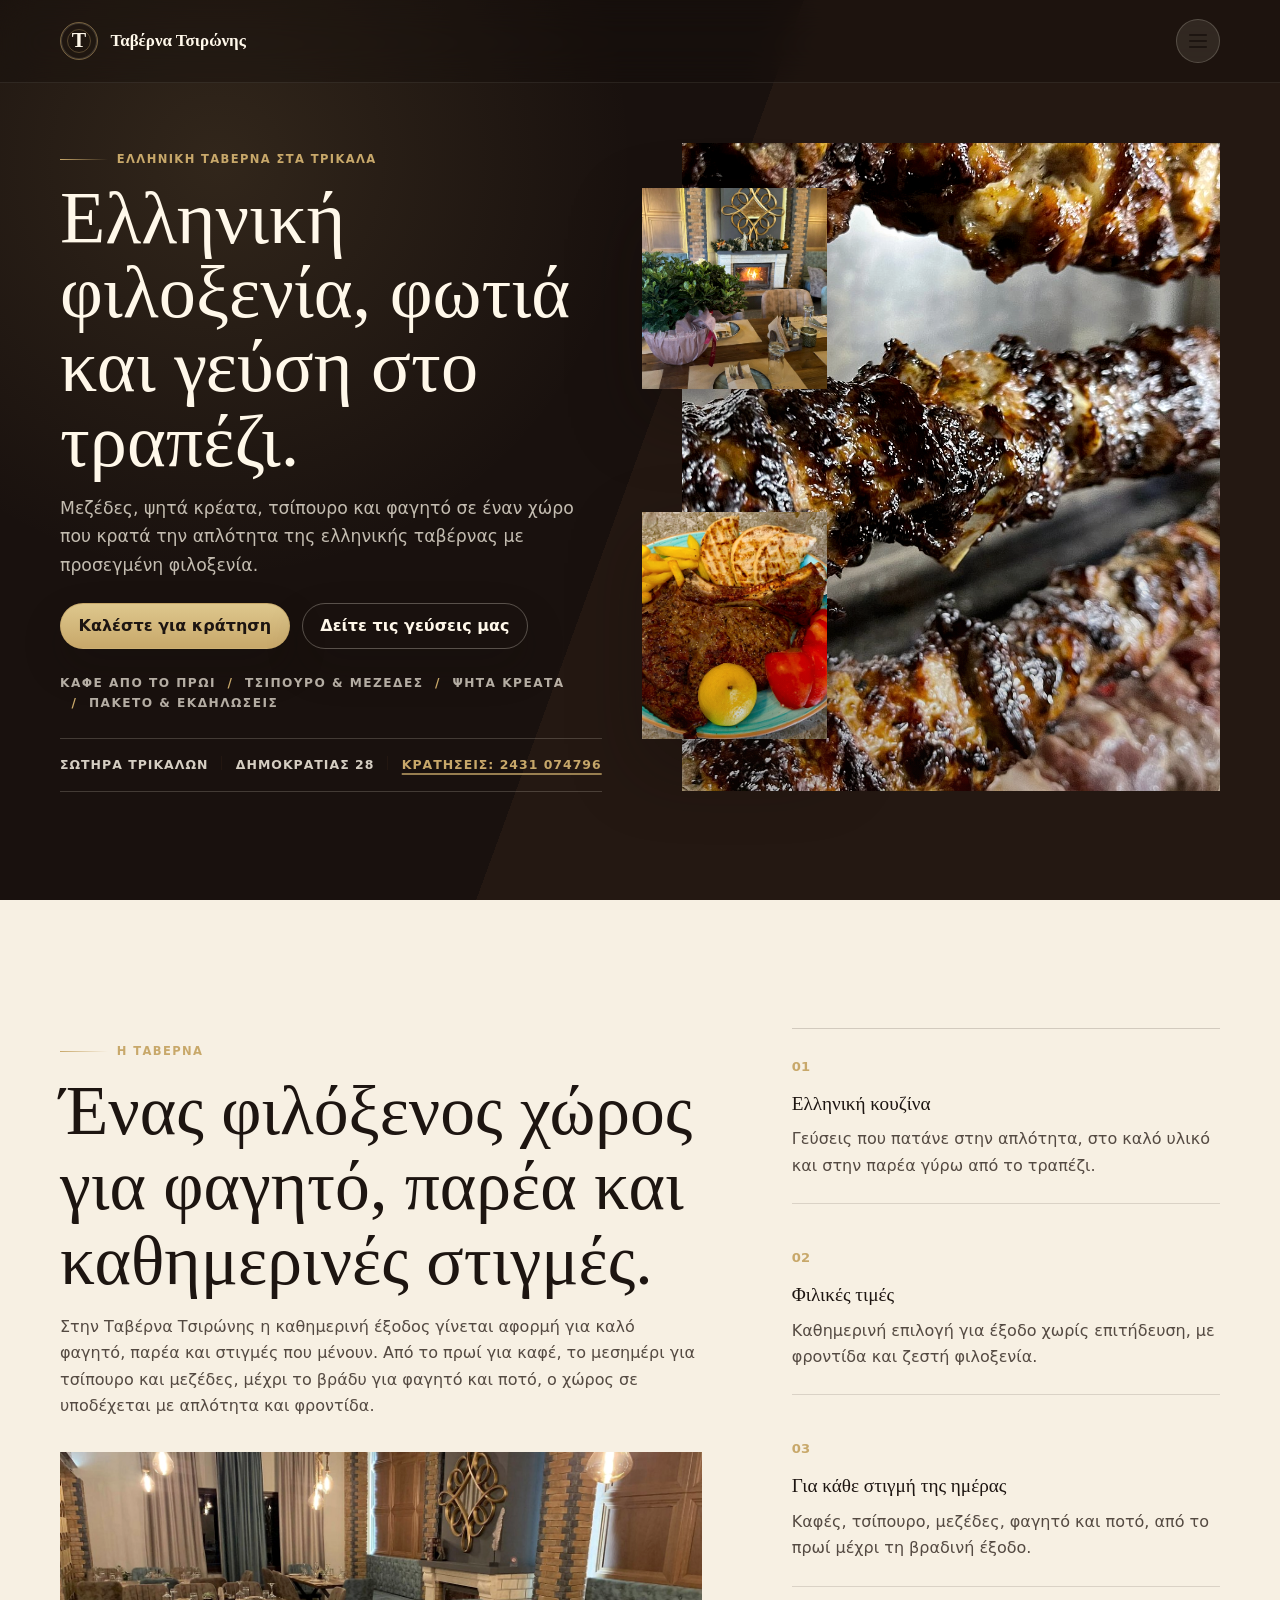
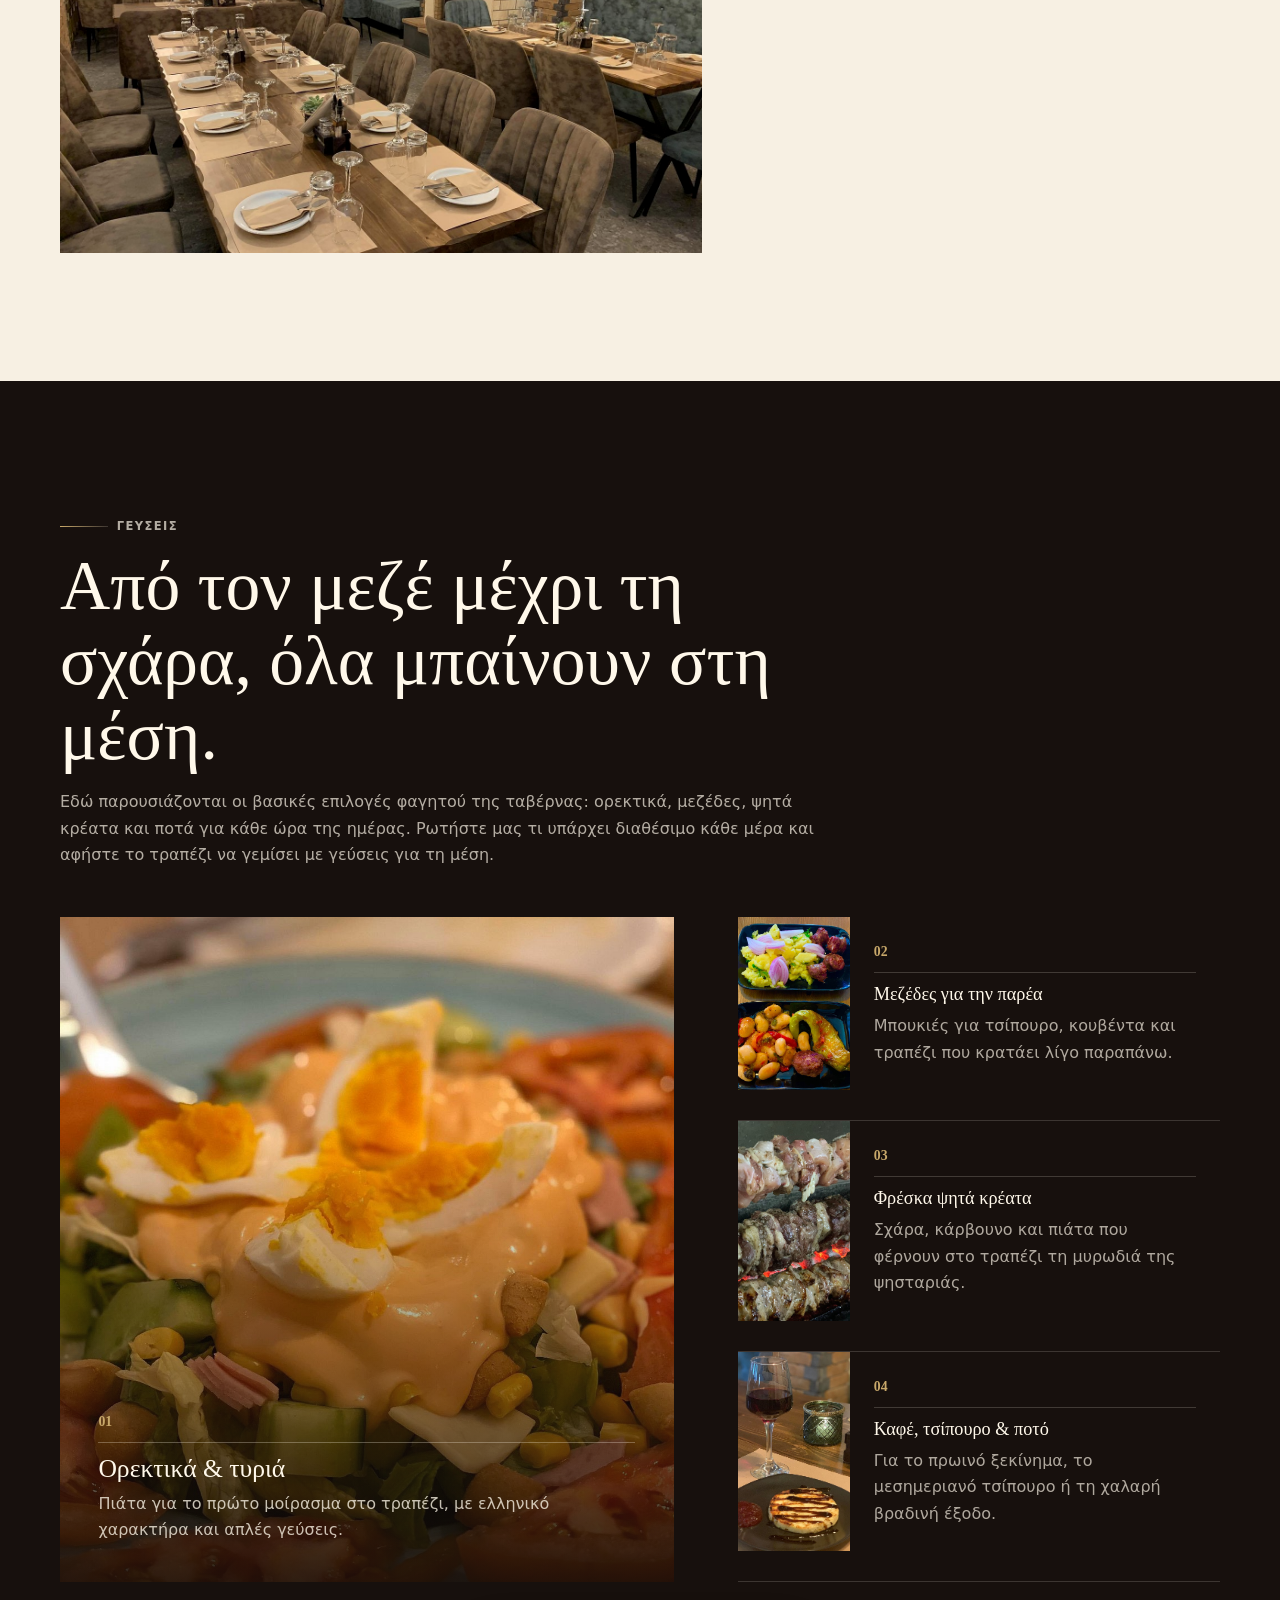
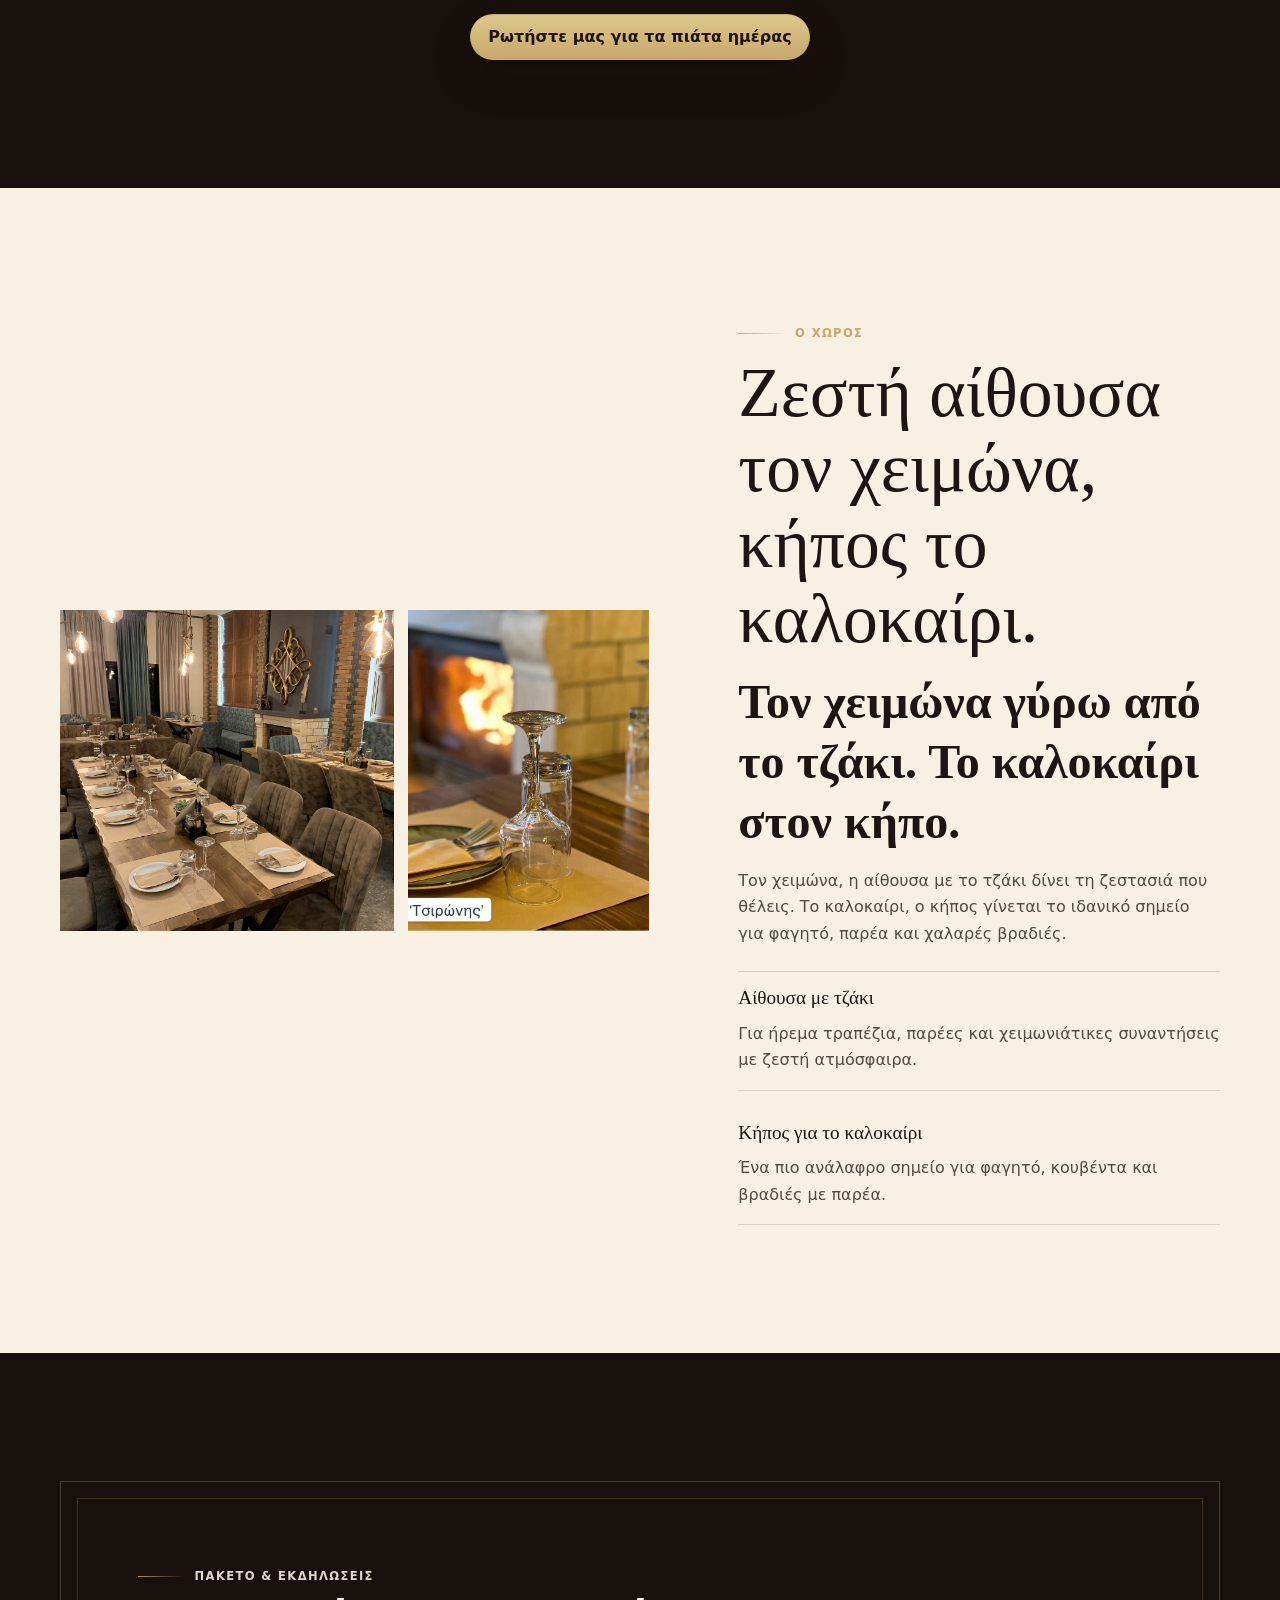
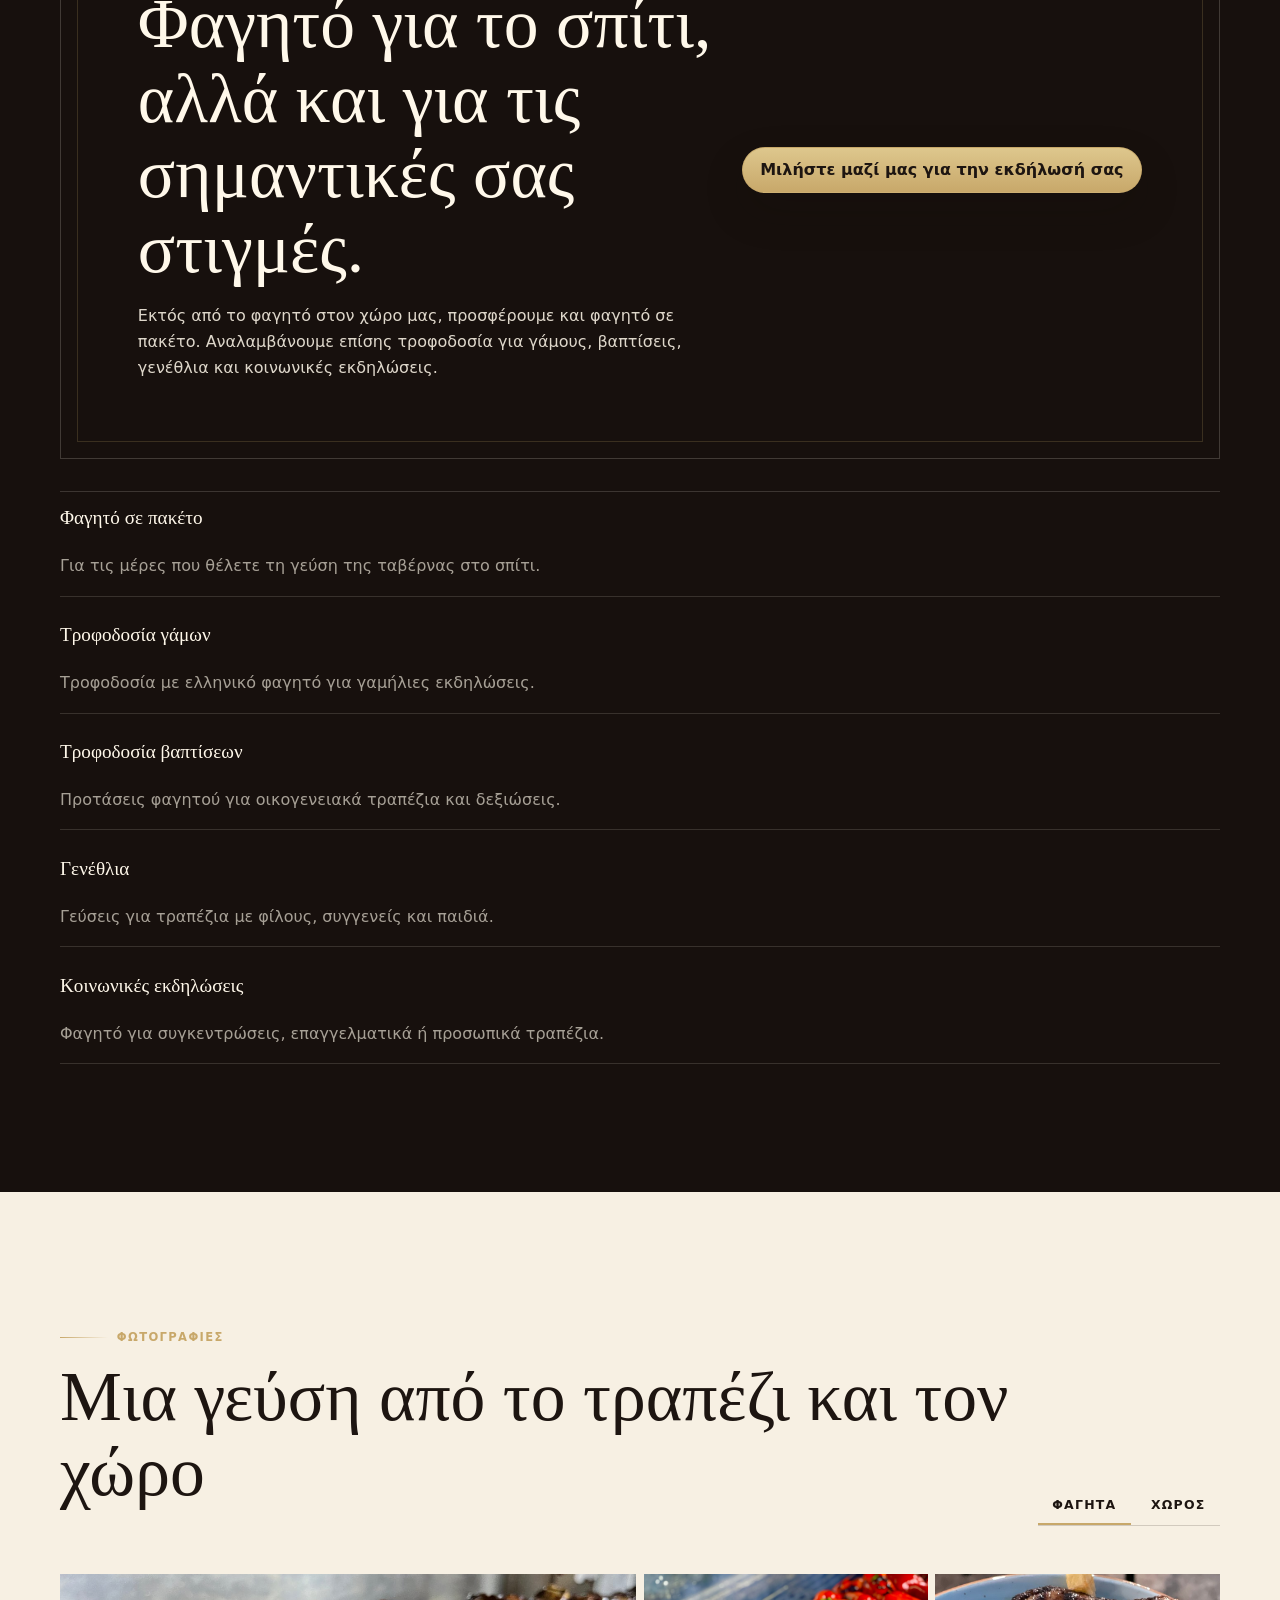
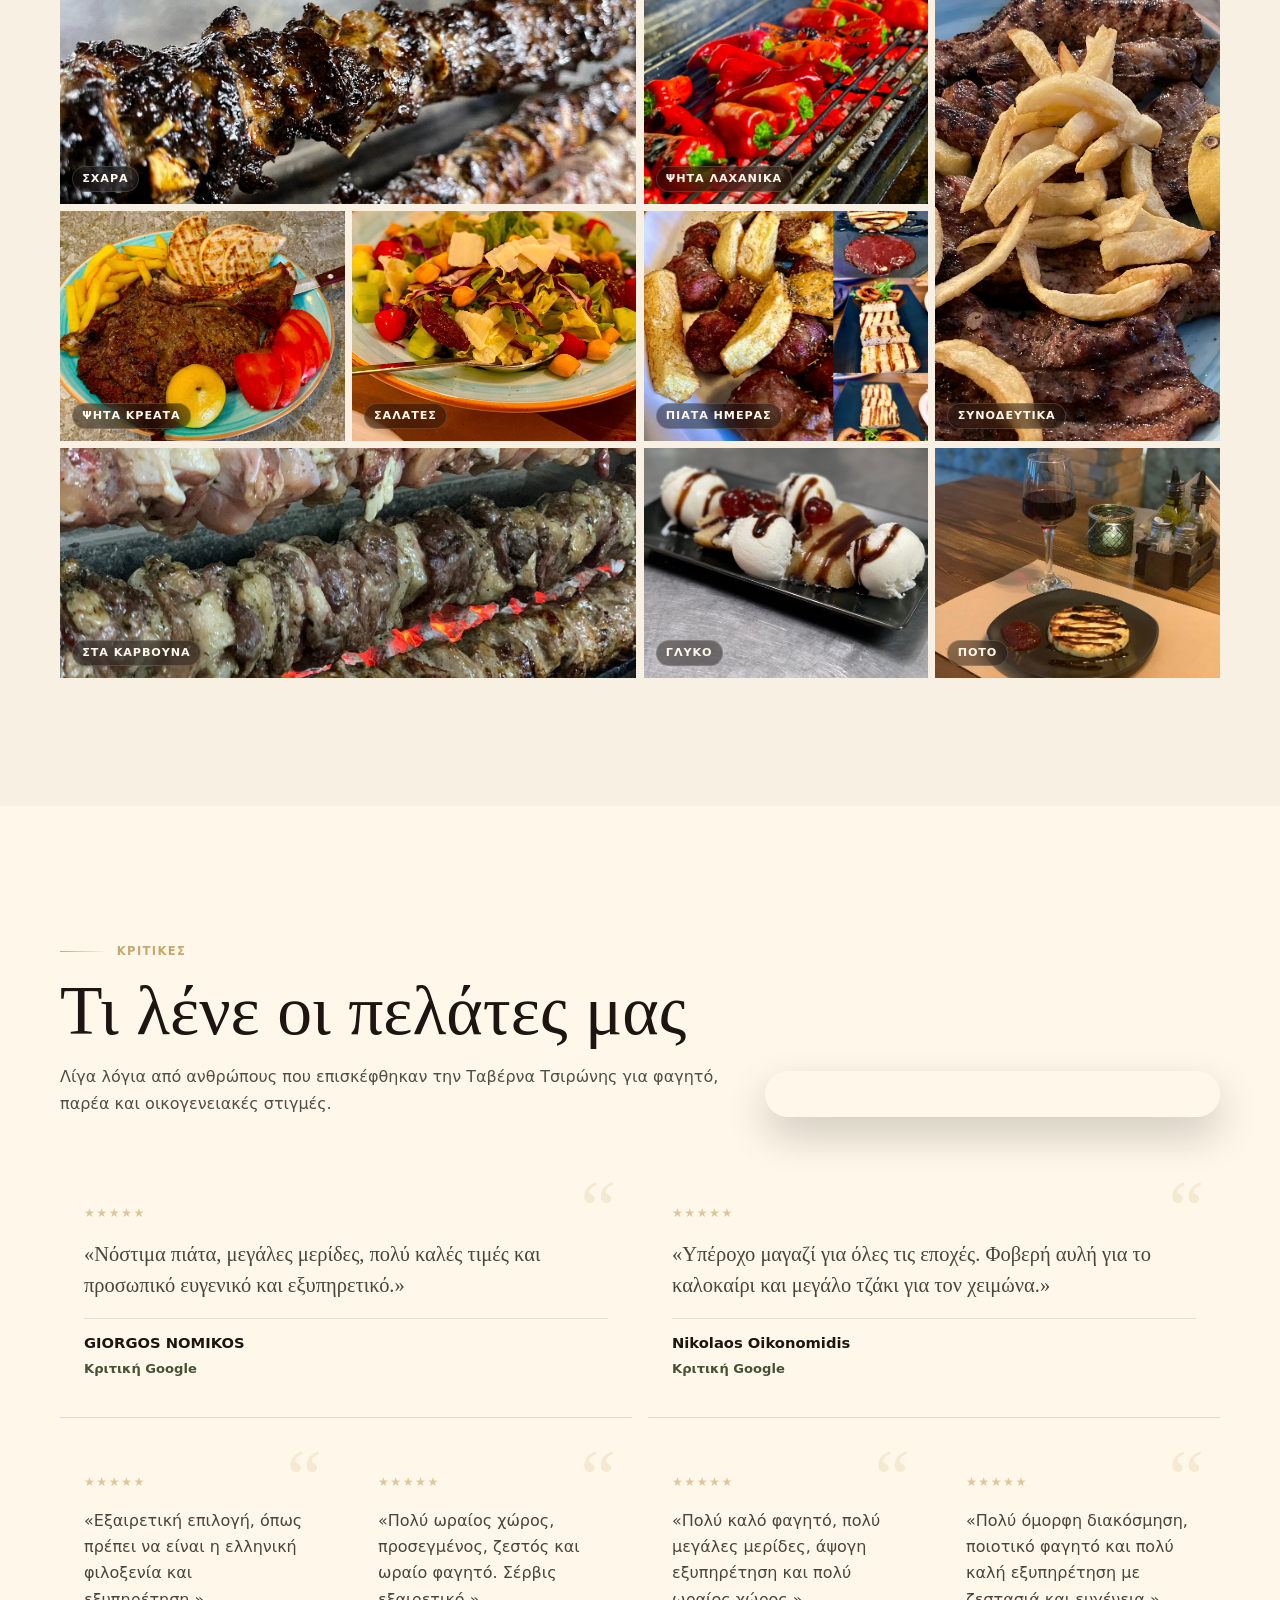
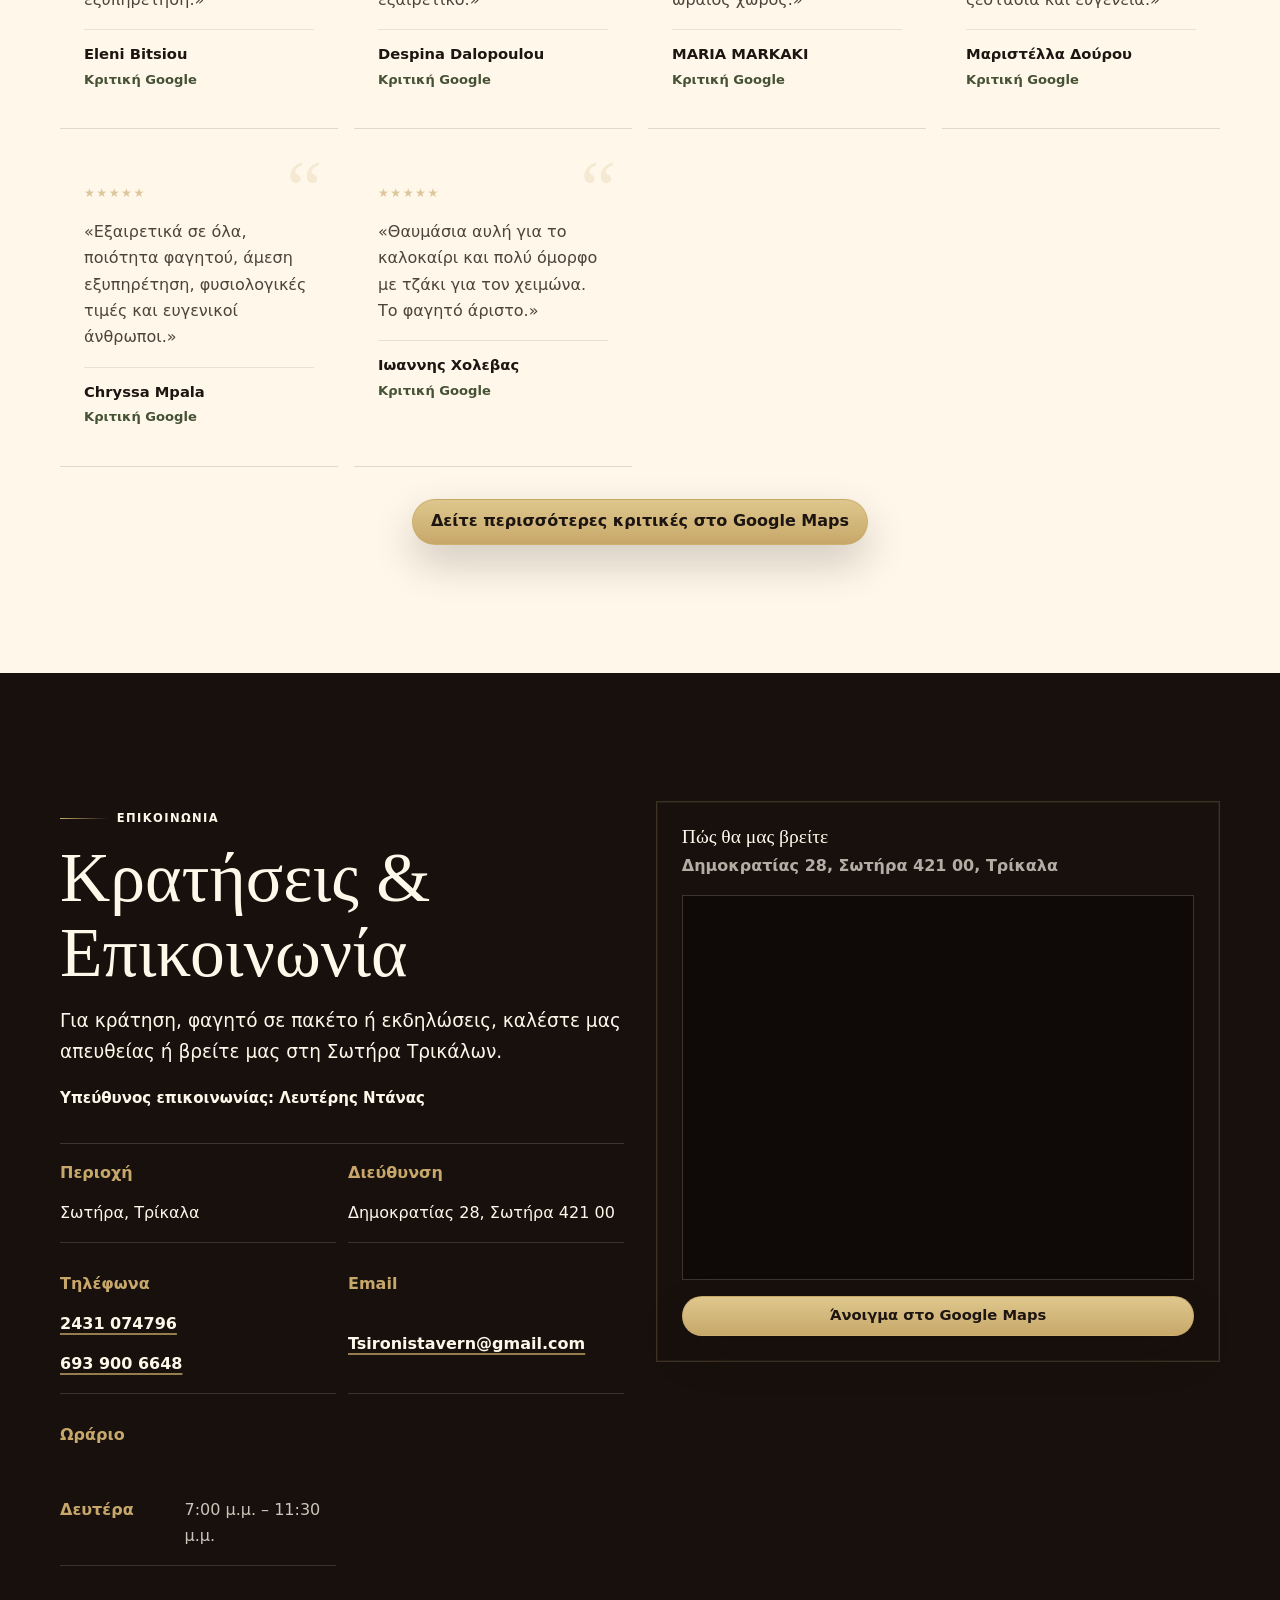
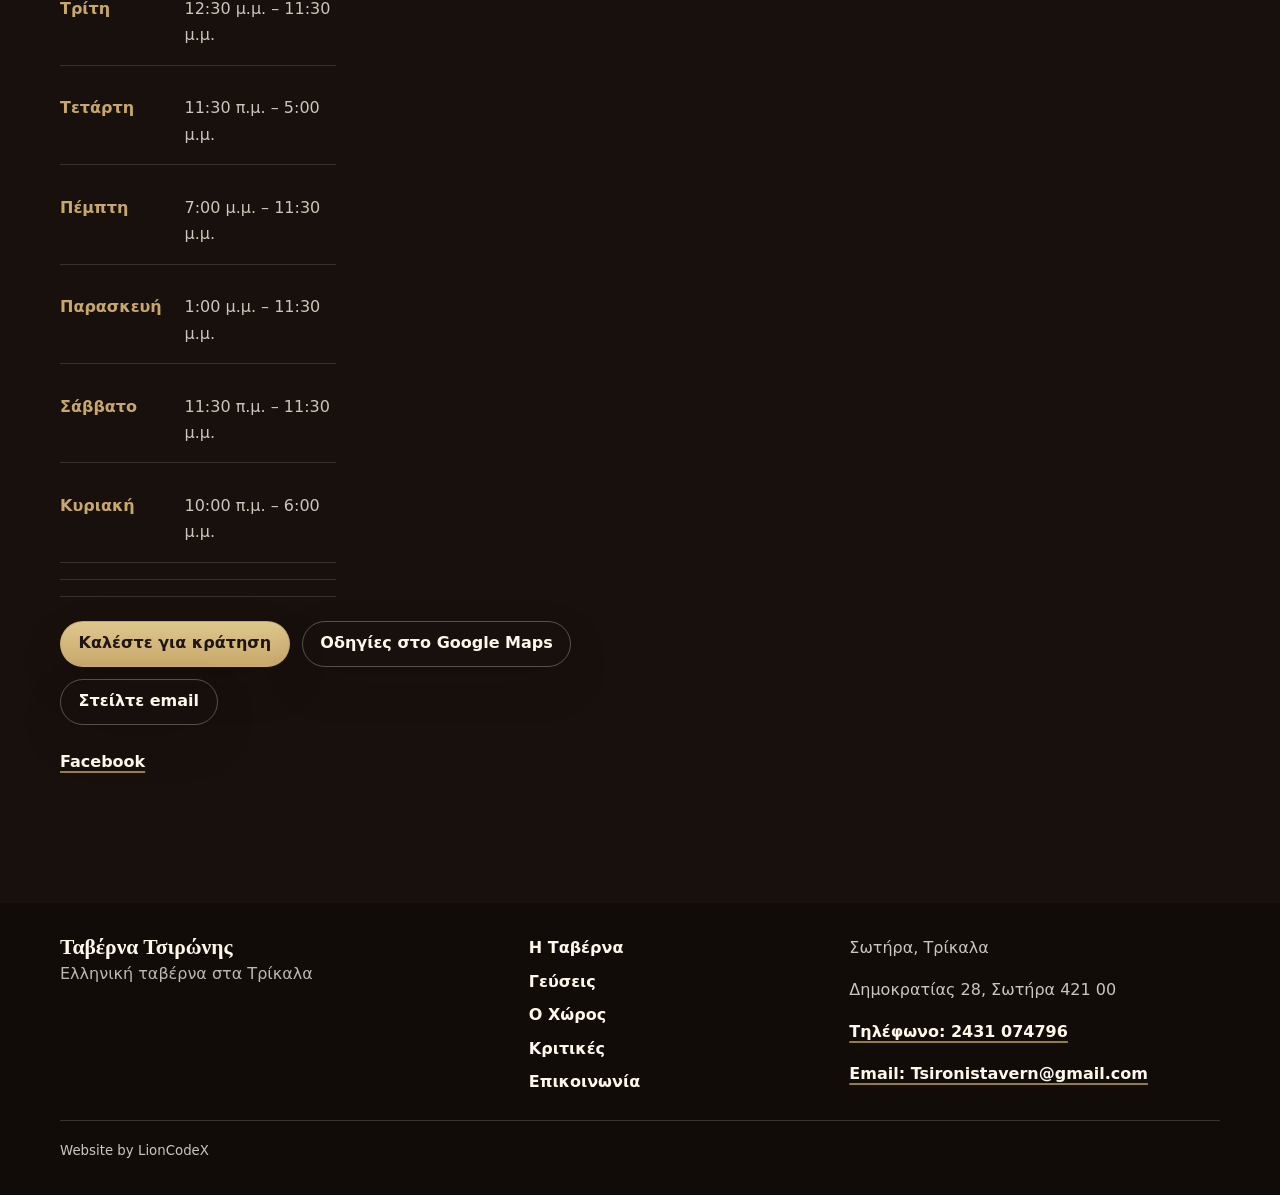
<file: index.html>
<!doctype html>
<html lang="el">
  <head>
    <meta charset="utf-8">
    <meta name="viewport" content="width=device-width, initial-scale=1">
    <title>Ταβέρνα Τσιρώνης | Ελληνική ταβέρνα στα Τρίκαλα</title>
    <meta name="description" content="Ταβέρνα Τσιρώνης στη Σωτήρα Τρικάλων, Δημοκρατίας 28: ελληνική κουζίνα, μεζέδες, ψητά κρέατα, φαγητό σε πακέτο και τροφοδοσία για εκδηλώσεις.">
    <!-- TODO preview: αντικαταστήστε το canonical με το τελικό live URL πριν το ανέβασμα. -->
    <link rel="canonical" href="https://example.com/taverna-tsironis/">
    <!-- TODO preview: αντικαταστήστε τα hreflang URLs με τα τελικά live URLs πριν το ανέβασμα. -->
    <link rel="alternate" hreflang="el" href="https://example.com/taverna-tsironis/">
    <link rel="alternate" hreflang="en" href="https://example.com/taverna-tsironis/en/">
    <link rel="alternate" hreflang="x-default" href="https://example.com/taverna-tsironis/">

    <meta property="og:type" content="restaurant">
    <meta property="og:title" content="Ταβέρνα Τσιρώνης | Ελληνική ταβέρνα στα Τρίκαλα">
    <meta property="og:description" content="Ελληνική ταβέρνα στη Σωτήρα Τρικάλων με μεζέδες, ψητά κρέατα, πακέτο και τροφοδοσία για εκδηλώσεις.">
    <!-- TODO preview: αντικαταστήστε τα παρακάτω example.com URLs με απόλυτα live URLs πριν το ανέβασμα. -->
    <meta property="og:image" content="https://example.com/photos/foods/foods14.jpg">
    <meta property="og:url" content="https://example.com/taverna-tsironis/">

    <meta name="theme-color" content="#4b2f22">
    <link rel="icon" href="data:image/svg+xml,%3Csvg xmlns='http://www.w3.org/2000/svg' viewBox='0 0 64 64'%3E%3Crect width='64' height='64' rx='32' fill='%234b2f22'/%3E%3Ctext x='32' y='42' text-anchor='middle' font-size='34' fill='%23d6a64a' font-family='Georgia'%3ET%3C/text%3E%3C/svg%3E">
    <link rel="stylesheet" href="./assets/css/styles.css">

    <script type="application/ld+json">
      {
        "@context": "https://schema.org",
        "@type": "Restaurant",
        "name": "Ταβέρνα Τσιρώνης",
        "description": "Ελληνική ταβέρνα στη Σωτήρα Τρικάλων με μεζέδες, ψητά κρέατα, φαγητό σε πακέτο και τροφοδοσία για κοινωνικές εκδηλώσεις.",
        "servesCuisine": ["Ελληνική κουζίνα", "Ψητά κρέατα", "Μεζέδες"],
        "telephone": "+302431074796",
        "email": "Tsironistavern@gmail.com",
        "address": {
          "@type": "PostalAddress",
          "streetAddress": "Δημοκρατίας 28",
          "addressLocality": "Σωτήρα",
          "addressRegion": "Τρίκαλα",
          "postalCode": "42100",
          "addressCountry": "GR"
        },
        "sameAs": [
          "https://www.facebook.com/p/Ταβέρνα-Τσιρώνης-100057270347117/?locale=el_GR"
        ],
        "hasMap": "https://maps.app.goo.gl/DN95dcbK9DdCVcUy9",
        "openingHoursSpecification": [
          {
            "@type": "OpeningHoursSpecification",
            "dayOfWeek": "Monday",
            "opens": "19:00",
            "closes": "23:30"
          },
          {
            "@type": "OpeningHoursSpecification",
            "dayOfWeek": "Tuesday",
            "opens": "12:30",
            "closes": "23:30"
          },
          {
            "@type": "OpeningHoursSpecification",
            "dayOfWeek": "Wednesday",
            "opens": "11:30",
            "closes": "17:00"
          },
          {
            "@type": "OpeningHoursSpecification",
            "dayOfWeek": "Thursday",
            "opens": "19:00",
            "closes": "23:30"
          },
          {
            "@type": "OpeningHoursSpecification",
            "dayOfWeek": "Friday",
            "opens": "13:00",
            "closes": "23:30"
          },
          {
            "@type": "OpeningHoursSpecification",
            "dayOfWeek": "Saturday",
            "opens": "11:30",
            "closes": "23:30"
          },
          {
            "@type": "OpeningHoursSpecification",
            "dayOfWeek": "Sunday",
            "opens": "10:00",
            "closes": "18:00"
          }
        ]
      }
    </script>
  </head>
  <body>
    <a class="skip-link" href="#main">Μετάβαση στο περιεχόμενο</a>

    <header class="site-header" data-header>
      <div class="container header-inner">
        <a class="brand" href="#hero" aria-label="Ταβέρνα Τσιρώνης, αρχική">
          <span class="brand-mark" aria-hidden="true">Τ</span>
          <span class="brand-text">Ταβέρνα Τσιρώνης</span>
        </a>

        <button class="nav-toggle" type="button" aria-expanded="false" aria-controls="primary-nav" aria-label="Άνοιγμα μενού" data-nav-toggle>
          <span aria-hidden="true"></span>
          <span aria-hidden="true"></span>
          <span aria-hidden="true"></span>
        </button>

        <div class="knife-nav-shell">
          <div class="knife-nav-content">
            <span class="knife-blade-mark" aria-hidden="true">
              <svg class="knife-cap-icon" viewBox="0 0 24 24" aria-hidden="true" focusable="false">
                <path d="M7 18h10"></path>
                <path d="M8 18v-4c-1.7-.45-2.8-1.65-2.8-3.15 0-1.85 1.55-3.25 3.6-3.25.55-1.8 1.8-2.9 3.2-2.9s2.65 1.1 3.2 2.9c2.05 0 3.6 1.4 3.6 3.25 0 1.5-1.1 2.7-2.8 3.15v4"></path>
                <path d="M10 14.6V18M14 14.6V18"></path>
              </svg>
            </span>
            <nav class="site-nav" id="primary-nav" aria-label="Κύρια πλοήγηση" data-nav>
              <a href="#taverna">
                <svg class="nav-icon" viewBox="0 0 24 24" aria-hidden="true" focusable="false">
                  <path d="M4 15h16"></path>
                  <path d="M6 15a6 6 0 0 1 12 0"></path>
                  <path d="M12 7v-2"></path>
                </svg>
                <span class="nav-label">Η Ταβέρνα</span>
              </a>
              <a href="#geuseis">
                <svg class="nav-icon" viewBox="0 0 24 24" aria-hidden="true" focusable="false">
                  <path d="M7 4v16"></path>
                  <path d="M5 4v5"></path>
                  <path d="M9 4v5"></path>
                  <path d="M16 4v16"></path>
                  <path d="M16 4c2 2 2 5 0 7"></path>
                </svg>
                <span class="nav-label">Γεύσεις</span>
              </a>
              <a href="#xoros">
                <svg class="nav-icon" viewBox="0 0 24 24" aria-hidden="true" focusable="false">
                  <path d="M5 12h14"></path>
                  <path d="M7 12v7"></path>
                  <path d="M17 12v7"></path>
                  <path d="M9 8c2-3 5-3 7 0"></path>
                </svg>
                <span class="nav-label">Ο Χώρος</span>
              </a>
              <a href="#ekdiloseis">
                <svg class="nav-icon" viewBox="0 0 24 24" aria-hidden="true" focusable="false">
                  <path d="M6 5h12v14H6z"></path>
                  <path d="M8 3v4"></path>
                  <path d="M16 3v4"></path>
                  <path d="M6 10h12"></path>
                </svg>
                <span class="nav-label">Εκδηλώσεις</span>
              </a>
              <a href="#gallery">
                <svg class="nav-icon" viewBox="0 0 24 24" aria-hidden="true" focusable="false">
                  <path d="M5 6h14v12H5z"></path>
                  <path d="M8 15l3-3 2 2 2-3 3 4"></path>
                  <path d="M9 9h.01"></path>
                </svg>
                <span class="nav-label">Φωτογραφίες</span>
              </a>
              <a href="#reviews">
                <svg class="nav-icon" viewBox="0 0 24 24" aria-hidden="true" focusable="false">
                  <path d="M12 5l2 4 4 .6-3 3 .7 4.4-3.7-2-3.7 2 .7-4.4-3-3 4-.6z"></path>
                </svg>
                <span class="nav-label">Κριτικές</span>
              </a>
              <a href="#contact">
                <svg class="nav-icon" viewBox="0 0 24 24" aria-hidden="true" focusable="false">
                  <path d="M5 7h14v10H5z"></path>
                  <path d="M5 8l7 5 7-5"></path>
                </svg>
                <span class="nav-label">Επικοινωνία</span>
              </a>
              <div class="language-switcher" aria-label="Language switcher">
                <span aria-current="page">EL</span>
                <span aria-hidden="true">/</span>
                <a href="./en/index.html" lang="en">EN</a>
              </div>
            </nav>

            <a class="btn btn--small header-cta" href="tel:+302431074796">ΚΡΑΤΗΣΕΙΣ <span class="cta-arrow" aria-hidden="true">→</span></a>
          </div>
        </div>
      </div>
    </header>

    <main id="main">
      <section class="hero section" id="hero" aria-labelledby="hero-title">
        <div class="container hero-grid">
          <div class="hero-content">
            <p class="eyebrow">Ελληνική ταβέρνα στα Τρίκαλα</p>
            <h1 id="hero-title">Ελληνική φιλοξενία, φωτιά και γεύση στο τραπέζι.</h1>
            <p class="hero-lead">Μεζέδες, ψητά κρέατα, τσίπουρο και φαγητό σε έναν χώρο που κρατά την απλότητα της ελληνικής ταβέρνας με προσεγμένη φιλοξενία.</p>

            <div class="hero-actions" aria-label="Βασικές ενέργειες">
              <a class="btn" href="tel:+302431074796">Καλέστε για κράτηση</a>
              <a class="btn btn--ghost" href="#geuseis">Δείτε τις γεύσεις μας</a>
            </div>

            <ul class="badge-list" aria-label="Υπηρεσίες και χαρακτηριστικά">
              <li>Καφέ από το πρωί</li>
              <li>Τσίπουρο &amp; μεζέδες</li>
              <li>Ψητά κρέατα</li>
              <li>Πακέτο &amp; εκδηλώσεις</li>
            </ul>

            <div class="hero-info-strip" aria-label="Στοιχεία κράτησης και τοποθεσίας">
              <span>Σωτήρα Τρικάλων</span>
              <span>Δημοκρατίας 28</span>
              <a href="tel:+302431074796">Κρατήσεις: 2431 074796</a>
            </div>
          </div>

          <div class="hero-visual" aria-label="Φωτογραφίες από φαγητά και τον χώρο της ταβέρνας">
            <figure class="photo-tile photo-tile--large">
              <img src="./photos/foods/foods14.jpg" width="1400" height="1050" alt="Σούβλες και ψητά κρέατα πάνω στη σχάρα" decoding="async" fetchpriority="high">
            </figure>
            <figure class="photo-tile photo-tile--small photo-tile--top">
              <img src="./photos/esoteriko/esoteriko1.jpg" width="1400" height="1050" alt="Στρωμένο τραπέζι στην αίθουσα με αναμμένο τζάκι στο βάθος" decoding="async" fetchpriority="high">
            </figure>
            <figure class="photo-tile photo-tile--small photo-tile--bottom">
              <img src="./photos/foods/foods21.jpg" width="1400" height="1050" alt="Πιάτο με ψητό κρέας, πατάτες και πίτα" decoding="async" fetchpriority="high">
            </figure>
          </div>
        </div>
      </section>

      <div class="pattern-divider" aria-hidden="true"></div>

      <section class="section about-section" id="taverna" aria-labelledby="about-title">
        <div class="container two-column">
          <div class="section-copy">
            <p class="eyebrow">Η Ταβέρνα</p>
            <h2 id="about-title">Ένας φιλόξενος χώρος για φαγητό, παρέα και καθημερινές στιγμές.</h2>
            <p>Στην Ταβέρνα Τσιρώνης η καθημερινή έξοδος γίνεται αφορμή για καλό φαγητό, παρέα και στιγμές που μένουν. Από το πρωί για καφέ, το μεσημέρι για τσίπουρο και μεζέδες, μέχρι το βράδυ για φαγητό και ποτό, ο χώρος σε υποδέχεται με απλότητα και φροντίδα.</p>
            <figure class="about-editorial-image">
              <img src="./photos/esoteriko/esoteriko20.jpg" width="1400" height="1050" alt="Η κεντρική αίθουσα της ταβέρνας με ζεστό φωτισμό και στρωμένα τραπέζια" loading="lazy" decoding="async">
            </figure>
          </div>

          <div class="feature-grid" aria-label="Χαρακτηριστικά ταβέρνας">
            <article class="feature-card">
              <span class="feature-kicker">01</span>
              <h3>Ελληνική κουζίνα</h3>
              <p>Γεύσεις που πατάνε στην απλότητα, στο καλό υλικό και στην παρέα γύρω από το τραπέζι.</p>
            </article>
            <article class="feature-card">
              <span class="feature-kicker">02</span>
              <h3>Φιλικές τιμές</h3>
              <p>Καθημερινή επιλογή για έξοδο χωρίς επιτήδευση, με φροντίδα και ζεστή φιλοξενία.</p>
            </article>
            <article class="feature-card">
              <span class="feature-kicker">03</span>
              <h3>Για κάθε στιγμή της ημέρας</h3>
              <p>Καφές, τσίπουρο, μεζέδες, φαγητό και ποτό, από το πρωί μέχρι τη βραδινή έξοδο.</p>
            </article>
          </div>
        </div>
      </section>

      <section class="section tastes-section section-band" id="geuseis" aria-labelledby="tastes-title">
        <div class="container">
          <div class="section-heading">
            <p class="eyebrow">Γεύσεις</p>
            <h2 id="tastes-title">Από τον μεζέ μέχρι τη σχάρα, όλα μπαίνουν στη μέση.</h2>
            <p>Εδώ παρουσιάζονται οι βασικές επιλογές φαγητού της ταβέρνας: ορεκτικά, μεζέδες, ψητά κρέατα και ποτά για κάθε ώρα της ημέρας. Ρωτήστε μας τι υπάρχει διαθέσιμο κάθε μέρα και αφήστε το τραπέζι να γεμίσει με γεύσεις για τη μέση.</p>
          </div>

          <div class="taste-grid">
            <article class="taste-card">
              <img src="./photos/foods/foods31.jpg" width="1100" height="1467" alt="Σαλάτα με τυρί, λαχανικά και αυγό" loading="lazy" decoding="async">
              <div>
                <span class="taste-number">01</span>
                <h3>Ορεκτικά &amp; τυριά</h3>
                <p>Πιάτα για το πρώτο μοίρασμα στο τραπέζι, με ελληνικό χαρακτήρα και απλές γεύσεις.</p>
              </div>
            </article>
            <article class="taste-card">
              <img src="./photos/foods/foods22.jpg" width="1400" height="1050" alt="Ποικιλία από μεζέδες σε μικρά πιάτα" loading="lazy" decoding="async">
              <div>
                <span class="taste-number">02</span>
                <h3>Μεζέδες για την παρέα</h3>
                <p>Μπουκιές για τσίπουρο, κουβέντα και τραπέζι που κρατάει λίγο παραπάνω.</p>
              </div>
            </article>
            <article class="taste-card">
              <img src="./photos/foods/foods29.jpg" width="1400" height="1050" alt="Κρέατα που ψήνονται πάνω σε κάρβουνα" loading="lazy" decoding="async">
              <div>
                <span class="taste-number">03</span>
                <h3>Φρέσκα ψητά κρέατα</h3>
                <p>Σχάρα, κάρβουνο και πιάτα που φέρνουν στο τραπέζι τη μυρωδιά της ψησταριάς.</p>
              </div>
            </article>
            <article class="taste-card">
              <img src="./photos/foods/foods28.jpg" width="1400" height="1050" alt="Ποτήρι κρασί δίπλα σε πιάτο με ψητό τυρί" loading="lazy" decoding="async">
              <div>
                <span class="taste-number">04</span>
                <h3>Καφέ, τσίπουρο &amp; ποτό</h3>
                <p>Για το πρωινό ξεκίνημα, το μεσημεριανό τσίπουρο ή τη χαλαρή βραδινή έξοδο.</p>
              </div>
            </article>
          </div>

          <div class="center-action">
            <a class="btn" href="tel:+302431074796">Ρωτήστε μας για τα πιάτα ημέρας</a>
          </div>
        </div>
      </section>

      <section class="section place-section" id="xoros" aria-labelledby="place-title">
        <div class="container place-grid">
          <div class="place-media">
            <img class="place-main" src="./photos/esoteriko/esoteriko20.jpg" width="1400" height="1050" alt="Η κεντρική αίθουσα της ταβέρνας με στρωμένα τραπέζια" loading="lazy" decoding="async">
            <img class="place-accent" src="./photos/esoteriko/esoteriko14.jpg" width="1284" height="963" alt="Τραπέζι κοντά στο τζάκι της ταβέρνας" loading="lazy" decoding="async">
          </div>

          <div class="section-copy">
            <p class="eyebrow">Ο Χώρος</p>
            <h2 id="place-title">Ζεστή αίθουσα τον χειμώνα, κήπος το καλοκαίρι.</h2>
            <p class="place-quote">Τον χειμώνα γύρω από το τζάκι. Το καλοκαίρι στον κήπο.</p>
            <p>Τον χειμώνα, η αίθουσα με το τζάκι δίνει τη ζεστασιά που θέλεις. Το καλοκαίρι, ο κήπος γίνεται το ιδανικό σημείο για φαγητό, παρέα και χαλαρές βραδιές.</p>

            <div class="mini-feature-list">
              <article>
                <h3>Αίθουσα με τζάκι</h3>
                <p>Για ήρεμα τραπέζια, παρέες και χειμωνιάτικες συναντήσεις με ζεστή ατμόσφαιρα.</p>
              </article>
              <article>
                <h3>Κήπος για το καλοκαίρι</h3>
                <p>Ένα πιο ανάλαφρο σημείο για φαγητό, κουβέντα και βραδιές με παρέα.</p>
              </article>
            </div>
          </div>
        </div>
      </section>

      <section class="section events-section section-band" id="ekdiloseis" aria-labelledby="events-title">
        <div class="container">
          <div class="cta-band">
            <div>
              <p class="eyebrow">Πακέτο &amp; Εκδηλώσεις</p>
              <h2 id="events-title">Φαγητό για το σπίτι, αλλά και για τις σημαντικές σας στιγμές.</h2>
              <p>Εκτός από το φαγητό στον χώρο μας, προσφέρουμε και φαγητό σε πακέτο. Αναλαμβάνουμε επίσης τροφοδοσία για γάμους, βαπτίσεις, γενέθλια και κοινωνικές εκδηλώσεις.</p>
            </div>
            <a class="btn btn--light" href="tel:+302431074796">Μιλήστε μαζί μας για την εκδήλωσή σας</a>
          </div>

          <div class="service-grid" aria-label="Υπηρεσίες πακέτου και εκδηλώσεων">
            <article class="service-card">
              <h3>Φαγητό σε πακέτο</h3>
              <p>Για τις μέρες που θέλετε τη γεύση της ταβέρνας στο σπίτι.</p>
            </article>
            <article class="service-card">
              <h3>Τροφοδοσία γάμων</h3>
              <p>Τροφοδοσία με ελληνικό φαγητό για γαμήλιες εκδηλώσεις.</p>
            </article>
            <article class="service-card">
              <h3>Τροφοδοσία βαπτίσεων</h3>
              <p>Προτάσεις φαγητού για οικογενειακά τραπέζια και δεξιώσεις.</p>
            </article>
            <article class="service-card">
              <h3>Γενέθλια</h3>
              <p>Γεύσεις για τραπέζια με φίλους, συγγενείς και παιδιά.</p>
            </article>
            <article class="service-card">
              <h3>Κοινωνικές εκδηλώσεις</h3>
              <p>Φαγητό για συγκεντρώσεις, επαγγελματικά ή προσωπικά τραπέζια.</p>
            </article>
          </div>
        </div>
      </section>

      <section class="section gallery-section" id="gallery" aria-labelledby="gallery-title">
        <div class="container">
          <div class="section-heading section-heading--split">
            <div>
              <p class="eyebrow">Φωτογραφίες</p>
              <h2 id="gallery-title">Μια γεύση από το τραπέζι και τον χώρο</h2>
            </div>
            <div class="gallery-controls" role="group" aria-label="Φίλτρα φωτογραφιών">
              <button class="filter-button is-active" type="button" data-filter="foods" aria-pressed="true">Φαγητά</button>
              <button class="filter-button" type="button" data-filter="space" aria-pressed="false">Χώρος</button>
            </div>
          </div>

          <p class="sr-only" data-gallery-status aria-live="polite">Εμφανίζονται οι φωτογραφίες φαγητών.</p>

          <div class="gallery-grid" data-gallery>
            <button class="gallery-item gallery-item--wide" type="button" data-category="foods" data-full="./photos/foods/foods14.jpg" data-caption="Σούβλες και ψητά κρέατα στη σχάρα">
              <img src="./photos/foods/foods14.jpg" width="1400" height="1050" alt="Σούβλες και ψητά κρέατα στη σχάρα" loading="lazy" decoding="async">
              <span>Σχάρα</span>
            </button>
            <button class="gallery-item" type="button" data-category="foods" data-full="./photos/foods/foods11.jpg" data-caption="Πιπεριές που ψήνονται στη σχάρα">
              <img src="./photos/foods/foods11.jpg" width="1400" height="1050" alt="Κόκκινες πιπεριές που ψήνονται στη σχάρα" loading="lazy" decoding="async">
              <span>Ψητά λαχανικά</span>
            </button>
            <button class="gallery-item gallery-item--tall" type="button" data-category="foods" data-full="./photos/foods/foods8.jpg" data-caption="Τραγανές πατάτες δίπλα σε ψητό κρέας">
              <img src="./photos/foods/foods8.jpg" width="1100" height="1467" alt="Τραγανές πατάτες δίπλα σε ψητό κρέας" loading="lazy" decoding="async">
              <span>Συνοδευτικά</span>
            </button>
            <button class="gallery-item" type="button" data-category="foods" data-full="./photos/foods/foods21.jpg" data-caption="Πιάτο με ψητό κρέας, πατάτες και πίτα">
              <img src="./photos/foods/foods21.jpg" width="1400" height="1050" alt="Πιάτο με ψητό κρέας, πατάτες και πίτα" loading="lazy" decoding="async">
              <span>Ψητά κρέατα</span>
            </button>
            <button class="gallery-item" type="button" data-category="foods" data-full="./photos/foods/foods30.jpg" data-caption="Πολύχρωμη σαλάτα με τυρί και λαχανικά">
              <img src="./photos/foods/foods30.jpg" width="1100" height="1467" alt="Πολύχρωμη σαλάτα με τυρί και λαχανικά" loading="lazy" decoding="async">
              <span>Σαλάτες</span>
            </button>
            <button class="gallery-item gallery-item--wide" type="button" data-category="foods" data-full="./photos/foods/foods29.jpg" data-caption="Κρέατα που ψήνονται πάνω στα κάρβουνα">
              <img src="./photos/foods/foods29.jpg" width="1400" height="1050" alt="Κρέατα που ψήνονται πάνω στα κάρβουνα" loading="lazy" decoding="async">
              <span>Στα κάρβουνα</span>
            </button>
            <button class="gallery-item" type="button" data-category="foods" data-full="./photos/foods/foods4.jpg" data-caption="Πιάτο με κρέας, πατάτες και σάλτσες">
              <img src="./photos/foods/foods4.jpg" width="1400" height="1400" alt="Πιάτο με κρέας, πατάτες και σάλτσες" loading="lazy" decoding="async">
              <span>Πιάτα ημέρας</span>
            </button>
            <button class="gallery-item" type="button" data-category="foods" data-full="./photos/foods/foods25.jpg" data-caption="Γλυκό με παγωτό και σιρόπι">
              <img src="./photos/foods/foods25.jpg" width="1400" height="1050" alt="Γλυκό με παγωτό, σιρόπι και κεράσια" loading="lazy" decoding="async">
              <span>Γλυκό</span>
            </button>
            <button class="gallery-item" type="button" data-category="foods" data-full="./photos/foods/foods28.jpg" data-caption="Ποτήρι κρασί δίπλα σε ψητό τυρί">
              <img src="./photos/foods/foods28.jpg" width="1400" height="1050" alt="Ποτήρι κρασί δίπλα σε πιάτο με ψητό τυρί" loading="lazy" decoding="async">
              <span>Ποτό</span>
            </button>

            <button class="gallery-item gallery-item--wide" type="button" data-category="space" data-full="./photos/esoteriko/esoteriko1.jpg" data-caption="Στρωμένο τραπέζι δίπλα στο τζάκι της ταβέρνας" hidden>
              <img src="./photos/esoteriko/esoteriko1.jpg" width="1400" height="1050" alt="Στρωμένο τραπέζι δίπλα στο τζάκι της ταβέρνας" loading="lazy" decoding="async">
              <span>Τζάκι</span>
            </button>
            <button class="gallery-item" type="button" data-category="space" data-full="./photos/esoteriko/esoteriko16.jpg" data-caption="Σειρά από στρωμένα τραπέζια στην αίθουσα" hidden>
              <img src="./photos/esoteriko/esoteriko16.jpg" width="1400" height="1050" alt="Σειρά από στρωμένα τραπέζια στην αίθουσα" loading="lazy" decoding="async">
              <span>Στρωμένα τραπέζια</span>
            </button>
            <button class="gallery-item" type="button" data-category="space" data-full="./photos/esoteriko/esoteriko20.jpg" data-caption="Η αίθουσα της ταβέρνας με ζεστό φωτισμό" hidden>
              <img src="./photos/esoteriko/esoteriko20.jpg" width="1400" height="1050" alt="Η αίθουσα της ταβέρνας με ζεστό φωτισμό" loading="lazy" decoding="async">
              <span>Αίθουσα</span>
            </button>
            <button class="gallery-item gallery-item--tall" type="button" data-category="space" data-full="./photos/esoteriko/esoteriko26.jpg" data-caption="Διακοσμητική λεπτομέρεια στον εσωτερικό χώρο" hidden>
              <img src="./photos/esoteriko/esoteriko26.jpg" width="1100" height="1650" alt="Διακοσμητική λεπτομέρεια στον εσωτερικό χώρο" loading="lazy" decoding="async">
              <span>Λεπτομέρειες</span>
            </button>
            <button class="gallery-item" type="button" data-category="space" data-full="./photos/esoteriko/esoteriko27.jpg" data-caption="Ζεστός φωτισμός πάνω από τα τραπέζια" hidden>
              <img src="./photos/esoteriko/esoteriko27.jpg" width="1400" height="933" alt="Ζεστός φωτισμός πάνω από τα τραπέζια" loading="lazy" decoding="async">
              <span>Φωτισμός</span>
            </button>
            <button class="gallery-item gallery-item--wide" type="button" data-category="space" data-full="./photos/esoteriko/esoteriko29.jpg" data-caption="Τραπεζαρία της ταβέρνας έτοιμη για παρέες" hidden>
              <img src="./photos/esoteriko/esoteriko29.jpg" width="960" height="720" alt="Τραπεζαρία της ταβέρνας έτοιμη για παρέες" loading="lazy" decoding="async">
              <span>Τραπεζαρία</span>
            </button>
            <button class="gallery-item" type="button" data-category="space" data-full="./photos/esoteriko/esoteriko30.jpg" data-caption="Στρωμένο τραπέζι με ποτήρια και σερβίτσια" hidden>
              <img src="./photos/esoteriko/esoteriko30.jpg" width="960" height="720" alt="Στρωμένο τραπέζι με ποτήρια και σερβίτσια" loading="lazy" decoding="async">
              <span>Τραπέζι</span>
            </button>
            <button class="gallery-item" type="button" data-category="space" data-full="./photos/esoteriko/esoteriko31.jpg" data-caption="Κρεμασμένα ποτήρια στο bar της ταβέρνας" hidden>
              <img src="./photos/esoteriko/esoteriko31.jpg" width="960" height="720" alt="Κρεμασμένα ποτήρια στο bar της ταβέρνας" loading="lazy" decoding="async">
              <span>Bar</span>
            </button>
            <button class="gallery-item" type="button" data-category="space" data-full="./photos/esoteriko/esoteriko7.jpg" data-caption="Τραπέζι με λουλούδια και τζάκι στο βάθος" hidden>
              <img src="./photos/esoteriko/esoteriko7.jpg" width="640" height="480" alt="Τραπέζι με λουλούδια και τζάκι στο βάθος" loading="lazy" decoding="async">
              <span>Ατμόσφαιρα</span>
            </button>
          </div>
        </div>
      </section>

      <section class="section reviews-section section-band" id="reviews" aria-labelledby="reviews-title">
        <div class="container">
          <div class="section-heading section-heading--split">
            <div>
              <p class="eyebrow">Κριτικές</p>
              <h2 id="reviews-title">Τι λένε οι πελάτες μας</h2>
              <p>Λίγα λόγια από ανθρώπους που επισκέφθηκαν την Ταβέρνα Τσιρώνης για φαγητό, παρέα και οικογενειακές στιγμές.</p>
            </div>
            <a class="btn btn--ghost" href="https://maps.app.goo.gl/DN95dcbK9DdCVcUy9" target="_blank" rel="noopener">Δείτε περισσότερες κριτικές στο Google Maps</a>
          </div>

          <div class="reviews-grid" aria-label="Επιλεγμένες κριτικές Google">
            <article class="review-card review-card--featured">
              <span class="review-stars" aria-label="5 αστέρια">★★★★★</span>
              <p>«Νόστιμα πιάτα, μεγάλες μερίδες, πολύ καλές τιμές και προσωπικό ευγενικό και εξυπηρετικό.»</p>
              <footer>
                <strong>GIORGOS NOMIKOS</strong>
                <span>Κριτική Google</span>
              </footer>
            </article>
            <article class="review-card review-card--featured">
              <span class="review-stars" aria-label="5 αστέρια">★★★★★</span>
              <p>«Υπέροχο μαγαζί για όλες τις εποχές. Φοβερή αυλή για το καλοκαίρι και μεγάλο τζάκι για τον χειμώνα.»</p>
              <footer>
                <strong>Nikolaos Oikonomidis</strong>
                <span>Κριτική Google</span>
              </footer>
            </article>
            <article class="review-card">
              <span class="review-stars" aria-label="5 αστέρια">★★★★★</span>
              <p>«Εξαιρετική επιλογή, όπως πρέπει να είναι η ελληνική φιλοξενία και εξυπηρέτηση.»</p>
              <footer>
                <strong>Eleni Bitsiou</strong>
                <span>Κριτική Google</span>
              </footer>
            </article>
            <article class="review-card">
              <span class="review-stars" aria-label="5 αστέρια">★★★★★</span>
              <p>«Πολύ ωραίος χώρος, προσεγμένος, ζεστός και ωραίο φαγητό. Σέρβις εξαιρετικό.»</p>
              <footer>
                <strong>Despina Dalopoulou</strong>
                <span>Κριτική Google</span>
              </footer>
            </article>
            <article class="review-card">
              <span class="review-stars" aria-label="5 αστέρια">★★★★★</span>
              <p>«Πολύ καλό φαγητό, πολύ μεγάλες μερίδες, άψογη εξυπηρέτηση και πολύ ωραίος χώρος.»</p>
              <footer>
                <strong>MARIA MARKAKI</strong>
                <span>Κριτική Google</span>
              </footer>
            </article>
            <article class="review-card">
              <span class="review-stars" aria-label="5 αστέρια">★★★★★</span>
              <p>«Πολύ όμορφη διακόσμηση, ποιοτικό φαγητό και πολύ καλή εξυπηρέτηση με ζεστασιά και ευγένεια.»</p>
              <footer>
                <strong>Μαριστέλλα Δούρου</strong>
                <span>Κριτική Google</span>
              </footer>
            </article>
            <article class="review-card">
              <span class="review-stars" aria-label="5 αστέρια">★★★★★</span>
              <p>«Εξαιρετικά σε όλα, ποιότητα φαγητού, άμεση εξυπηρέτηση, φυσιολογικές τιμές και ευγενικοί άνθρωποι.»</p>
              <footer>
                <strong>Chryssa Mpala</strong>
                <span>Κριτική Google</span>
              </footer>
            </article>
            <article class="review-card">
              <span class="review-stars" aria-label="5 αστέρια">★★★★★</span>
              <p>«Θαυμάσια αυλή για το καλοκαίρι και πολύ όμορφο με τζάκι για τον χειμώνα. Το φαγητό άριστο.»</p>
              <footer>
                <strong>Ιωαννης Χολεβας</strong>
                <span>Κριτική Google</span>
              </footer>
            </article>
          </div>

          <div class="center-action">
            <a class="btn" href="https://maps.app.goo.gl/DN95dcbK9DdCVcUy9" target="_blank" rel="noopener">Δείτε περισσότερες κριτικές στο Google Maps</a>
          </div>
        </div>
      </section>

      <section class="section contact-section section-band" id="contact" aria-labelledby="contact-title">
        <div class="container contact-grid">
          <div>
            <p class="eyebrow">Επικοινωνία</p>
            <h2 id="contact-title">Κρατήσεις &amp; Επικοινωνία</h2>
            <p class="reservation-lead">Για κράτηση, φαγητό σε πακέτο ή εκδηλώσεις, καλέστε μας απευθείας ή βρείτε μας στη Σωτήρα Τρικάλων.</p>
            <p class="contact-person">Υπεύθυνος επικοινωνίας: Λευτέρης Ντάνας</p>

            <address class="contact-list" aria-label="Στοιχεία επικοινωνίας">
              <span>
                <strong>Περιοχή</strong>
                Σωτήρα, Τρίκαλα
              </span>
              <span>
                <strong>Διεύθυνση</strong>
                Δημοκρατίας 28, Σωτήρα 421 00
              </span>
              <span>
                <strong>Τηλέφωνα</strong>
                <a href="tel:+302431074796">2431 074796</a>
                <a href="tel:+306939006648">693 900 6648</a>
              </span>
              <span>
                <strong>Email</strong>
                <a href="mailto:Tsironistavern@gmail.com">Tsironistavern@gmail.com</a>
              </span>
              <span>
                <strong>Ωράριο</strong>
                <span class="hours-list">
                  <span><b>Δευτέρα</b> 7:00 μ.μ. – 11:30 μ.μ.</span>
                  <span><b>Τρίτη</b> 12:30 μ.μ. – 11:30 μ.μ.</span>
                  <span><b>Τετάρτη</b> 11:30 π.μ. – 5:00 μ.μ.</span>
                  <span><b>Πέμπτη</b> 7:00 μ.μ. – 11:30 μ.μ.</span>
                  <span><b>Παρασκευή</b> 1:00 μ.μ. – 11:30 μ.μ.</span>
                  <span><b>Σάββατο</b> 11:30 π.μ. – 11:30 μ.μ.</span>
                  <span><b>Κυριακή</b> 10:00 π.μ. – 6:00 μ.μ.</span>
                </span>
              </span>
            </address>

            <div class="contact-actions">
              <a class="btn" href="tel:+302431074796">Καλέστε για κράτηση</a>
              <a class="btn btn--ghost" href="https://maps.app.goo.gl/DN95dcbK9DdCVcUy9" target="_blank" rel="noopener">Οδηγίες στο Google Maps</a>
              <a class="btn btn--ghost" href="mailto:Tsironistavern@gmail.com">Στείλτε email</a>
            </div>

            <div class="social-links" aria-label="Social links">
              <a href="https://www.facebook.com/p/Ταβέρνα-Τσιρώνης-100057270347117/?locale=el_GR" target="_blank" rel="noopener">Facebook</a>
            </div>
          </div>

          <aside class="map-embed-card" aria-labelledby="map-title">
            <div class="map-card-copy">
              <h3 id="map-title">Πώς θα μας βρείτε</h3>
              <p>Δημοκρατίας 28, Σωτήρα 421 00, Τρίκαλα</p>
            </div>
            <div class="map-embed">
              <iframe
                title="Χάρτης για την Ταβέρνα Τσιρώνης"
                src="https://www.google.com/maps?q=Δημοκρατίας%2028%2C%20Σωτήρα%2042100%2C%20Τρίκαλα&amp;output=embed"
                loading="lazy"
                referrerpolicy="no-referrer-when-downgrade"></iframe>
            </div>
            <a class="btn btn--small" href="https://maps.app.goo.gl/DN95dcbK9DdCVcUy9" target="_blank" rel="noopener">Άνοιγμα στο Google Maps</a>
          </aside>
        </div>
      </section>
    </main>

    <footer class="site-footer">
      <div class="container footer-grid">
        <div>
          <strong>Ταβέρνα Τσιρώνης</strong>
          <p>Ελληνική ταβέρνα στα Τρίκαλα</p>
        </div>
        <nav aria-label="Γρήγοροι σύνδεσμοι footer">
          <a href="#taverna">Η Ταβέρνα</a>
          <a href="#geuseis">Γεύσεις</a>
          <a href="#xoros">Ο Χώρος</a>
          <a href="#reviews">Κριτικές</a>
          <a href="#contact">Επικοινωνία</a>
        </nav>
        <div class="footer-contact">
          <span>Σωτήρα, Τρίκαλα</span>
          <span>Δημοκρατίας 28, Σωτήρα 421 00</span>
          <a href="tel:+302431074796">Τηλέφωνο: 2431 074796</a>
          <a href="mailto:Tsironistavern@gmail.com">Email: Tsironistavern@gmail.com</a>
        </div>
      </div>
      <div class="container footer-bottom">
        <small>Website by LionCodeX</small>
      </div>
    </footer>

    <a class="mobile-call-cta" href="tel:+302431074796" aria-label="Καλέστε την Ταβέρνα Τσιρώνης">Καλέστε μας</a>

    <div class="lightbox" role="dialog" aria-modal="true" aria-labelledby="lightbox-caption" data-lightbox hidden>
      <button class="lightbox-close" type="button" aria-label="Κλείσιμο φωτογραφίας" data-lightbox-close>&times;</button>
      <figure class="lightbox-figure">
        <img alt="" data-lightbox-image>
        <figcaption id="lightbox-caption" data-lightbox-caption></figcaption>
      </figure>
    </div>

    <script src="./assets/js/main.js"></script>
  </body>
</html>
</file>
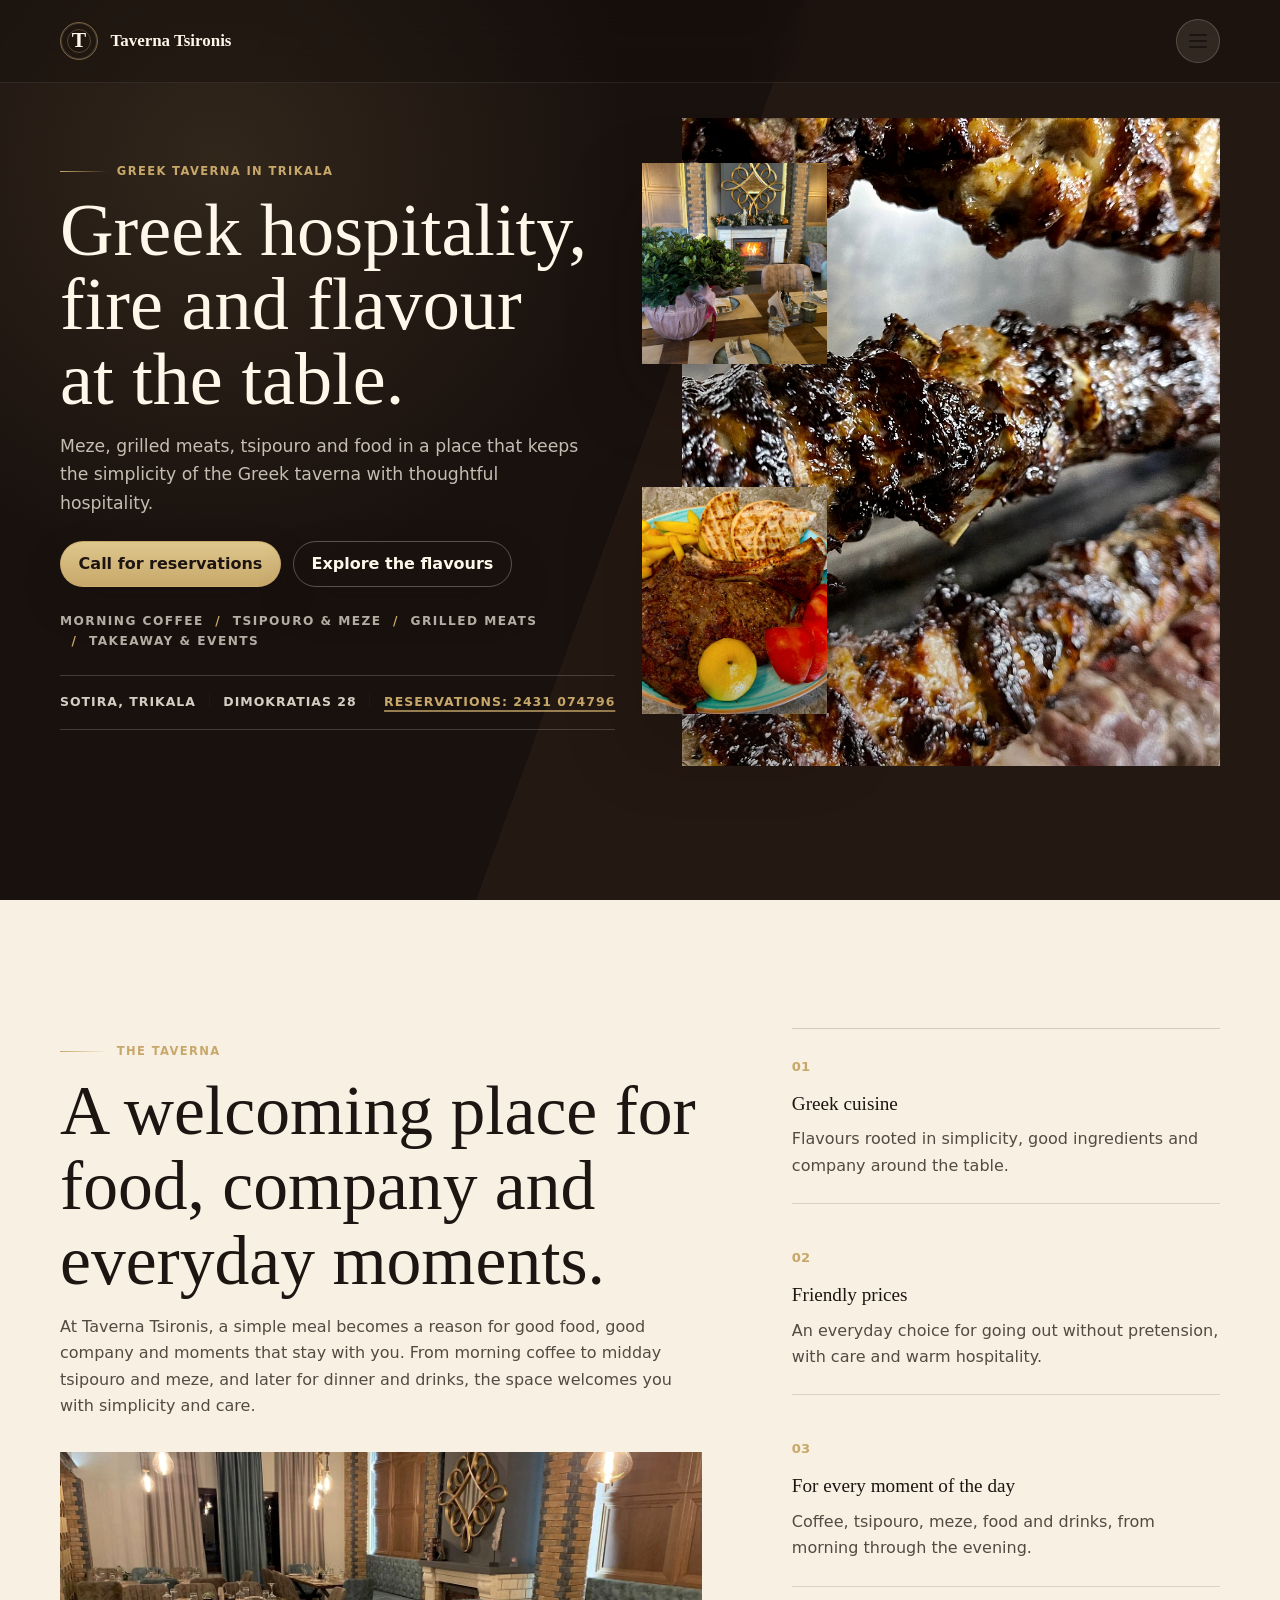
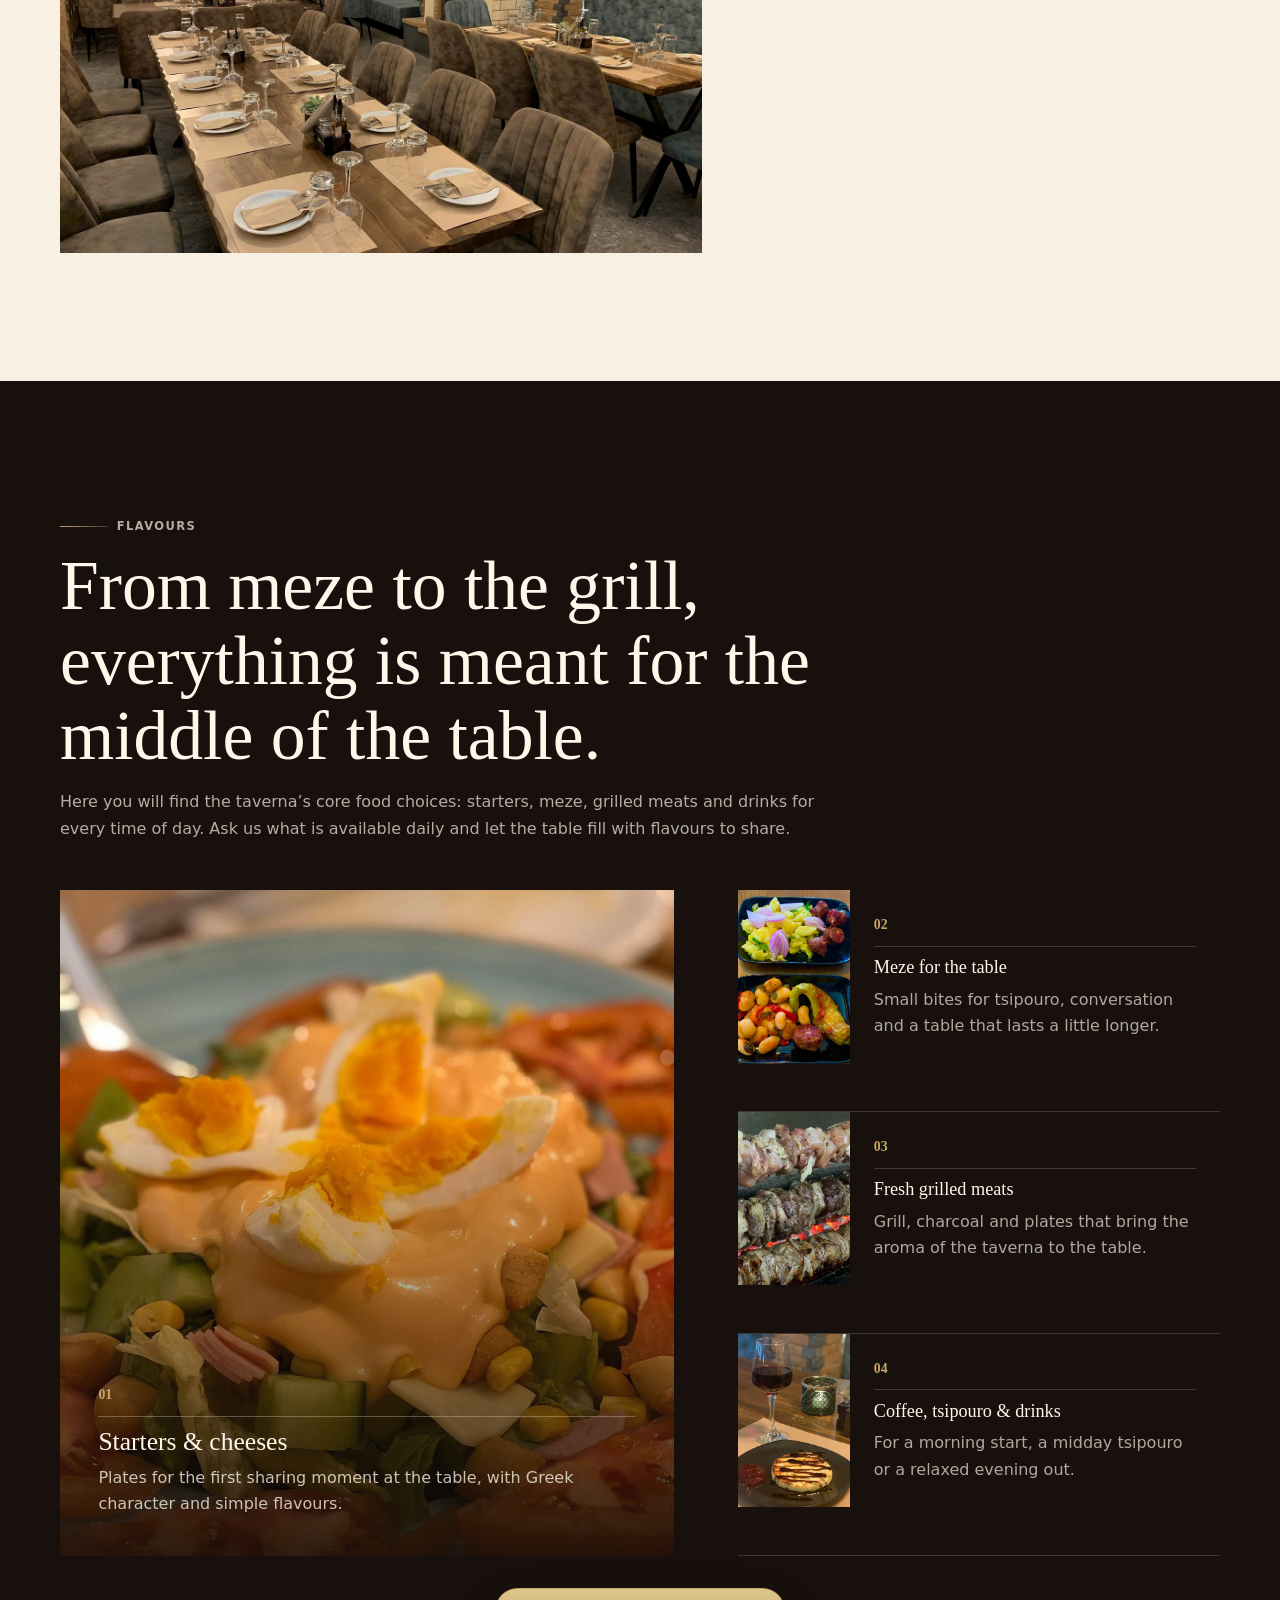
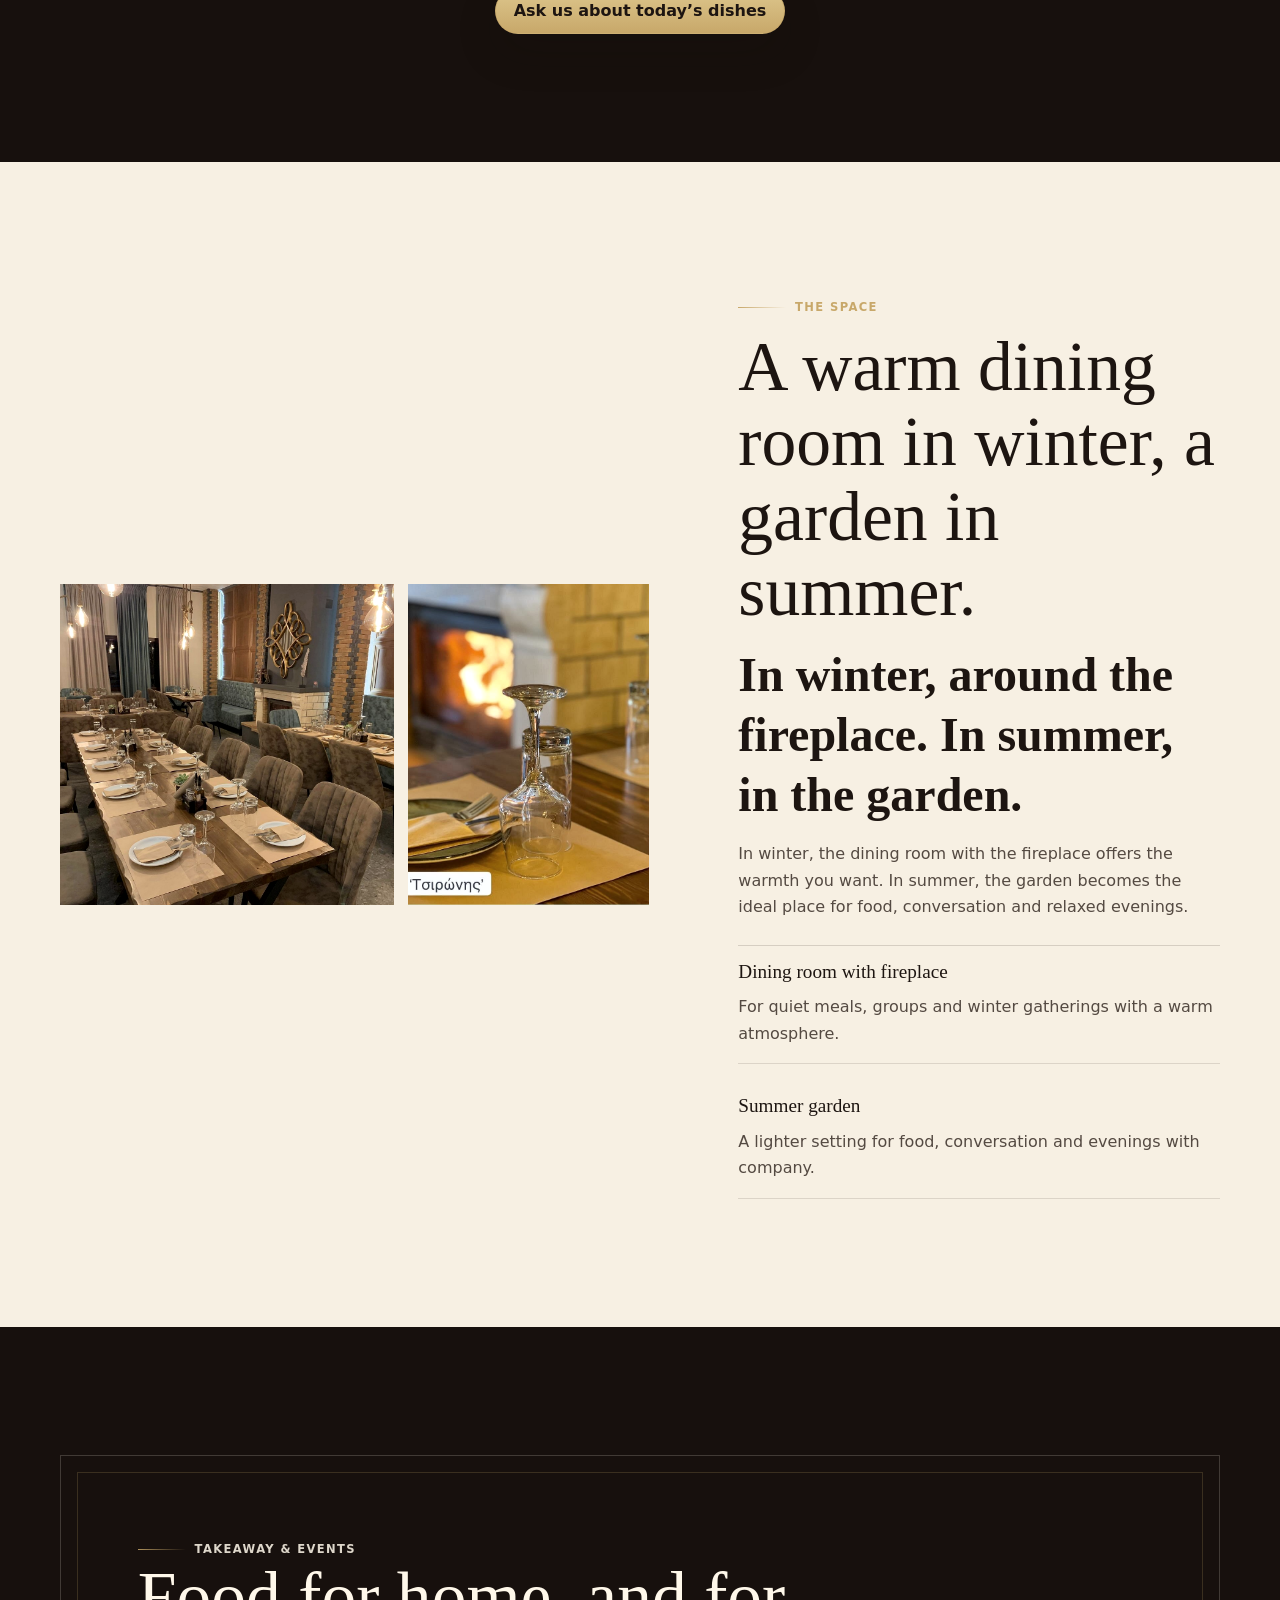
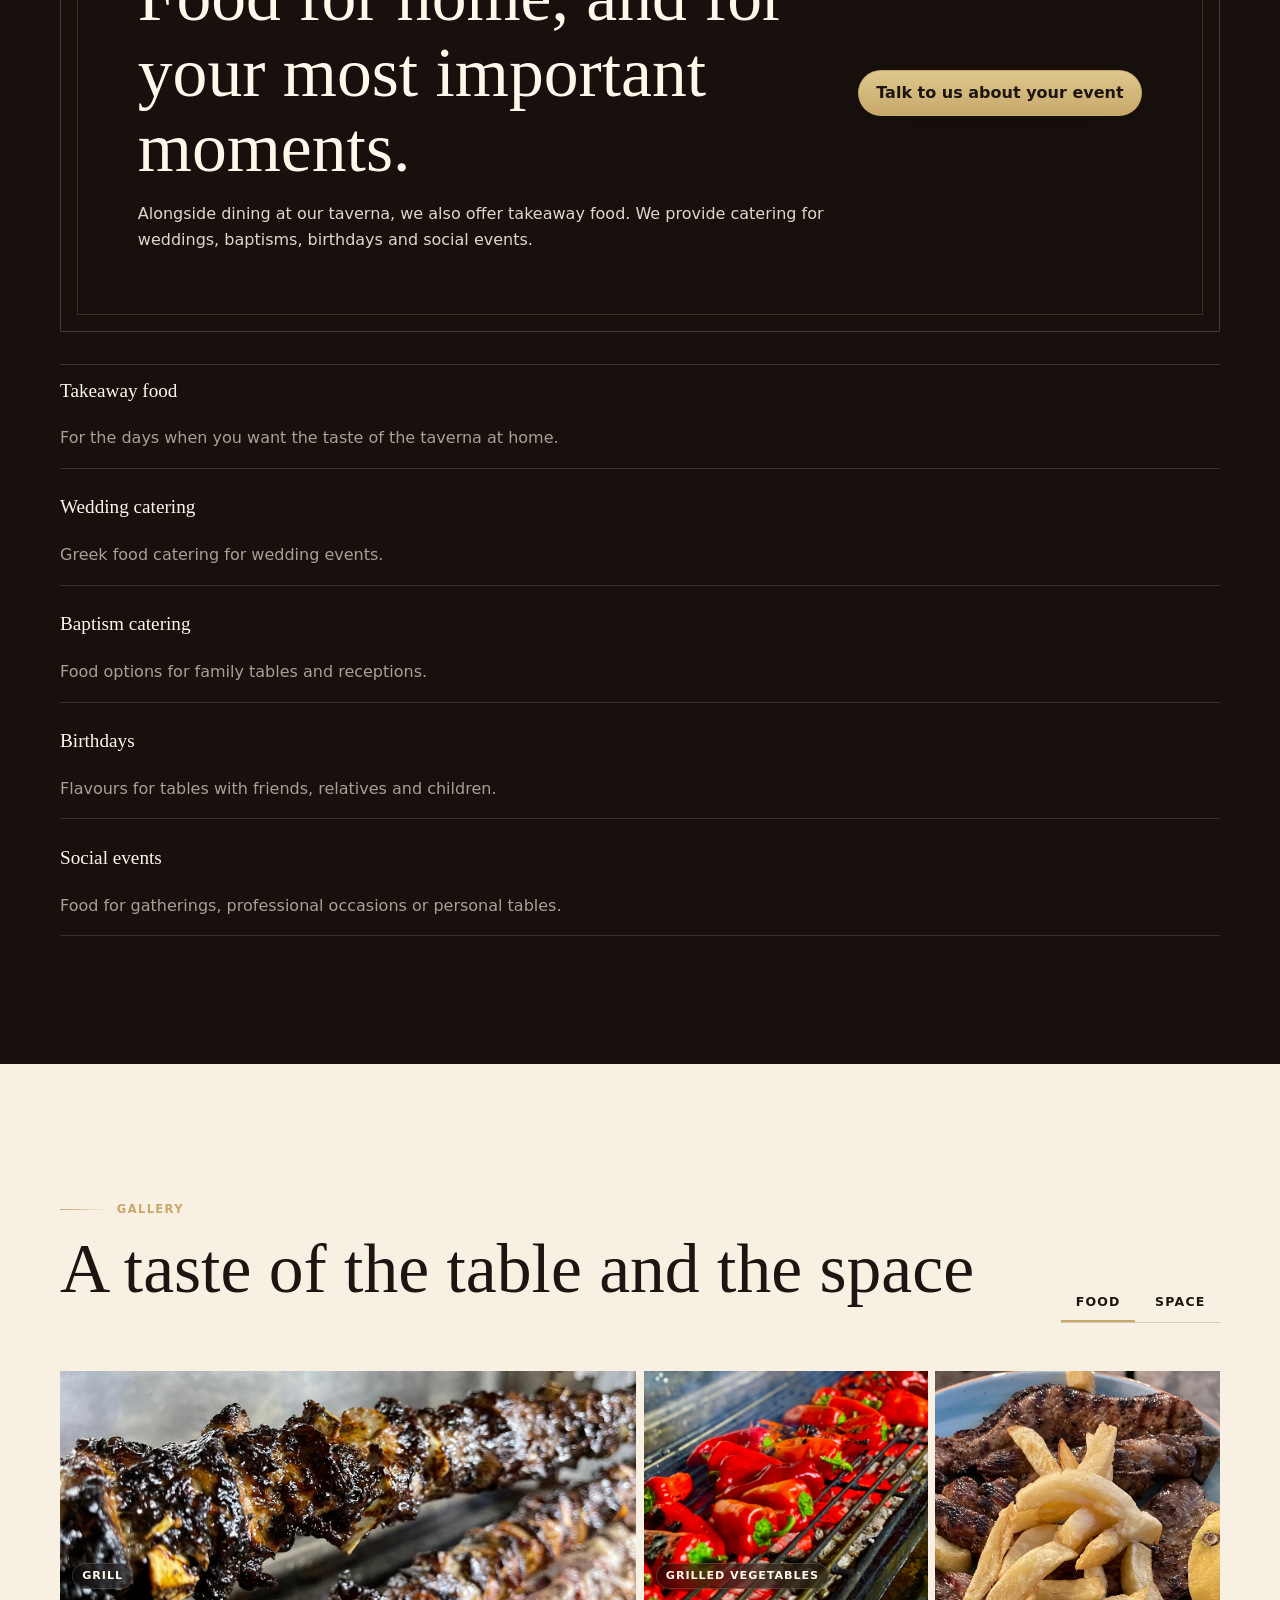
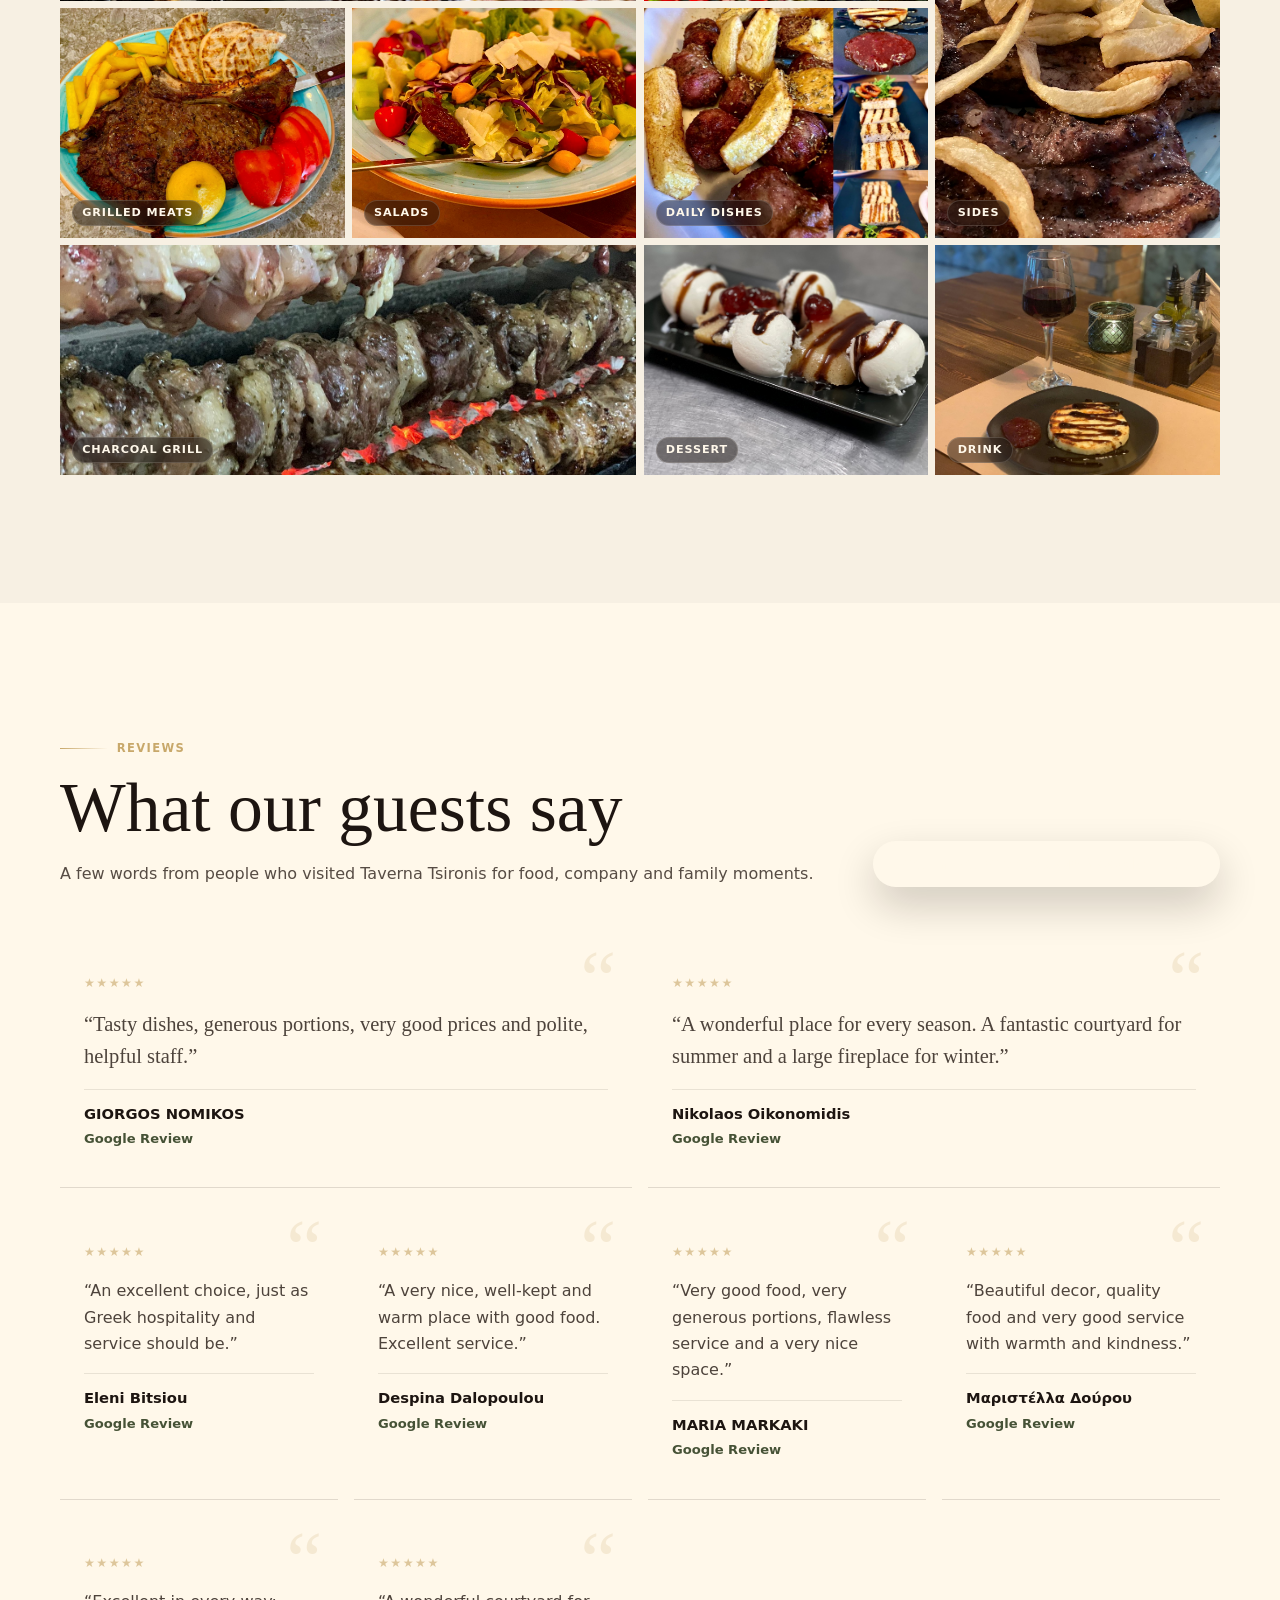
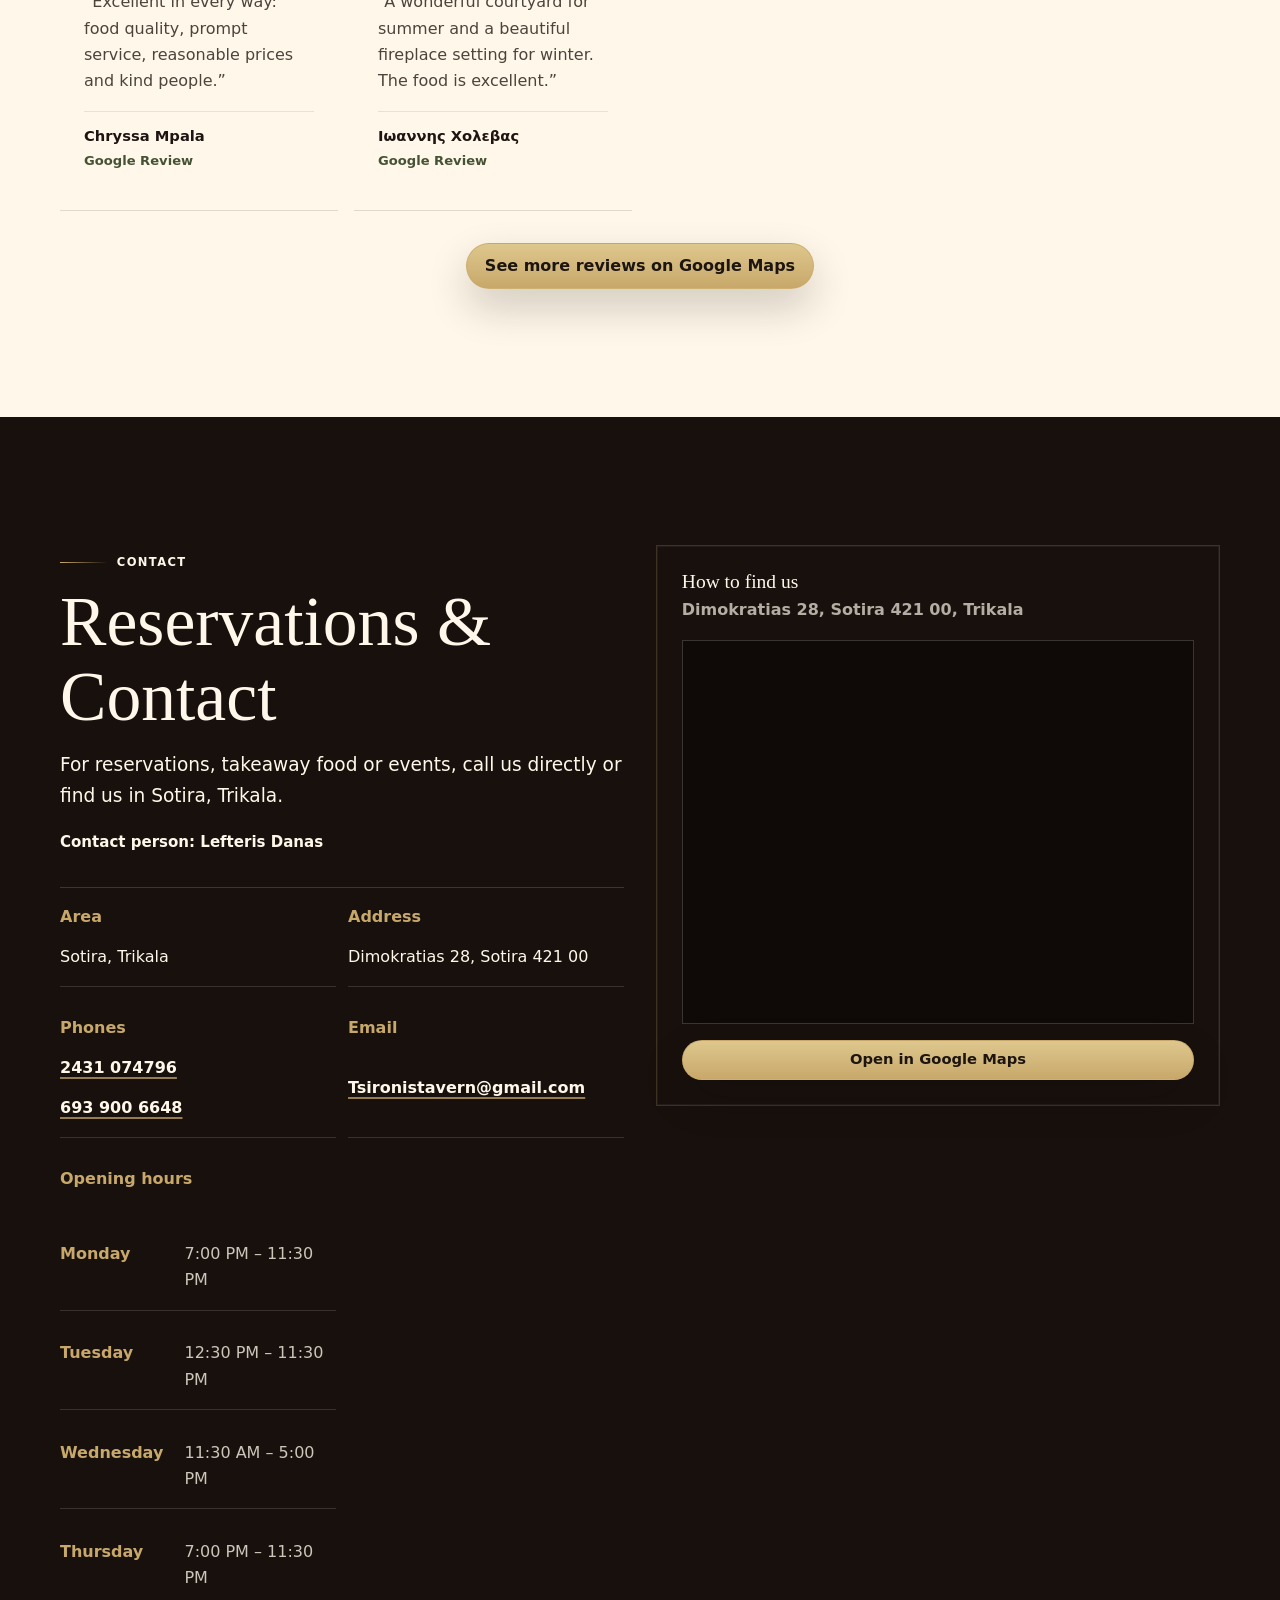
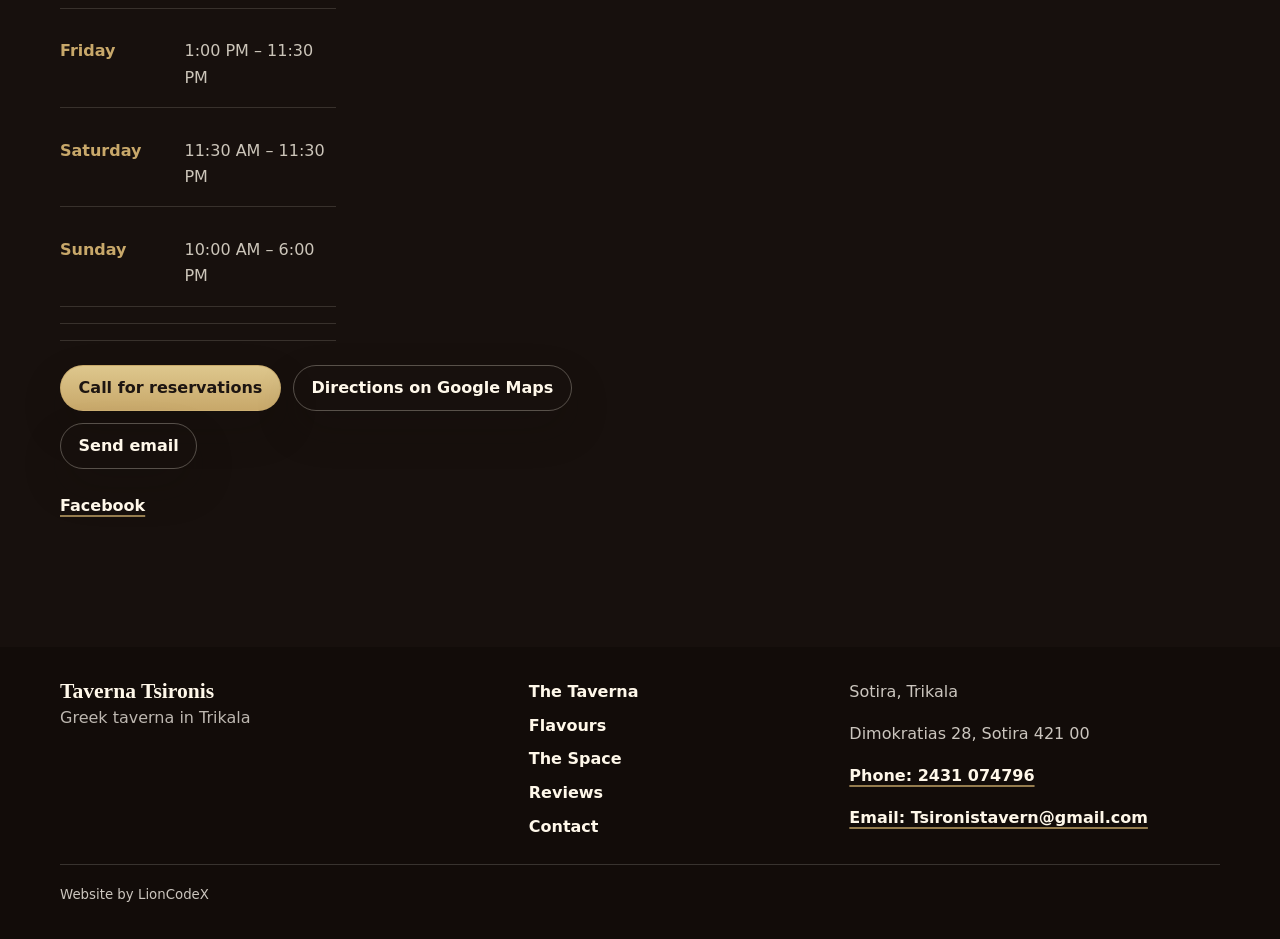
<file: en/index.html>
<!doctype html>
<html lang="en">
  <head>
    <meta charset="utf-8">
    <meta name="viewport" content="width=device-width, initial-scale=1">
    <title>Taverna Tsironis | Greek taverna in Trikala</title>
    <meta name="description" content="Taverna Tsironis in Sotira, Trikala: Greek cuisine, meze, grilled meats, takeaway food and catering for events.">
    <!-- TODO preview: replace the canonical with the final live URL before launch. -->
    <link rel="canonical" href="https://example.com/taverna-tsironis/en/">
    <!-- TODO preview: replace the hreflang URLs with the final live URLs before launch. -->
    <link rel="alternate" hreflang="el" href="https://example.com/taverna-tsironis/">
    <link rel="alternate" hreflang="en" href="https://example.com/taverna-tsironis/en/">
    <link rel="alternate" hreflang="x-default" href="https://example.com/taverna-tsironis/">

    <meta property="og:type" content="restaurant">
    <meta property="og:title" content="Taverna Tsironis | Greek taverna in Trikala">
    <meta property="og:description" content="Greek taverna in Sotira, Trikala with meze, grilled meats, takeaway food and catering for events.">
    <!-- TODO preview: replace the following example.com URLs with absolute live URLs before launch. -->
    <meta property="og:image" content="https://example.com/taverna-tsironis/photos/foods/foods14.jpg">
    <meta property="og:url" content="https://example.com/taverna-tsironis/en/">

    <meta name="theme-color" content="#4b2f22">
    <link rel="icon" href="data:image/svg+xml,%3Csvg xmlns='http://www.w3.org/2000/svg' viewBox='0 0 64 64'%3E%3Crect width='64' height='64' rx='32' fill='%234b2f22'/%3E%3Ctext x='32' y='42' text-anchor='middle' font-size='34' fill='%23d6a64a' font-family='Georgia'%3ET%3C/text%3E%3C/svg%3E">
    <link rel="stylesheet" href="../assets/css/styles.css">

    <script type="application/ld+json">
      {
        "@context": "https://schema.org",
        "@type": "Restaurant",
        "name": "Taverna Tsironis",
        "description": "Greek taverna in Sotira, Trikala with meze, grilled meats, takeaway food and catering for social events.",
        "servesCuisine": ["Greek cuisine", "Grilled meats", "Meze"],
        "telephone": "+302431074796",
        "email": "Tsironistavern@gmail.com",
        "address": {
          "@type": "PostalAddress",
          "streetAddress": "Dimokratias 28",
          "addressLocality": "Sotira",
          "addressRegion": "Trikala",
          "postalCode": "42100",
          "addressCountry": "GR"
        },
        "sameAs": [
          "https://www.facebook.com/p/Ταβέρνα-Τσιρώνης-100057270347117/?locale=el_GR"
        ],
        "hasMap": "https://maps.app.goo.gl/DN95dcbK9DdCVcUy9",
        "openingHoursSpecification": [
          {
            "@type": "OpeningHoursSpecification",
            "dayOfWeek": "Monday",
            "opens": "19:00",
            "closes": "23:30"
          },
          {
            "@type": "OpeningHoursSpecification",
            "dayOfWeek": "Tuesday",
            "opens": "12:30",
            "closes": "23:30"
          },
          {
            "@type": "OpeningHoursSpecification",
            "dayOfWeek": "Wednesday",
            "opens": "11:30",
            "closes": "17:00"
          },
          {
            "@type": "OpeningHoursSpecification",
            "dayOfWeek": "Thursday",
            "opens": "19:00",
            "closes": "23:30"
          },
          {
            "@type": "OpeningHoursSpecification",
            "dayOfWeek": "Friday",
            "opens": "13:00",
            "closes": "23:30"
          },
          {
            "@type": "OpeningHoursSpecification",
            "dayOfWeek": "Saturday",
            "opens": "11:30",
            "closes": "23:30"
          },
          {
            "@type": "OpeningHoursSpecification",
            "dayOfWeek": "Sunday",
            "opens": "10:00",
            "closes": "18:00"
          }
        ]
      }
    </script>
  </head>
  <body>
    <a class="skip-link" href="#main">Skip to content</a>

    <header class="site-header" data-header>
      <div class="container header-inner">
        <a class="brand" href="#hero" aria-label="Taverna Tsironis, home">
          <span class="brand-mark" aria-hidden="true">T</span>
          <span class="brand-text">Taverna Tsironis</span>
        </a>

        <button class="nav-toggle" type="button" aria-expanded="false" aria-controls="primary-nav" aria-label="Open menu" data-nav-toggle>
          <span aria-hidden="true"></span>
          <span aria-hidden="true"></span>
          <span aria-hidden="true"></span>
        </button>

        <div class="knife-nav-shell">
          <div class="knife-nav-content">
            <span class="knife-blade-mark" aria-hidden="true">
              <svg class="knife-cap-icon" viewBox="0 0 24 24" aria-hidden="true" focusable="false">
                <path d="M7 18h10"></path>
                <path d="M8 18v-4c-1.7-.45-2.8-1.65-2.8-3.15 0-1.85 1.55-3.25 3.6-3.25.55-1.8 1.8-2.9 3.2-2.9s2.65 1.1 3.2 2.9c2.05 0 3.6 1.4 3.6 3.25 0 1.5-1.1 2.7-2.8 3.15v4"></path>
                <path d="M10 14.6V18M14 14.6V18"></path>
              </svg>
            </span>
            <nav class="site-nav" id="primary-nav" aria-label="Primary navigation" data-nav>
              <a href="#taverna">
                <svg class="nav-icon" viewBox="0 0 24 24" aria-hidden="true" focusable="false">
                  <path d="M4 15h16"></path>
                  <path d="M6 15a6 6 0 0 1 12 0"></path>
                  <path d="M12 7v-2"></path>
                </svg>
                <span class="nav-label">Taverna</span>
              </a>
              <a href="#geuseis">
                <svg class="nav-icon" viewBox="0 0 24 24" aria-hidden="true" focusable="false">
                  <path d="M7 4v16"></path>
                  <path d="M5 4v5"></path>
                  <path d="M9 4v5"></path>
                  <path d="M16 4v16"></path>
                  <path d="M16 4c2 2 2 5 0 7"></path>
                </svg>
                <span class="nav-label">Flavours</span>
              </a>
              <a href="#xoros">
                <svg class="nav-icon" viewBox="0 0 24 24" aria-hidden="true" focusable="false">
                  <path d="M5 12h14"></path>
                  <path d="M7 12v7"></path>
                  <path d="M17 12v7"></path>
                  <path d="M9 8c2-3 5-3 7 0"></path>
                </svg>
                <span class="nav-label">Space</span>
              </a>
              <a href="#ekdiloseis">
                <svg class="nav-icon" viewBox="0 0 24 24" aria-hidden="true" focusable="false">
                  <path d="M6 5h12v14H6z"></path>
                  <path d="M8 3v4"></path>
                  <path d="M16 3v4"></path>
                  <path d="M6 10h12"></path>
                </svg>
                <span class="nav-label">Events</span>
              </a>
              <a href="#gallery">
                <svg class="nav-icon" viewBox="0 0 24 24" aria-hidden="true" focusable="false">
                  <path d="M5 6h14v12H5z"></path>
                  <path d="M8 15l3-3 2 2 2-3 3 4"></path>
                  <path d="M9 9h.01"></path>
                </svg>
                <span class="nav-label">Gallery</span>
              </a>
              <a href="#reviews">
                <svg class="nav-icon" viewBox="0 0 24 24" aria-hidden="true" focusable="false">
                  <path d="M12 5l2 4 4 .6-3 3 .7 4.4-3.7-2-3.7 2 .7-4.4-3-3 4-.6z"></path>
                </svg>
                <span class="nav-label">Reviews</span>
              </a>
              <a href="#contact">
                <svg class="nav-icon" viewBox="0 0 24 24" aria-hidden="true" focusable="false">
                  <path d="M5 7h14v10H5z"></path>
                  <path d="M5 8l7 5 7-5"></path>
                </svg>
                <span class="nav-label">Contact</span>
              </a>
              <div class="language-switcher" aria-label="Language switcher">
                <a href="../index.html" lang="el">EL</a>
                <span aria-hidden="true">/</span>
                <span aria-current="page">EN</span>
              </div>
            </nav>

            <a class="btn btn--small header-cta" href="tel:+302431074796">RESERVATIONS <span class="cta-arrow" aria-hidden="true">→</span></a>
          </div>
        </div>
      </div>
    </header>

    <main id="main">
      <section class="hero section" id="hero" aria-labelledby="hero-title">
        <div class="container hero-grid">
          <div class="hero-content">
            <p class="eyebrow">Greek taverna in Trikala</p>
            <h1 id="hero-title">Greek hospitality, fire and flavour at the table.</h1>
            <p class="hero-lead">Meze, grilled meats, tsipouro and food in a place that keeps the simplicity of the Greek taverna with thoughtful hospitality.</p>

            <div class="hero-actions" aria-label="Primary actions">
              <a class="btn" href="tel:+302431074796">Call for reservations</a>
              <a class="btn btn--ghost" href="#geuseis">Explore the flavours</a>
            </div>

            <ul class="badge-list" aria-label="Services and highlights">
              <li>Morning coffee</li>
              <li>Tsipouro &amp; meze</li>
              <li>Grilled meats</li>
              <li>Takeaway &amp; events</li>
            </ul>

            <div class="hero-info-strip" aria-label="Reservation and location details">
              <span>Sotira, Trikala</span>
              <span>Dimokratias 28</span>
              <a href="tel:+302431074796">Reservations: 2431 074796</a>
            </div>
          </div>

          <div class="hero-visual" aria-label="Photos of food and the taverna space">
            <figure class="photo-tile photo-tile--large">
              <img src="../photos/foods/foods14.jpg" width="1400" height="1050" alt="Skewers and grilled meats over the grill" decoding="async" fetchpriority="high">
            </figure>
            <figure class="photo-tile photo-tile--small photo-tile--top">
              <img src="../photos/esoteriko/esoteriko1.jpg" width="1400" height="1050" alt="Set table in the dining room with the fireplace lit in the background" decoding="async" fetchpriority="high">
            </figure>
            <figure class="photo-tile photo-tile--small photo-tile--bottom">
              <img src="../photos/foods/foods21.jpg" width="1400" height="1050" alt="Plate with grilled meat, potatoes and pita" decoding="async" fetchpriority="high">
            </figure>
          </div>
        </div>
      </section>

      <div class="pattern-divider" aria-hidden="true"></div>

      <section class="section about-section" id="taverna" aria-labelledby="about-title">
        <div class="container two-column">
          <div class="section-copy">
            <p class="eyebrow">The Taverna</p>
            <h2 id="about-title">A welcoming place for food, company and everyday moments.</h2>
            <p>At Taverna Tsironis, a simple meal becomes a reason for good food, good company and moments that stay with you. From morning coffee to midday tsipouro and meze, and later for dinner and drinks, the space welcomes you with simplicity and care.</p>
            <figure class="about-editorial-image">
              <img src="../photos/esoteriko/esoteriko20.jpg" width="1400" height="1050" alt="The main dining room of the taverna with warm lighting and set tables" loading="lazy" decoding="async">
            </figure>
          </div>

          <div class="feature-grid" aria-label="Taverna highlights">
            <article class="feature-card">
              <span class="feature-kicker">01</span>
              <h3>Greek cuisine</h3>
              <p>Flavours rooted in simplicity, good ingredients and company around the table.</p>
            </article>
            <article class="feature-card">
              <span class="feature-kicker">02</span>
              <h3>Friendly prices</h3>
              <p>An everyday choice for going out without pretension, with care and warm hospitality.</p>
            </article>
            <article class="feature-card">
              <span class="feature-kicker">03</span>
              <h3>For every moment of the day</h3>
              <p>Coffee, tsipouro, meze, food and drinks, from morning through the evening.</p>
            </article>
          </div>
        </div>
      </section>

      <section class="section tastes-section section-band" id="geuseis" aria-labelledby="tastes-title">
        <div class="container">
          <div class="section-heading">
            <p class="eyebrow">Flavours</p>
            <h2 id="tastes-title">From meze to the grill, everything is meant for the middle of the table.</h2>
            <p>Here you will find the taverna’s core food choices: starters, meze, grilled meats and drinks for every time of day. Ask us what is available daily and let the table fill with flavours to share.</p>
          </div>

          <div class="taste-grid">
            <article class="taste-card">
              <img src="../photos/foods/foods31.jpg" width="1100" height="1467" alt="Salad with cheese, vegetables and egg" loading="lazy" decoding="async">
              <div>
                <span class="taste-number">01</span>
                <h3>Starters &amp; cheeses</h3>
                <p>Plates for the first sharing moment at the table, with Greek character and simple flavours.</p>
              </div>
            </article>
            <article class="taste-card">
              <img src="../photos/foods/foods22.jpg" width="1400" height="1050" alt="A variety of meze served on small plates" loading="lazy" decoding="async">
              <div>
                <span class="taste-number">02</span>
                <h3>Meze for the table</h3>
                <p>Small bites for tsipouro, conversation and a table that lasts a little longer.</p>
              </div>
            </article>
            <article class="taste-card">
              <img src="../photos/foods/foods29.jpg" width="1400" height="1050" alt="Meats grilling over charcoal" loading="lazy" decoding="async">
              <div>
                <span class="taste-number">03</span>
                <h3>Fresh grilled meats</h3>
                <p>Grill, charcoal and plates that bring the aroma of the taverna to the table.</p>
              </div>
            </article>
            <article class="taste-card">
              <img src="../photos/foods/foods28.jpg" width="1400" height="1050" alt="Glass of wine next to a plate with grilled cheese" loading="lazy" decoding="async">
              <div>
                <span class="taste-number">04</span>
                <h3>Coffee, tsipouro &amp; drinks</h3>
                <p>For a morning start, a midday tsipouro or a relaxed evening out.</p>
              </div>
            </article>
          </div>

          <div class="center-action">
            <a class="btn" href="tel:+302431074796">Ask us about today’s dishes</a>
          </div>
        </div>
      </section>

      <section class="section place-section" id="xoros" aria-labelledby="place-title">
        <div class="container place-grid">
          <div class="place-media">
            <img class="place-main" src="../photos/esoteriko/esoteriko20.jpg" width="1400" height="1050" alt="The main dining room of the taverna with set tables" loading="lazy" decoding="async">
            <img class="place-accent" src="../photos/esoteriko/esoteriko14.jpg" width="1284" height="963" alt="Table near the taverna fireplace" loading="lazy" decoding="async">
          </div>

          <div class="section-copy">
            <p class="eyebrow">The Space</p>
            <h2 id="place-title">A warm dining room in winter, a garden in summer.</h2>
            <p class="place-quote">In winter, around the fireplace. In summer, in the garden.</p>
            <p>In winter, the dining room with the fireplace offers the warmth you want. In summer, the garden becomes the ideal place for food, conversation and relaxed evenings.</p>

            <div class="mini-feature-list">
              <article>
                <h3>Dining room with fireplace</h3>
                <p>For quiet meals, groups and winter gatherings with a warm atmosphere.</p>
              </article>
              <article>
                <h3>Summer garden</h3>
                <p>A lighter setting for food, conversation and evenings with company.</p>
              </article>
            </div>
          </div>
        </div>
      </section>

      <section class="section events-section section-band" id="ekdiloseis" aria-labelledby="events-title">
        <div class="container">
          <div class="cta-band">
            <div>
              <p class="eyebrow">Takeaway &amp; Events</p>
              <h2 id="events-title">Food for home, and for your most important moments.</h2>
              <p>Alongside dining at our taverna, we also offer takeaway food. We provide catering for weddings, baptisms, birthdays and social events.</p>
            </div>
            <a class="btn btn--light" href="tel:+302431074796">Talk to us about your event</a>
          </div>

          <div class="service-grid" aria-label="Takeaway and event services">
            <article class="service-card">
              <h3>Takeaway food</h3>
              <p>For the days when you want the taste of the taverna at home.</p>
            </article>
            <article class="service-card">
              <h3>Wedding catering</h3>
              <p>Greek food catering for wedding events.</p>
            </article>
            <article class="service-card">
              <h3>Baptism catering</h3>
              <p>Food options for family tables and receptions.</p>
            </article>
            <article class="service-card">
              <h3>Birthdays</h3>
              <p>Flavours for tables with friends, relatives and children.</p>
            </article>
            <article class="service-card">
              <h3>Social events</h3>
              <p>Food for gatherings, professional occasions or personal tables.</p>
            </article>
          </div>
        </div>
      </section>

      <section class="section gallery-section" id="gallery" aria-labelledby="gallery-title">
        <div class="container">
          <div class="section-heading section-heading--split">
            <div>
              <p class="eyebrow">Gallery</p>
              <h2 id="gallery-title">A taste of the table and the space</h2>
            </div>
            <div class="gallery-controls" role="group" aria-label="Photo filters">
              <button class="filter-button is-active" type="button" data-filter="foods" aria-pressed="true">Food</button>
              <button class="filter-button" type="button" data-filter="space" aria-pressed="false">Space</button>
            </div>
          </div>

          <p class="sr-only" data-gallery-status aria-live="polite">Food photos are currently shown.</p>

          <div class="gallery-grid" data-gallery>
            <button class="gallery-item gallery-item--wide" type="button" data-category="foods" data-full="../photos/foods/foods14.jpg" data-caption="Skewers and grilled meats on the grill">
              <img src="../photos/foods/foods14.jpg" width="1400" height="1050" alt="Skewers and grilled meats on the grill" loading="lazy" decoding="async">
              <span>Grill</span>
            </button>
            <button class="gallery-item" type="button" data-category="foods" data-full="../photos/foods/foods11.jpg" data-caption="Peppers grilling on the grill">
              <img src="../photos/foods/foods11.jpg" width="1400" height="1050" alt="Red peppers grilling on the grill" loading="lazy" decoding="async">
              <span>Grilled vegetables</span>
            </button>
            <button class="gallery-item gallery-item--tall" type="button" data-category="foods" data-full="../photos/foods/foods8.jpg" data-caption="Crispy potatoes next to grilled meat">
              <img src="../photos/foods/foods8.jpg" width="1100" height="1467" alt="Crispy potatoes next to grilled meat" loading="lazy" decoding="async">
              <span>Sides</span>
            </button>
            <button class="gallery-item" type="button" data-category="foods" data-full="../photos/foods/foods21.jpg" data-caption="Plate with grilled meat, potatoes and pita">
              <img src="../photos/foods/foods21.jpg" width="1400" height="1050" alt="Plate with grilled meat, potatoes and pita" loading="lazy" decoding="async">
              <span>Grilled meats</span>
            </button>
            <button class="gallery-item" type="button" data-category="foods" data-full="../photos/foods/foods30.jpg" data-caption="Colourful salad with cheese and vegetables">
              <img src="../photos/foods/foods30.jpg" width="1100" height="1467" alt="Colourful salad with cheese and vegetables" loading="lazy" decoding="async">
              <span>Salads</span>
            </button>
            <button class="gallery-item gallery-item--wide" type="button" data-category="foods" data-full="../photos/foods/foods29.jpg" data-caption="Meats grilling over charcoal">
              <img src="../photos/foods/foods29.jpg" width="1400" height="1050" alt="Meats grilling over charcoal" loading="lazy" decoding="async">
              <span>Charcoal grill</span>
            </button>
            <button class="gallery-item" type="button" data-category="foods" data-full="../photos/foods/foods4.jpg" data-caption="Plate with meat, potatoes and sauces">
              <img src="../photos/foods/foods4.jpg" width="1400" height="1400" alt="Plate with meat, potatoes and sauces" loading="lazy" decoding="async">
              <span>Daily dishes</span>
            </button>
            <button class="gallery-item" type="button" data-category="foods" data-full="../photos/foods/foods25.jpg" data-caption="Dessert with ice cream and syrup">
              <img src="../photos/foods/foods25.jpg" width="1400" height="1050" alt="Dessert with ice cream, syrup and cherries" loading="lazy" decoding="async">
              <span>Dessert</span>
            </button>
            <button class="gallery-item" type="button" data-category="foods" data-full="../photos/foods/foods28.jpg" data-caption="Glass of wine next to grilled cheese">
              <img src="../photos/foods/foods28.jpg" width="1400" height="1050" alt="Glass of wine next to a plate with grilled cheese" loading="lazy" decoding="async">
              <span>Drink</span>
            </button>

            <button class="gallery-item gallery-item--wide" type="button" data-category="space" data-full="../photos/esoteriko/esoteriko1.jpg" data-caption="Set table beside the taverna fireplace" hidden>
              <img src="../photos/esoteriko/esoteriko1.jpg" width="1400" height="1050" alt="Set table beside the taverna fireplace" loading="lazy" decoding="async">
              <span>Fireplace</span>
            </button>
            <button class="gallery-item" type="button" data-category="space" data-full="../photos/esoteriko/esoteriko16.jpg" data-caption="A row of set tables in the dining room" hidden>
              <img src="../photos/esoteriko/esoteriko16.jpg" width="1400" height="1050" alt="A row of set tables in the dining room" loading="lazy" decoding="async">
              <span>Set tables</span>
            </button>
            <button class="gallery-item" type="button" data-category="space" data-full="../photos/esoteriko/esoteriko20.jpg" data-caption="The taverna dining room with warm lighting" hidden>
              <img src="../photos/esoteriko/esoteriko20.jpg" width="1400" height="1050" alt="The taverna dining room with warm lighting" loading="lazy" decoding="async">
              <span>Dining room</span>
            </button>
            <button class="gallery-item gallery-item--tall" type="button" data-category="space" data-full="../photos/esoteriko/esoteriko26.jpg" data-caption="Decorative detail inside the taverna" hidden>
              <img src="../photos/esoteriko/esoteriko26.jpg" width="1100" height="1650" alt="Decorative detail inside the taverna" loading="lazy" decoding="async">
              <span>Details</span>
            </button>
            <button class="gallery-item" type="button" data-category="space" data-full="../photos/esoteriko/esoteriko27.jpg" data-caption="Warm lighting above the tables" hidden>
              <img src="../photos/esoteriko/esoteriko27.jpg" width="1400" height="933" alt="Warm lighting above the tables" loading="lazy" decoding="async">
              <span>Lighting</span>
            </button>
            <button class="gallery-item gallery-item--wide" type="button" data-category="space" data-full="../photos/esoteriko/esoteriko29.jpg" data-caption="Taverna dining room ready for groups" hidden>
              <img src="../photos/esoteriko/esoteriko29.jpg" width="960" height="720" alt="Taverna dining room ready for groups" loading="lazy" decoding="async">
              <span>Dining room</span>
            </button>
            <button class="gallery-item" type="button" data-category="space" data-full="../photos/esoteriko/esoteriko30.jpg" data-caption="Table setting with glasses and tableware" hidden>
              <img src="../photos/esoteriko/esoteriko30.jpg" width="960" height="720" alt="Table setting with glasses and tableware" loading="lazy" decoding="async">
              <span>Table setting</span>
            </button>
            <button class="gallery-item" type="button" data-category="space" data-full="../photos/esoteriko/esoteriko31.jpg" data-caption="Hanging glasses at the taverna bar" hidden>
              <img src="../photos/esoteriko/esoteriko31.jpg" width="960" height="720" alt="Hanging glasses at the taverna bar" loading="lazy" decoding="async">
              <span>Bar</span>
            </button>
            <button class="gallery-item" type="button" data-category="space" data-full="../photos/esoteriko/esoteriko7.jpg" data-caption="Table with flowers and the fireplace in the background" hidden>
              <img src="../photos/esoteriko/esoteriko7.jpg" width="640" height="480" alt="Table with flowers and the fireplace in the background" loading="lazy" decoding="async">
              <span>Atmosphere</span>
            </button>
          </div>
        </div>
      </section>

      <section class="section reviews-section section-band" id="reviews" aria-labelledby="reviews-title">
        <div class="container">
          <div class="section-heading section-heading--split">
            <div>
              <p class="eyebrow">Reviews</p>
              <h2 id="reviews-title">What our guests say</h2>
              <p>A few words from people who visited Taverna Tsironis for food, company and family moments.</p>
            </div>
            <a class="btn btn--ghost" href="https://maps.app.goo.gl/DN95dcbK9DdCVcUy9" target="_blank" rel="noopener">See more reviews on Google Maps</a>
          </div>

          <div class="reviews-grid" aria-label="Selected Google reviews">
            <article class="review-card review-card--featured">
              <span class="review-stars" aria-label="5 stars">★★★★★</span>
              <p>“Tasty dishes, generous portions, very good prices and polite, helpful staff.”</p>
              <footer>
                <strong>GIORGOS NOMIKOS</strong>
                <span>Google Review</span>
              </footer>
            </article>
            <article class="review-card review-card--featured">
              <span class="review-stars" aria-label="5 stars">★★★★★</span>
              <p>“A wonderful place for every season. A fantastic courtyard for summer and a large fireplace for winter.”</p>
              <footer>
                <strong>Nikolaos Oikonomidis</strong>
                <span>Google Review</span>
              </footer>
            </article>
            <article class="review-card">
              <span class="review-stars" aria-label="5 stars">★★★★★</span>
              <p>“An excellent choice, just as Greek hospitality and service should be.”</p>
              <footer>
                <strong>Eleni Bitsiou</strong>
                <span>Google Review</span>
              </footer>
            </article>
            <article class="review-card">
              <span class="review-stars" aria-label="5 stars">★★★★★</span>
              <p>“A very nice, well-kept and warm place with good food. Excellent service.”</p>
              <footer>
                <strong>Despina Dalopoulou</strong>
                <span>Google Review</span>
              </footer>
            </article>
            <article class="review-card">
              <span class="review-stars" aria-label="5 stars">★★★★★</span>
              <p>“Very good food, very generous portions, flawless service and a very nice space.”</p>
              <footer>
                <strong>MARIA MARKAKI</strong>
                <span>Google Review</span>
              </footer>
            </article>
            <article class="review-card">
              <span class="review-stars" aria-label="5 stars">★★★★★</span>
              <p>“Beautiful decor, quality food and very good service with warmth and kindness.”</p>
              <footer>
                <strong>Μαριστέλλα Δούρου</strong>
                <span>Google Review</span>
              </footer>
            </article>
            <article class="review-card">
              <span class="review-stars" aria-label="5 stars">★★★★★</span>
              <p>“Excellent in every way: food quality, prompt service, reasonable prices and kind people.”</p>
              <footer>
                <strong>Chryssa Mpala</strong>
                <span>Google Review</span>
              </footer>
            </article>
            <article class="review-card">
              <span class="review-stars" aria-label="5 stars">★★★★★</span>
              <p>“A wonderful courtyard for summer and a beautiful fireplace setting for winter. The food is excellent.”</p>
              <footer>
                <strong>Ιωαννης Χολεβας</strong>
                <span>Google Review</span>
              </footer>
            </article>
          </div>

          <div class="center-action">
            <a class="btn" href="https://maps.app.goo.gl/DN95dcbK9DdCVcUy9" target="_blank" rel="noopener">See more reviews on Google Maps</a>
          </div>
        </div>
      </section>

      <section class="section contact-section section-band" id="contact" aria-labelledby="contact-title">
        <div class="container contact-grid">
          <div>
            <p class="eyebrow">Contact</p>
            <h2 id="contact-title">Reservations &amp; Contact</h2>
            <p class="reservation-lead">For reservations, takeaway food or events, call us directly or find us in Sotira, Trikala.</p>
            <p class="contact-person">Contact person: Lefteris Danas</p>

            <address class="contact-list" aria-label="Contact details">
              <span>
                <strong>Area</strong>
                Sotira, Trikala
              </span>
              <span>
                <strong>Address</strong>
                Dimokratias 28, Sotira 421 00
              </span>
              <span>
                <strong>Phones</strong>
                <a href="tel:+302431074796">2431 074796</a>
                <a href="tel:+306939006648">693 900 6648</a>
              </span>
              <span>
                <strong>Email</strong>
                <a href="mailto:Tsironistavern@gmail.com">Tsironistavern@gmail.com</a>
              </span>
              <span>
                <strong>Opening hours</strong>
                <span class="hours-list">
                  <span><b>Monday</b> 7:00 PM – 11:30 PM</span>
                  <span><b>Tuesday</b> 12:30 PM – 11:30 PM</span>
                  <span><b>Wednesday</b> 11:30 AM – 5:00 PM</span>
                  <span><b>Thursday</b> 7:00 PM – 11:30 PM</span>
                  <span><b>Friday</b> 1:00 PM – 11:30 PM</span>
                  <span><b>Saturday</b> 11:30 AM – 11:30 PM</span>
                  <span><b>Sunday</b> 10:00 AM – 6:00 PM</span>
                </span>
              </span>
            </address>

            <div class="contact-actions">
              <a class="btn" href="tel:+302431074796">Call for reservations</a>
              <a class="btn btn--ghost" href="https://maps.app.goo.gl/DN95dcbK9DdCVcUy9" target="_blank" rel="noopener">Directions on Google Maps</a>
              <a class="btn btn--ghost" href="mailto:Tsironistavern@gmail.com">Send email</a>
            </div>

            <div class="social-links" aria-label="Social links">
              <a href="https://www.facebook.com/p/Ταβέρνα-Τσιρώνης-100057270347117/?locale=el_GR" target="_blank" rel="noopener">Facebook</a>
            </div>
          </div>

          <aside class="map-embed-card" aria-labelledby="map-title">
            <div class="map-card-copy">
              <h3 id="map-title">How to find us</h3>
              <p>Dimokratias 28, Sotira 421 00, Trikala</p>
            </div>
            <div class="map-embed">
              <iframe
                title="Map for Taverna Tsironis"
                src="https://www.google.com/maps?q=Dimokratias%2028%2C%20Sotira%2042100%2C%20Trikala&amp;output=embed"
                loading="lazy"
                referrerpolicy="no-referrer-when-downgrade"></iframe>
            </div>
            <a class="btn btn--small" href="https://maps.app.goo.gl/DN95dcbK9DdCVcUy9" target="_blank" rel="noopener">Open in Google Maps</a>
          </aside>
        </div>
      </section>
    </main>

    <footer class="site-footer">
      <div class="container footer-grid">
        <div>
          <strong>Taverna Tsironis</strong>
          <p>Greek taverna in Trikala</p>
        </div>
        <nav aria-label="Footer quick links">
          <a href="#taverna">The Taverna</a>
          <a href="#geuseis">Flavours</a>
          <a href="#xoros">The Space</a>
          <a href="#reviews">Reviews</a>
          <a href="#contact">Contact</a>
        </nav>
        <div class="footer-contact">
          <span>Sotira, Trikala</span>
          <span>Dimokratias 28, Sotira 421 00</span>
          <a href="tel:+302431074796">Phone: 2431 074796</a>
          <a href="mailto:Tsironistavern@gmail.com">Email: Tsironistavern@gmail.com</a>
        </div>
      </div>
      <div class="container footer-bottom">
        <small>Website by LionCodeX</small>
      </div>
    </footer>

    <a class="mobile-call-cta" href="tel:+302431074796" aria-label="Call Taverna Tsironis">Call us</a>

    <div class="lightbox" role="dialog" aria-modal="true" aria-labelledby="lightbox-caption" data-lightbox hidden>
      <button class="lightbox-close" type="button" aria-label="Close photo" data-lightbox-close>&times;</button>
      <figure class="lightbox-figure">
        <img alt="" data-lightbox-image>
        <figcaption id="lightbox-caption" data-lightbox-caption></figcaption>
      </figure>
    </div>

    <script src="../assets/js/main.js"></script>
  </body>
</html>
</file>
<file: assets/css/styles.css>
:root {
  --espresso: #2f2118;
  --espresso-2: #4b2f22;
  --ink: #261b15;
  --paper: #fbf6ec;
  --paper-warm: #f4ead8;
  --paper-soft: #fffaf1;
  --terracotta: #a94f32;
  --terracotta-dark: #803923;
  --olive: #66744c;
  --olive-dark: #465236;
  --honey: #d6a64a;
  --aqua: #315b5f;
  --line: rgba(75, 47, 34, 0.16);
  --muted: rgba(38, 27, 21, 0.72);
  --white: #ffffff;
  --shadow-soft: 0 18px 50px rgba(47, 33, 24, 0.14);
  --shadow-card: 0 10px 28px rgba(47, 33, 24, 0.1);
  --shadow-premium: 0 24px 70px rgba(47, 33, 24, 0.16);
  --radius: 8px;
  --radius-sm: 4px;
  --container: 1160px;
  --header-height: 74px;
  --space-1: 0.5rem;
  --space-2: 0.75rem;
  --space-3: 1rem;
  --space-4: 1.5rem;
  --space-5: 2rem;
  --space-6: 3rem;
  --space-7: 4.5rem;
}

*,
*::before,
*::after {
  box-sizing: border-box;
}

html {
  overflow-x: hidden;
  scroll-behavior: smooth;
  scroll-padding-top: calc(var(--header-height) + 18px);
}

body {
  margin: 0;
  color: var(--ink);
  background: var(--paper);
  font-family: ui-sans-serif, system-ui, -apple-system, BlinkMacSystemFont, "Segoe UI", sans-serif;
  font-size: 1rem;
  line-height: 1.65;
  overflow-x: hidden;
}

body.nav-open,
body.lightbox-open {
  overflow: hidden;
}

img {
  display: block;
  max-width: 100%;
  height: auto;
}

a {
  color: inherit;
  text-decoration: none;
}

button,
input,
textarea,
select {
  font: inherit;
}

button {
  color: inherit;
}

::selection {
  color: var(--white);
  background: var(--terracotta);
}

[hidden] {
  display: none !important;
}

:focus-visible {
  outline: 3px solid var(--honey);
  outline-offset: 4px;
}

.skip-link {
  position: fixed;
  top: 1rem;
  left: 1rem;
  z-index: 200;
  padding: 0.65rem 0.9rem;
  color: var(--white);
  background: var(--espresso);
  border-radius: var(--radius-sm);
  transform: translateY(-150%);
  transition: transform 160ms ease;
}

.skip-link:focus {
  transform: translateY(0);
}

.container {
  width: min(var(--container), calc(100% - 2rem));
  margin-inline: auto;
}

.section {
  position: relative;
  padding-block: var(--space-7);
}

.section-band {
  background:
    radial-gradient(circle at 14% 0%, rgba(214, 166, 74, 0.12), transparent 32rem),
    var(--paper-soft);
}

.section-heading {
  max-width: 760px;
  margin-bottom: var(--space-6);
}

.section-heading--split {
  display: grid;
  gap: var(--space-4);
  max-width: none;
}

.section-copy {
  max-width: 650px;
}

.section-copy p:last-child,
.section-heading p:last-child {
  margin-bottom: 0;
}

.eyebrow {
  display: inline-flex;
  align-items: center;
  gap: 0.55rem;
  margin: 0 0 var(--space-2);
  color: var(--terracotta-dark);
  font-size: 0.78rem;
  font-weight: 800;
  letter-spacing: 0;
  text-transform: uppercase;
}

.eyebrow::before {
  display: inline-block;
  width: 2.2rem;
  height: 1px;
  background: linear-gradient(90deg, var(--honey), rgba(169, 79, 50, 0.35));
  content: "";
}

h1,
h2,
h3,
p {
  margin-top: 0;
}

h1,
h2,
h3 {
  color: var(--espresso);
  font-family: Georgia, "Times New Roman", serif;
  font-weight: 700;
  line-height: 1.08;
  letter-spacing: 0;
}

h1 {
  margin-bottom: var(--space-3);
  font-size: clamp(2.45rem, 12vw, 3.15rem);
}

h2 {
  margin-bottom: var(--space-3);
  font-size: clamp(2rem, 8vw, 2.65rem);
}

h3 {
  margin-bottom: var(--space-2);
  font-size: 1.2rem;
}

p {
  color: rgba(38, 27, 21, 0.78);
}

.btn {
  display: inline-flex;
  align-items: center;
  justify-content: center;
  min-height: 46px;
  padding: 0.76rem 1.1rem;
  color: var(--white);
  background: var(--terracotta);
  border: 1px solid var(--terracotta);
  border-radius: 999px;
  box-shadow: 0 10px 24px rgba(128, 57, 35, 0.18);
  font-weight: 800;
  line-height: 1.15;
  text-align: center;
  transition: transform 180ms ease, box-shadow 180ms ease, background-color 180ms ease, border-color 180ms ease;
}

.btn:hover {
  background: var(--terracotta-dark);
  border-color: var(--terracotta-dark);
  box-shadow: 0 14px 30px rgba(128, 57, 35, 0.22);
  transform: translateY(-1px);
}

.btn--ghost {
  color: var(--espresso);
  background: rgba(255, 250, 241, 0.64);
  border-color: rgba(75, 47, 34, 0.22);
  box-shadow: none;
}

.btn--ghost:hover {
  color: var(--white);
  background: var(--espresso-2);
  border-color: var(--espresso-2);
}

.btn--light {
  color: var(--espresso);
  background: var(--paper-soft);
  border-color: var(--paper-soft);
}

.btn--light:hover {
  color: var(--espresso);
  background: var(--honey);
  border-color: var(--honey);
}

.btn--small {
  min-height: 40px;
  padding: 0.58rem 0.9rem;
  font-size: 0.92rem;
}

.site-header {
  position: sticky;
  top: 0;
  z-index: 100;
  min-height: var(--header-height);
  background: rgba(251, 246, 236, 0.9);
  border-bottom: 1px solid transparent;
  backdrop-filter: blur(18px);
  transition: box-shadow 180ms ease, border-color 180ms ease, background-color 180ms ease;
}

.site-header.is-scrolled,
.site-header.is-open {
  background: rgba(251, 246, 236, 0.97);
  border-color: var(--line);
  box-shadow: 0 14px 32px rgba(47, 33, 24, 0.08);
}

.header-inner {
  position: relative;
  display: flex;
  align-items: center;
  justify-content: space-between;
  min-height: var(--header-height);
  gap: var(--space-3);
}

.knife-nav-shell {
  display: contents;
}

.knife-nav-svg {
  display: none;
}

.knife-nav-content {
  display: contents;
}

.knife-blade-mark,
.nav-icon {
  display: none;
}

.cta-arrow {
  display: inline-block;
  margin-left: 0.42rem;
  line-height: 1;
}

.brand {
  display: inline-flex;
  align-items: center;
  gap: 0.78rem;
  min-width: 0;
  font-weight: 900;
}

.brand-mark {
  position: relative;
  display: grid;
  flex: 0 0 38px;
  width: 38px;
  height: 38px;
  place-items: center;
  color: var(--espresso);
  background:
    radial-gradient(circle at 50% 50%, var(--paper-soft) 0 47%, transparent 48%),
    linear-gradient(145deg, rgba(214, 166, 74, 0.95), rgba(169, 79, 50, 0.92));
  border: 1px solid rgba(75, 47, 34, 0.18);
  border-radius: 50%;
  box-shadow: 0 8px 18px rgba(47, 33, 24, 0.16), inset 0 0 0 3px rgba(255, 250, 241, 0.7);
  font-family: Georgia, "Times New Roman", serif;
  font-size: 1.35rem;
  line-height: 1;
}

.brand-mark::after {
  position: absolute;
  inset: 6px;
  border: 1px solid rgba(75, 47, 34, 0.22);
  border-radius: 50%;
  content: "";
}

.brand-text {
  overflow: hidden;
  color: var(--espresso);
  font-family: Georgia, "Times New Roman", serif;
  font-size: 1.06rem;
  letter-spacing: 0;
  line-height: 1.1;
  text-overflow: ellipsis;
  white-space: nowrap;
}

.nav-toggle {
  display: inline-flex;
  flex-direction: column;
  align-items: center;
  justify-content: center;
  gap: 4px;
  width: 44px;
  height: 44px;
  padding: 0;
  background: linear-gradient(180deg, var(--paper-soft), var(--paper-warm));
  border: 1px solid var(--line);
  border-radius: 50%;
  box-shadow: 0 10px 20px rgba(47, 33, 24, 0.08);
  cursor: pointer;
}

.nav-toggle span {
  display: block;
  width: 18px;
  height: 2px;
  background: var(--espresso);
  border-radius: 999px;
  transition: transform 180ms ease, opacity 180ms ease;
}

.site-header.is-open .nav-toggle span:nth-child(1) {
  transform: translateY(6px) rotate(45deg);
}

.site-header.is-open .nav-toggle span:nth-child(2) {
  opacity: 0;
}

.site-header.is-open .nav-toggle span:nth-child(3) {
  transform: translateY(-6px) rotate(-45deg);
}

.site-nav {
  position: fixed;
  top: calc(var(--header-height) + 0.75rem);
  left: 1rem;
  right: 1rem;
  display: grid;
  gap: 0.2rem;
  padding: 0.7rem;
  background: rgba(255, 250, 241, 0.96);
  border: 1px solid var(--line);
  border-radius: calc(var(--radius) + 4px);
  box-shadow: var(--shadow-soft);
  opacity: 0;
  pointer-events: none;
  transform: translateY(-8px);
  transition: opacity 180ms ease, transform 180ms ease;
}

.site-header.is-open .site-nav {
  opacity: 1;
  pointer-events: auto;
  transform: translateY(0);
}

.site-nav a {
  padding: 0.72rem 0.85rem;
  color: var(--espresso);
  border-radius: 999px;
  font-size: 0.96rem;
  font-weight: 800;
  transition: color 160ms ease, background-color 160ms ease, box-shadow 160ms ease;
}

.site-nav a:hover {
  color: var(--terracotta-dark);
  background: rgba(169, 79, 50, 0.09);
}

.site-nav a[aria-current="true"] {
  color: var(--terracotta-dark);
  background: rgba(255, 250, 241, 0.86);
  box-shadow: inset 0 0 0 1px rgba(169, 79, 50, 0.18), 0 8px 18px rgba(47, 33, 24, 0.08);
}

.header-cta {
  display: none;
  box-shadow: 0 12px 24px rgba(128, 57, 35, 0.18);
  white-space: nowrap;
}

.header-cta::after {
  margin-left: 0.45rem;
  content: "→";
  font-weight: 900;
  transition: transform 160ms ease;
}

.header-cta:hover::after {
  transform: translateX(2px);
}

.hero {
  position: relative;
  overflow: hidden;
  padding-block: var(--space-6) var(--space-7);
  background:
    linear-gradient(120deg, rgba(47, 33, 24, 0.08), transparent 46%),
    radial-gradient(circle at 78% 18%, rgba(169, 79, 50, 0.18), transparent 24rem),
    linear-gradient(180deg, var(--paper-warm), var(--paper));
}

.hero::before {
  position: absolute;
  inset: 0;
  background:
    linear-gradient(90deg, rgba(75, 47, 34, 0.06) 1px, transparent 1px),
    linear-gradient(0deg, rgba(75, 47, 34, 0.04) 1px, transparent 1px);
  background-size: 72px 72px;
  content: "";
  mask-image: linear-gradient(90deg, rgba(0, 0, 0, 0.7), transparent 72%);
  pointer-events: none;
}

.hero-grid {
  position: relative;
  display: grid;
  gap: var(--space-6);
}

.hero-content {
  max-width: 720px;
}

.hero-lead {
  margin-bottom: var(--space-4);
  color: rgba(38, 27, 21, 0.82);
  font-size: 1.12rem;
  max-width: 620px;
}

.hero-actions {
  display: flex;
  flex-wrap: wrap;
  gap: var(--space-2);
  margin-bottom: var(--space-4);
}

.badge-list {
  display: flex;
  flex-wrap: wrap;
  gap: 0.65rem;
  margin: 0;
  padding: 0;
  list-style: none;
}

.badge-list li {
  padding: 0.38rem 0.68rem;
  color: var(--espresso);
  background: rgba(255, 250, 241, 0.54);
  border: 1px solid rgba(75, 47, 34, 0.14);
  border-radius: 999px;
  box-shadow: inset 0 1px 0 rgba(255, 255, 255, 0.7);
  font-size: 0.82rem;
  font-weight: 800;
}

.hero-info-strip {
  display: grid;
  gap: 0.35rem;
  max-width: 620px;
  margin-top: var(--space-4);
  padding: 0.95rem 1rem;
  background: rgba(255, 250, 241, 0.68);
  border: 1px solid rgba(75, 47, 34, 0.16);
  border-radius: var(--radius);
  box-shadow: 0 18px 42px rgba(47, 33, 24, 0.1), inset 0 1px 0 rgba(255, 255, 255, 0.72);
  backdrop-filter: blur(12px);
}

.hero-info-strip span,
.hero-info-strip a {
  color: var(--espresso);
  font-size: 0.9rem;
  font-weight: 900;
}

.hero-info-strip a {
  color: var(--terracotta-dark);
  text-decoration: underline;
  text-decoration-thickness: 2px;
  text-underline-offset: 4px;
}

.hero-visual {
  display: grid;
  grid-template-columns: 1fr 0.72fr;
  grid-template-rows: 1fr 1fr;
  gap: 0.8rem;
  min-height: 390px;
  padding: 0.7rem;
  background: rgba(255, 250, 241, 0.46);
  border: 1px solid rgba(75, 47, 34, 0.13);
  border-radius: calc(var(--radius) + 8px);
  box-shadow: var(--shadow-premium);
}

.photo-tile {
  position: relative;
  min-width: 0;
  margin: 0;
  overflow: hidden;
  background: var(--espresso);
  border: 1px solid rgba(75, 47, 34, 0.12);
  border-radius: calc(var(--radius) + 4px);
  box-shadow: none;
}

.photo-tile img,
.place-media img,
.taste-card img,
.gallery-item img {
  width: 100%;
  height: 100%;
  object-fit: cover;
}

.photo-tile--large {
  grid-row: 1 / span 2;
}

.photo-tile--large::after {
  position: absolute;
  inset: auto 1.1rem 1.1rem 1.1rem;
  height: 3px;
  background: linear-gradient(90deg, var(--honey), rgba(255, 250, 241, 0.75), var(--terracotta));
  border-radius: 999px;
  content: "";
}

.pattern-divider {
  height: 18px;
  background:
    linear-gradient(90deg, transparent 0 12px, rgba(169, 79, 50, 0.24) 12px 16px, transparent 16px 28px),
    linear-gradient(var(--paper-soft), var(--paper-soft));
  background-size: 28px 18px, 100% 100%;
  border-block: 1px solid rgba(75, 47, 34, 0.1);
}

.two-column,
.place-grid,
.contact-grid {
  display: grid;
  gap: var(--space-5);
}

.feature-grid {
  display: grid;
  gap: var(--space-3);
}

.feature-card,
.service-card {
  padding: var(--space-4);
  background: rgba(255, 250, 241, 0.72);
  border: 1px solid var(--line);
  border-radius: var(--radius);
  box-shadow: 0 10px 28px rgba(47, 33, 24, 0.06);
}

.feature-card p,
.service-card p,
.mini-feature-list p {
  margin-bottom: 0;
}

.feature-kicker {
  display: inline-flex;
  margin-bottom: var(--space-3);
  color: var(--terracotta-dark);
  font-size: 0.82rem;
  font-weight: 900;
}

.about-section .two-column {
  align-items: start;
}

.about-section .section-copy {
  padding-top: 0.35rem;
}

.feature-card {
  position: relative;
  padding: var(--space-4) var(--space-4) var(--space-4) calc(var(--space-4) + 0.45rem);
  background: transparent;
  border-width: 0 0 0 1px;
  border-color: rgba(169, 79, 50, 0.28);
  border-radius: 0;
  box-shadow: none;
}

.feature-card::before {
  position: absolute;
  top: 1.55rem;
  left: -4px;
  width: 7px;
  height: 7px;
  background: var(--honey);
  border-radius: 50%;
  content: "";
}

.taste-grid {
  display: grid;
  gap: var(--space-4);
}

.taste-card {
  display: grid;
  overflow: hidden;
  background: var(--paper-soft);
  border: 1px solid rgba(75, 47, 34, 0.12);
  border-radius: calc(var(--radius) + 4px);
  box-shadow: 0 18px 42px rgba(47, 33, 24, 0.09);
}

.taste-card img {
  aspect-ratio: 4 / 3;
  display: block;
}

.taste-card div {
  display: grid;
  align-content: start;
  gap: 0.55rem;
  padding: var(--space-4);
  background:
    linear-gradient(180deg, var(--paper-soft), rgba(244, 234, 216, 0.62));
}

.taste-card h3 {
  margin: 0;
  padding-top: 0.72rem;
  border-top: 1px solid rgba(169, 79, 50, 0.22);
  font-size: 1.14rem;
}

.taste-number {
  color: var(--terracotta-dark);
  font-family: Georgia, "Times New Roman", serif;
  font-size: 0.86rem;
  font-weight: 700;
  letter-spacing: 0;
}

.taste-card p {
  margin-bottom: 0;
}

.center-action {
  display: flex;
  justify-content: center;
  margin-top: var(--space-5);
}

.place-media {
  position: relative;
  display: grid;
  grid-template-columns: 1fr 0.72fr;
  align-items: end;
  gap: 0.85rem;
  padding: 0.75rem;
  background: rgba(75, 47, 34, 0.07);
  border: 1px solid rgba(75, 47, 34, 0.12);
  border-radius: calc(var(--radius) + 8px);
}

.place-main,
.place-accent {
  border-radius: calc(var(--radius) + 4px);
  box-shadow: var(--shadow-soft);
}

.place-main {
  aspect-ratio: 4 / 3;
  object-position: center 42%;
}

.place-accent {
  aspect-ratio: 3 / 4;
  object-position: center 48%;
}

.place-quote {
  margin-bottom: var(--space-3);
  color: var(--terracotta-dark);
  font-family: Georgia, "Times New Roman", serif;
  font-size: 1.28rem;
  font-weight: 700;
  line-height: 1.25;
}

.mini-feature-list {
  display: grid;
  gap: var(--space-3);
  margin-top: var(--space-4);
}

.mini-feature-list article {
  padding: var(--space-3);
  background: rgba(255, 250, 241, 0.7);
  border: 1px solid rgba(102, 116, 76, 0.2);
  border-left: 3px solid var(--olive);
  border-radius: var(--radius);
}

.cta-band {
  position: relative;
  display: grid;
  gap: var(--space-4);
  padding: var(--space-5);
  color: var(--paper-soft);
  overflow: hidden;
  background:
    radial-gradient(circle at 86% 18%, rgba(214, 166, 74, 0.24), transparent 22rem),
    linear-gradient(135deg, var(--espresso), var(--espresso-2));
  border: 1px solid rgba(255, 250, 241, 0.16);
  border-radius: calc(var(--radius) + 8px);
  box-shadow: var(--shadow-premium);
}

.cta-band::before {
  position: absolute;
  inset: 0.75rem;
  border: 1px solid rgba(255, 250, 241, 0.14);
  border-radius: var(--radius);
  content: "";
  pointer-events: none;
}

.cta-band h2,
.cta-band p,
.cta-band .eyebrow {
  color: var(--paper-soft);
}

.cta-band p {
  max-width: 760px;
  margin-bottom: 0;
  opacity: 0.86;
}

.service-grid {
  display: grid;
  gap: 0.8rem;
  margin-top: var(--space-5);
}

.service-card {
  background: rgba(255, 250, 241, 0.78);
  box-shadow: none;
}

.service-card h3 {
  padding-bottom: var(--space-2);
  border-bottom: 2px solid rgba(102, 116, 76, 0.28);
}

.reviews-grid {
  display: grid;
  gap: var(--space-3);
}

.review-card {
  position: relative;
  display: grid;
  min-height: 100%;
  gap: var(--space-3);
  align-content: start;
  padding: var(--space-4);
  overflow: hidden;
  background:
    linear-gradient(180deg, rgba(255, 250, 241, 0.92), rgba(244, 234, 216, 0.64));
  border: 1px solid var(--line);
  border-radius: calc(var(--radius) + 4px);
  box-shadow: 0 12px 34px rgba(47, 33, 24, 0.08);
}

.review-card::before {
  position: absolute;
  top: 0.25rem;
  right: 1rem;
  color: rgba(169, 79, 50, 0.12);
  content: "“";
  font-family: Georgia, "Times New Roman", serif;
  font-size: 5rem;
  line-height: 1;
}

.review-card--featured {
  background:
    radial-gradient(circle at 95% 0%, rgba(214, 166, 74, 0.18), transparent 16rem),
    linear-gradient(180deg, var(--paper-soft), rgba(244, 234, 216, 0.78));
  border-color: rgba(169, 79, 50, 0.18);
  box-shadow: var(--shadow-card);
}

.review-stars {
  color: var(--honey);
  font-size: 1rem;
  font-weight: 900;
  letter-spacing: 0.08em;
}

.review-card p {
  position: relative;
  margin-bottom: 0;
  color: rgba(38, 27, 21, 0.82);
}

.review-card--featured p {
  font-family: Georgia, "Times New Roman", serif;
  font-size: 1.12rem;
  line-height: 1.55;
}

.review-card footer {
  display: grid;
  gap: 0.15rem;
  padding-top: var(--space-2);
  border-top: 1px solid var(--line);
}

.review-card strong {
  color: var(--espresso);
  font-size: 0.92rem;
}

.review-card span:last-child {
  color: var(--olive-dark);
  font-size: 0.82rem;
  font-weight: 800;
}

.gallery-controls {
  display: inline-flex;
  align-items: center;
  gap: 0.35rem;
  width: fit-content;
  padding: 0.35rem;
  background: rgba(255, 250, 241, 0.82);
  border: 1px solid var(--line);
  border-radius: 999px;
  box-shadow: inset 0 1px 0 rgba(255, 255, 255, 0.76);
}

.filter-button {
  min-height: 38px;
  padding: 0.5rem 0.9rem;
  color: var(--espresso);
  background: transparent;
  border: 0;
  border-radius: 999px;
  cursor: pointer;
  font-weight: 900;
  transition: color 160ms ease, background-color 160ms ease;
}

.filter-button:hover,
.filter-button.is-active {
  color: var(--paper-soft);
  background: linear-gradient(180deg, var(--aqua), #24474b);
}

.gallery-grid {
  display: grid;
  grid-auto-flow: dense;
  grid-auto-rows: 170px;
  grid-template-columns: 1fr;
  gap: 0.7rem;
}

.gallery-item {
  position: relative;
  min-width: 0;
  overflow: hidden;
  padding: 0;
  background: var(--espresso);
  border: 0;
  border-radius: calc(var(--radius) + 2px);
  box-shadow: 0 10px 28px rgba(47, 33, 24, 0.09);
  cursor: zoom-in;
}

.gallery-item img {
  filter: saturate(0.96) contrast(1.03);
  transition: transform 260ms ease, opacity 260ms ease, filter 260ms ease;
}

.gallery-item span {
  position: absolute;
  left: 0.75rem;
  right: 0.75rem;
  bottom: 0.75rem;
  display: inline-flex;
  width: fit-content;
  max-width: calc(100% - 1.5rem);
  padding: 0.32rem 0.58rem;
  color: var(--paper-soft);
  background: rgba(38, 27, 21, 0.68);
  border: 1px solid rgba(255, 250, 241, 0.2);
  border-radius: 999px;
  backdrop-filter: blur(10px);
  font-size: 0.78rem;
  font-weight: 900;
  line-height: 1.2;
}

.gallery-item:hover img {
  opacity: 0.94;
  filter: saturate(1.04) contrast(1.04);
  transform: scale(1.025);
}

.contact-grid {
  align-items: stretch;
}

.contact-list {
  display: grid;
  gap: 0.75rem;
  margin: var(--space-4) 0;
  font-style: normal;
}

.contact-list span {
  display: grid;
  gap: 0.15rem;
  padding: 0.95rem 1rem;
  background: rgba(255, 250, 241, 0.78);
  border: 1px solid var(--line);
  border-radius: var(--radius);
  box-shadow: 0 8px 22px rgba(47, 33, 24, 0.05);
}

.contact-list a,
.footer-contact a {
  color: var(--aqua);
  font-weight: 800;
  text-decoration: underline;
  text-decoration-thickness: 2px;
  text-underline-offset: 4px;
}

.hours-list {
  display: grid;
  gap: 0.34rem;
  margin-top: 0.15rem;
}

.hours-list span {
  display: grid;
  grid-template-columns: minmax(6.5rem, 0.7fr) minmax(0, 1fr);
  justify-content: space-between;
  gap: var(--space-2);
  padding: 0;
  background: transparent;
  border: 0;
  border-radius: 0;
}

.hours-list b {
  color: var(--espresso);
  font-weight: 900;
}

.contact-list strong {
  color: var(--espresso);
}

.contact-person {
  margin: var(--space-3) 0 0;
  color: var(--muted);
  font-size: 0.98rem;
  font-weight: 800;
}

.contact-actions,
.social-links {
  display: flex;
  flex-wrap: wrap;
  gap: 0.75rem;
}

.social-links {
  margin-top: var(--space-4);
}

.social-links a {
  color: var(--aqua);
  font-weight: 900;
  text-decoration: underline;
  text-decoration-thickness: 2px;
  text-underline-offset: 4px;
}

.map-embed-card {
  display: grid;
  gap: var(--space-3);
  align-self: start;
  padding: var(--space-4);
  background:
    linear-gradient(180deg, var(--paper-soft), rgba(244, 234, 216, 0.74));
  border: 1px solid var(--line);
  border-radius: calc(var(--radius) + 4px);
  box-shadow: var(--shadow-card);
}

.map-card-copy h3 {
  margin: 0 0 0.35rem;
  color: var(--espresso);
  font-size: 1.22rem;
}

.map-card-copy p {
  margin: 0;
  color: var(--muted);
  font-weight: 800;
}

.map-embed {
  min-height: 300px;
  overflow: hidden;
  background: var(--white);
  border: 1px solid var(--line);
  border-radius: var(--radius);
  aspect-ratio: 4 / 3;
}

.map-embed iframe {
  display: block;
  width: 100%;
  height: 100%;
  min-height: 300px;
  border: 0;
}

.preview-note {
  display: inline-flex;
  max-width: 620px;
  margin-bottom: var(--space-3);
  padding: 0.7rem 0.9rem;
  color: rgba(38, 27, 21, 0.76);
  background: rgba(214, 166, 74, 0.13);
  border: 1px solid rgba(214, 166, 74, 0.3);
  border-radius: var(--radius);
  font-size: 0.95rem;
}

.contact-section {
  padding-bottom: calc(var(--space-7) + 4.5rem);
}

.site-footer {
  padding-block: var(--space-5) calc(var(--space-5) + 72px);
  color: rgba(255, 250, 241, 0.78);
  background: var(--espresso);
}

.site-footer strong {
  display: block;
  color: var(--paper-soft);
  font-family: Georgia, "Times New Roman", serif;
  font-size: 1.35rem;
  line-height: 1.2;
}

.site-footer p {
  color: rgba(255, 250, 241, 0.72);
}

.footer-grid {
  display: grid;
  gap: var(--space-4);
}

.footer-grid nav,
.footer-contact {
  display: grid;
  gap: 0.45rem;
}

.footer-grid a {
  color: var(--paper-soft);
  font-weight: 800;
}

.footer-grid a:hover {
  color: var(--honey);
}

.footer-bottom {
  margin-top: var(--space-4);
  padding-top: var(--space-3);
  border-top: 1px solid rgba(255, 250, 241, 0.16);
}

.mobile-call-cta {
  position: fixed;
  left: 1rem;
  right: 1rem;
  bottom: 1rem;
  z-index: 90;
  display: inline-flex;
  min-height: 52px;
  align-items: center;
  justify-content: center;
  color: var(--white);
  background: var(--terracotta);
  border-radius: 999px;
  box-shadow: 0 16px 36px rgba(47, 33, 24, 0.25);
  font-weight: 900;
  opacity: 0;
  pointer-events: none;
  transform: translateY(0.75rem);
  transition: opacity 180ms ease, transform 180ms ease;
}

.mobile-call-cta.is-visible {
  opacity: 1;
  pointer-events: auto;
  transform: translateY(0);
}

body.lightbox-open .mobile-call-cta {
  opacity: 0;
  pointer-events: none;
}

.lightbox {
  position: fixed;
  inset: 0;
  z-index: 300;
  display: grid;
  place-items: center;
  padding: 1rem;
  background: rgba(18, 12, 9, 0.88);
}

.lightbox-close {
  position: fixed;
  top: 1rem;
  right: 1rem;
  display: grid;
  width: 46px;
  height: 46px;
  place-items: center;
  padding: 0;
  color: var(--white);
  background: rgba(255, 250, 241, 0.12);
  border: 1px solid rgba(255, 250, 241, 0.32);
  border-radius: 50%;
  cursor: pointer;
  font-size: 2rem;
  line-height: 1;
}

.lightbox-figure {
  width: min(980px, 100%);
  margin: 0;
}

.lightbox-figure img {
  width: 100%;
  max-height: 76vh;
  object-fit: contain;
  background: var(--espresso);
  border-radius: var(--radius);
}

.lightbox-figure figcaption {
  margin-top: var(--space-3);
  color: var(--paper-soft);
  text-align: center;
  font-weight: 800;
}

.sr-only {
  position: absolute;
  width: 1px;
  height: 1px;
  overflow: hidden;
  clip: rect(0, 0, 0, 0);
  white-space: nowrap;
  clip-path: inset(50%);
}

@media (min-width: 560px) {
  h1 {
    font-size: 3.1rem;
  }

  h2 {
    font-size: 2.35rem;
  }

  .taste-grid,
  .service-grid {
    grid-template-columns: repeat(2, minmax(0, 1fr));
  }

  .gallery-grid {
    grid-auto-rows: 180px;
    grid-template-columns: repeat(2, minmax(0, 1fr));
  }

  .reviews-grid {
    grid-template-columns: repeat(2, minmax(0, 1fr));
  }

  .review-card--featured {
    grid-column: span 2;
  }

  .gallery-item--wide {
    grid-column: span 2;
  }

  .gallery-item--tall {
    grid-row: span 2;
  }

  .contact-list {
    grid-template-columns: repeat(2, minmax(0, 1fr));
  }
}

@media (min-width: 760px) {
  .section {
    padding-block: 6rem;
  }

  h1 {
    font-size: 3.35rem;
  }

  h2 {
    font-size: 2.75rem;
  }

  .hero-grid,
  .two-column,
  .place-grid,
  .contact-grid {
    grid-template-columns: minmax(0, 1fr) minmax(0, 1fr);
    align-items: center;
  }

  .feature-grid {
    grid-template-columns: 1fr;
  }

  .hero-info-strip {
    width: auto;
  }
}

@media (min-width: 960px) {
  .hero-info-strip {
    grid-template-columns: repeat(3, auto);
    align-items: center;
    width: fit-content;
  }

  .hero-info-strip span,
  .hero-info-strip a {
    position: relative;
  }

  .hero-info-strip span + span::before,
  .hero-info-strip a::before {
    display: inline-block;
    width: 1px;
    height: 0.9rem;
    margin: 0 0.85rem 0 0.45rem;
    vertical-align: -0.12rem;
    background: rgba(75, 47, 34, 0.22);
    content: "";
  }
}

@media (min-width: 760px) {
  .taste-card {
    grid-template-rows: auto 1fr;
  }

  .taste-card div {
    display: grid;
    align-content: start;
  }

  .cta-band {
    grid-template-columns: minmax(0, 1fr) auto;
    align-items: center;
  }

  .service-grid {
    grid-template-columns: repeat(2, minmax(0, 1fr));
  }

  .reviews-grid {
    grid-template-columns: repeat(2, minmax(0, 1fr));
  }

  .review-card--featured {
    grid-column: span 2;
  }

  .gallery-grid {
    grid-auto-rows: 190px;
    grid-template-columns: repeat(4, minmax(0, 1fr));
  }

  .section-heading--split {
    grid-template-columns: minmax(0, 1fr) auto;
    align-items: end;
  }

  .footer-grid {
    grid-template-columns: 1.2fr 0.8fr 1fr;
  }

  .site-footer {
    padding-bottom: var(--space-5);
  }

  .contact-section {
    padding-bottom: 5.5rem;
  }

  .mobile-call-cta {
    display: none;
  }
}

@media (min-width: 760px) and (max-width: 959px) {
  .map-embed,
  .map-embed iframe {
    min-height: 0;
  }
}

@media (min-width: 960px) {
  :root {
    --header-height: 82px;
  }

  h1 {
    font-size: 4rem;
  }

  .hero {
    padding-block: 4.75rem 5rem;
  }

  .hero-content {
    padding-block: var(--space-4);
  }

  .hero-visual {
    min-height: 470px;
  }

  .feature-grid {
    grid-template-columns: repeat(3, minmax(0, 1fr));
  }

  .about-section .feature-grid {
    grid-template-columns: 1fr;
  }

  .taste-grid {
    grid-template-columns: repeat(4, minmax(0, 1fr));
  }

  .service-grid {
    grid-template-columns: repeat(5, minmax(0, 1fr));
  }

  .reviews-grid {
    grid-template-columns: repeat(4, minmax(0, 1fr));
  }

  .review-card--featured {
    grid-column: span 2;
  }
}

@media (min-width: 1120px) {
  .nav-toggle {
    display: none;
  }

  .site-nav {
    position: relative;
    top: auto;
    right: auto;
    left: auto;
    isolation: isolate;
    display: flex;
    align-items: center;
    gap: 0.12rem;
    padding: 0.28rem;
    background:
      linear-gradient(180deg, rgba(255, 250, 241, 0.94), rgba(244, 234, 216, 0.88));
    border: 1px solid rgba(75, 47, 34, 0.14);
    border-radius: 999px;
    box-shadow: 0 12px 28px rgba(47, 33, 24, 0.08), inset 0 1px 0 rgba(255, 255, 255, 0.72);
    opacity: 1;
    pointer-events: auto;
    overflow: hidden;
    transform: none;
  }

  .site-nav::after {
    position: absolute;
    right: 1.1rem;
    bottom: 0.22rem;
    left: 1.1rem;
    z-index: -1;
    height: 1px;
    background: linear-gradient(90deg, transparent, rgba(128, 57, 35, 0.34), rgba(214, 166, 74, 0.45), transparent);
    content: "";
  }

  .site-nav a {
    position: relative;
    padding: 0.52rem 0.64rem;
    font-size: 0.88rem;
  }

  .site-nav a:hover {
    background: rgba(255, 250, 241, 0.72);
  }

  .site-nav a[aria-current="true"] {
    background: linear-gradient(180deg, var(--paper-soft), rgba(244, 234, 216, 0.96));
    box-shadow: inset 0 0 0 1px rgba(169, 79, 50, 0.22), 0 8px 18px rgba(47, 33, 24, 0.1);
  }

  .header-cta {
    display: inline-flex;
    min-height: 42px;
    padding-inline: 1rem;
    background: linear-gradient(180deg, var(--terracotta), var(--terracotta-dark));
    border-color: rgba(128, 57, 35, 0.28);
    box-shadow: 0 14px 28px rgba(128, 57, 35, 0.22), inset 0 1px 0 rgba(255, 250, 241, 0.24);
  }
}

@media (min-width: 1240px) {
  .site-nav a {
    padding-inline: 0.76rem;
    font-size: 0.9rem;
  }
}

@media (max-width: 390px) {
  .container {
    width: min(var(--container), calc(100% - 1.25rem));
  }

  .brand-text {
    max-width: 178px;
  }

  h1 {
    font-size: 2.25rem;
  }

  h2 {
    font-size: 1.8rem;
  }

  .btn {
    width: 100%;
  }

  .hero-visual {
    min-height: 320px;
    padding: 0.5rem;
    gap: 0.5rem;
  }

  .hero-info-strip {
    padding: 0.85rem;
  }

  .hours-list span {
    grid-template-columns: 1fr;
    gap: 0.1rem;
  }

  .map-embed,
  .map-embed iframe {
    min-height: 240px;
  }

  .photo-tile--large img {
    object-position: center 42%;
  }

  .hero {
    padding-block: var(--space-5) var(--space-6);
  }
}

@media (prefers-reduced-motion: reduce) {
  html {
    scroll-behavior: auto;
  }

  *,
  *::before,
  *::after {
    animation-duration: 0.01ms !important;
    animation-iteration-count: 1 !important;
    scroll-behavior: auto !important;
    transition-duration: 0.01ms !important;
  }
}

/* Phase 4.5 luxury editorial direction */
:root {
  --espresso: #1d1511;
  --espresso-2: #2b1d16;
  --ink: #211813;
  --paper: #f7f0e3;
  --paper-warm: #efe1ca;
  --paper-soft: #fff8ea;
  --champagne: #c8a86a;
  --champagne-soft: rgba(200, 168, 106, 0.34);
  --terracotta: #9f4a30;
  --terracotta-dark: #73331f;
  --olive: #5b6245;
  --aqua: #2f5153;
  --line: rgba(43, 29, 22, 0.14);
  --muted: rgba(33, 24, 19, 0.68);
  --shadow-premium: 0 32px 90px rgba(20, 13, 10, 0.24);
}

body {
  background: var(--paper);
}

.section {
  padding-block: clamp(5.25rem, 10vw, 9rem);
}

.section-band {
  background: var(--paper-soft);
}

.pattern-divider {
  display: none;
}

.eyebrow {
  color: var(--champagne);
  font-size: 0.72rem;
  font-weight: 700;
  letter-spacing: 0.12em;
}

.eyebrow::before {
  width: 3rem;
  background: linear-gradient(90deg, var(--champagne), transparent);
}

h1,
h2,
h3 {
  font-weight: 500;
}

h1 {
  font-size: clamp(3.15rem, 10vw, 5.85rem);
  letter-spacing: 0;
}

h2 {
  font-size: clamp(2.35rem, 6vw, 4.35rem);
}

.btn {
  color: var(--espresso);
  background: linear-gradient(180deg, #dec78d, var(--champagne));
  border-color: rgba(200, 168, 106, 0.72);
  box-shadow: 0 18px 42px rgba(20, 13, 10, 0.2);
  font-weight: 850;
}

.btn:hover {
  color: var(--espresso);
  background: linear-gradient(180deg, #ead8aa, #c6a15d);
  border-color: var(--champagne);
}

.btn--ghost {
  color: var(--paper-soft);
  background: transparent;
  border-color: rgba(255, 248, 234, 0.28);
}

.btn--ghost:hover {
  color: var(--espresso);
  background: var(--paper-soft);
  border-color: var(--paper-soft);
}

.site-header {
  position: fixed;
  width: 100%;
  background: rgba(18, 12, 9, 0.34);
  border-bottom-color: rgba(255, 248, 234, 0.08);
  backdrop-filter: blur(18px);
}

.site-header.is-scrolled {
  background: rgba(255, 248, 234, 0.95);
  border-color: rgba(43, 29, 22, 0.12);
}

.site-header.is-open {
  background: rgba(29, 21, 17, 0.98);
  border-color: rgba(255, 248, 234, 0.12);
}

.brand-mark {
  color: var(--paper-soft);
  background: transparent;
  border-color: rgba(200, 168, 106, 0.52);
  box-shadow: inset 0 0 0 1px rgba(255, 248, 234, 0.14);
}

.brand-mark::after {
  border-color: rgba(200, 168, 106, 0.32);
}

.brand-text,
.site-nav a,
.nav-toggle span {
  color: var(--paper-soft);
}

.site-header.is-scrolled .brand-text,
.site-header.is-scrolled .site-nav a {
  color: var(--espresso);
}

.site-header.is-scrolled .brand-mark {
  color: var(--espresso);
  background: radial-gradient(circle at 50% 50%, var(--paper-soft) 0 47%, transparent 48%), linear-gradient(145deg, rgba(200, 168, 106, 0.92), rgba(115, 51, 31, 0.7));
}

.site-header.is-scrolled .nav-toggle span {
  background: var(--espresso);
}

.nav-toggle {
  background: rgba(255, 248, 234, 0.09);
  border-color: rgba(255, 248, 234, 0.18);
  box-shadow: none;
}

.site-header.is-scrolled .nav-toggle {
  background: rgba(43, 29, 22, 0.06);
  border-color: rgba(43, 29, 22, 0.16);
}

.site-nav {
  background: rgba(29, 21, 17, 0.98);
  border-color: rgba(255, 248, 234, 0.16);
  box-shadow: 0 26px 70px rgba(20, 13, 10, 0.28);
}

.site-nav a {
  border-radius: 0;
  font-size: 0.78rem;
  font-weight: 750;
  letter-spacing: 0.08em;
  text-transform: uppercase;
}

.site-nav a:hover,
.site-nav a[aria-current="true"] {
  color: var(--champagne);
  background: transparent;
  box-shadow: inset 0 -1px 0 var(--champagne);
}

.header-cta {
  color: var(--espresso);
  background: linear-gradient(180deg, #dec78d, var(--champagne));
  border-color: rgba(200, 168, 106, 0.7);
}

.hero {
  min-height: 100svh;
  padding-block: calc(var(--header-height) + 3.25rem) 4.5rem;
  color: var(--paper-soft);
  background:
    radial-gradient(circle at 17% 18%, rgba(200, 168, 106, 0.14), transparent 26rem),
    linear-gradient(110deg, #19110e 0 50%, #241812 50% 100%);
}

.hero::before {
  display: none;
}

.hero-grid {
  align-items: center;
}

.hero h1,
.hero .eyebrow,
.hero-lead {
  color: var(--paper-soft);
}

.hero .eyebrow {
  color: var(--champagne);
}

.hero-lead {
  max-width: 540px;
  color: rgba(255, 248, 234, 0.74);
  font-size: clamp(1.02rem, 1.7vw, 1.22rem);
}

.badge-list {
  gap: 0;
  margin-top: var(--space-4);
  color: rgba(255, 248, 234, 0.68);
}

.badge-list li {
  padding: 0;
  color: rgba(255, 248, 234, 0.68);
  background: transparent;
  border: 0;
  box-shadow: none;
  font-size: 0.76rem;
  font-weight: 700;
  letter-spacing: 0.12em;
  text-transform: uppercase;
}

.badge-list li + li::before {
  margin: 0 0.72rem;
  color: var(--champagne);
  content: "/";
}

.hero-info-strip {
  max-width: none;
  margin-top: var(--space-5);
  padding: 1rem 0;
  background: transparent;
  border: 0;
  border-block: 1px solid rgba(255, 248, 234, 0.18);
  border-radius: 0;
  box-shadow: none;
  backdrop-filter: none;
}

.hero-info-strip span,
.hero-info-strip a {
  color: rgba(255, 248, 234, 0.82);
  font-size: 0.78rem;
  letter-spacing: 0.08em;
  text-transform: uppercase;
}

.hero-info-strip a {
  color: var(--champagne);
  text-decoration-color: rgba(200, 168, 106, 0.72);
}

.hero-visual {
  min-height: min(70svh, 680px);
  padding: 0;
  background: transparent;
  border: 0;
  border-radius: 0;
  box-shadow: none;
}

.photo-tile {
  border: 0;
  border-radius: 0;
}

.photo-tile::before {
  position: absolute;
  inset: 0;
  z-index: 1;
  background: linear-gradient(180deg, transparent 45%, rgba(20, 13, 10, 0.22));
  content: "";
  pointer-events: none;
}

.photo-tile img {
  filter: saturate(0.88) contrast(1.08);
}

.photo-tile--large::after {
  display: none;
}

.about-section {
  background: var(--paper);
}

.about-editorial-image {
  margin: var(--space-5) 0 0;
  overflow: hidden;
}

.about-editorial-image img {
  width: 100%;
  aspect-ratio: 16 / 10;
  object-fit: cover;
  filter: saturate(0.86) contrast(1.04);
}

.feature-grid {
  border-top: 1px solid rgba(43, 29, 22, 0.18);
}

.feature-card {
  padding: var(--space-4) 0;
  border: 0;
  border-bottom: 1px solid rgba(43, 29, 22, 0.14);
}

.feature-card::before {
  display: none;
}

.feature-kicker,
.taste-number {
  color: var(--champagne);
}

.tastes-section {
  background: #17100d;
  color: var(--paper-soft);
}

.tastes-section h2,
.tastes-section h3,
.tastes-section p {
  color: var(--paper-soft);
}

.tastes-section .section-heading p {
  color: rgba(255, 248, 234, 0.68);
}

.taste-grid {
  gap: 0;
  border-top: 1px solid rgba(255, 248, 234, 0.16);
}

.taste-card {
  background: transparent;
  border: 0;
  border-bottom: 1px solid rgba(255, 248, 234, 0.16);
  border-radius: 0;
  box-shadow: none;
}

.taste-card div {
  background: transparent;
}

.taste-card h3 {
  border-top-color: rgba(200, 168, 106, 0.34);
}

.taste-card p {
  color: rgba(255, 248, 234, 0.66);
}

.place-section {
  overflow: hidden;
  background: var(--paper);
}

.place-media {
  padding: 0;
  background: transparent;
  border: 0;
  border-radius: 0;
}

.place-main,
.place-accent {
  border-radius: 0;
  box-shadow: none;
  filter: saturate(0.86) contrast(1.05);
}

.place-quote {
  color: var(--espresso);
  font-size: clamp(1.65rem, 4vw, 3rem);
}

.mini-feature-list {
  border-top: 1px solid rgba(43, 29, 22, 0.16);
}

.mini-feature-list article {
  padding: var(--space-3) 0;
  background: transparent;
  border: 0;
  border-bottom: 1px solid rgba(43, 29, 22, 0.13);
  border-radius: 0;
}

.events-section {
  background: #17100d;
}

.cta-band {
  padding: clamp(2rem, 6vw, 5rem);
  background: transparent;
  border: 1px solid rgba(255, 248, 234, 0.18);
  border-radius: 0;
  box-shadow: none;
}

.cta-band::before {
  inset: 1rem;
  border-color: rgba(200, 168, 106, 0.2);
  border-radius: 0;
}

.service-grid {
  border-top: 1px solid rgba(255, 248, 234, 0.16);
}

.service-card {
  padding: var(--space-3) 0;
  color: var(--paper-soft);
  background: transparent;
  border: 0;
  border-bottom: 1px solid rgba(255, 248, 234, 0.14);
  border-radius: 0;
}

.service-card h3,
.service-card p {
  color: var(--paper-soft);
}

.service-card h3 {
  border: 0;
}

.service-card p {
  color: rgba(255, 248, 234, 0.62);
}

.gallery-section {
  background: var(--paper);
}

.gallery-controls {
  padding: 0;
  background: transparent;
  border: 0;
  border-bottom: 1px solid rgba(43, 29, 22, 0.18);
  border-radius: 0;
  box-shadow: none;
}

.filter-button {
  border-radius: 0;
  font-size: 0.78rem;
  letter-spacing: 0.1em;
  text-transform: uppercase;
}

.filter-button:hover,
.filter-button.is-active {
  color: var(--espresso);
  background: transparent;
  box-shadow: inset 0 -2px 0 var(--champagne);
}

.gallery-grid {
  gap: 0.45rem;
}

.gallery-item {
  border-radius: 0;
  box-shadow: none;
}

.gallery-item span {
  background: rgba(20, 13, 10, 0.44);
  border-color: rgba(255, 248, 234, 0.16);
  font-size: 0.7rem;
  letter-spacing: 0.08em;
  text-transform: uppercase;
}

.reviews-section {
  background: var(--paper-soft);
}

.review-card,
.review-card--featured {
  background: transparent;
  border: 0;
  border-bottom: 1px solid rgba(43, 29, 22, 0.14);
  border-radius: 0;
  box-shadow: none;
}

.review-stars {
  color: rgba(200, 168, 106, 0.76);
  font-size: 0.84rem;
}

.review-card::before {
  color: rgba(200, 168, 106, 0.18);
}

.contact-section {
  background: #17100d;
  color: var(--paper-soft);
}

.contact-section h2,
.contact-section h3,
.contact-section .eyebrow,
.contact-section p {
  color: var(--paper-soft);
}

.reservation-lead,
.contact-person {
  max-width: 620px;
  color: rgba(255, 248, 234, 0.68);
}

.contact-list {
  border-top: 1px solid rgba(255, 248, 234, 0.16);
}

.contact-list span {
  padding: 1rem 0;
  background: transparent;
  border: 0;
  border-bottom: 1px solid rgba(255, 248, 234, 0.14);
  border-radius: 0;
  box-shadow: none;
}

.contact-list strong,
.hours-list b {
  color: var(--champagne);
}

.contact-list a,
.footer-contact a,
.social-links a {
  color: var(--paper-soft);
  text-decoration-color: rgba(200, 168, 106, 0.72);
}

.hours-list span {
  color: rgba(255, 248, 234, 0.78);
}

.map-embed-card {
  background: transparent;
  border-color: rgba(255, 248, 234, 0.16);
  border-radius: 0;
  box-shadow: none;
}

.map-card-copy p {
  color: rgba(255, 248, 234, 0.68);
}

.map-embed {
  border-color: rgba(255, 248, 234, 0.18);
  border-radius: 0;
}

.site-footer {
  background: #120c09;
}

@media (min-width: 760px) {
  .hero-grid {
    grid-template-columns: minmax(0, 0.88fr) minmax(0, 1.12fr);
  }

  .about-section .two-column {
    grid-template-columns: minmax(0, 1.05fr) minmax(18rem, 0.7fr);
    gap: clamp(3rem, 7vw, 7rem);
  }

  .taste-grid {
    grid-template-columns: minmax(0, 1.12fr) minmax(0, 0.88fr);
    gap: 0 clamp(2rem, 5vw, 5rem);
    border-top: 0;
  }

  .taste-card:first-child {
    grid-row: span 3;
    border-bottom: 0;
  }

  .taste-card:not(:first-child) {
    grid-template-columns: 7rem minmax(0, 1fr);
    align-items: center;
  }

  .taste-card:not(:first-child) img {
    aspect-ratio: 1 / 1;
  }

  .place-grid {
    grid-template-columns: minmax(0, 1.1fr) minmax(0, 0.9fr);
    gap: clamp(3rem, 7vw, 7rem);
  }

  .events-section .service-grid {
    grid-template-columns: 1fr;
  }
}

@media (min-width: 760px) and (max-width: 959px) {
  h1 {
    font-size: clamp(3.1rem, 7vw, 4rem);
  }

  .hero {
    min-height: auto;
    padding-bottom: 4rem;
  }

  .hero-visual {
    min-height: 460px;
  }

  .badge-list {
    display: none;
  }
}

@media (min-width: 960px) {
  .site-header:not(.is-scrolled) .site-nav {
    background: transparent;
    border-color: transparent;
    box-shadow: none;
  }

  .site-header:not(.is-scrolled) .site-nav a[aria-current="true"] {
    color: var(--champagne);
    box-shadow: inset 0 -1px 0 var(--champagne);
  }

  .hero-visual {
    position: relative;
    display: block;
    min-height: min(76svh, 720px);
  }

  .photo-tile--large {
    position: absolute;
    inset: 0 0 0 9%;
  }

  .photo-tile--small {
    position: absolute;
    left: 0;
    z-index: 2;
    width: 34%;
    box-shadow: 0 28px 70px rgba(20, 13, 10, 0.34);
  }

  .photo-tile--top {
    top: 8%;
    height: 34%;
  }

  .photo-tile--bottom {
    bottom: 9%;
    height: 38%;
  }

  .gallery-grid {
    grid-auto-rows: 230px;
  }

  .review-card--featured p {
    font-size: 1.28rem;
  }
}

@media (min-width: 1120px) {
  .site-nav {
    background: transparent;
    border: 0;
    box-shadow: none;
  }

  .site-nav::after {
    background: linear-gradient(90deg, transparent, rgba(200, 168, 106, 0.34), transparent);
  }

  .site-header.is-scrolled .site-nav {
    background: rgba(255, 248, 234, 0.62);
    border: 1px solid rgba(43, 29, 22, 0.1);
  }

  .header-cta {
    background: transparent;
    border-color: rgba(200, 168, 106, 0.7);
    color: var(--paper-soft);
    box-shadow: none;
  }

  .site-header.is-scrolled .header-cta {
    color: var(--espresso);
  }
}

@media (min-width: 960px) and (max-width: 1119px) {
  .site-header:not(.is-scrolled) .site-nav,
  .site-header.is-open .site-nav {
    background: rgba(29, 21, 17, 0.98);
    border-color: rgba(255, 248, 234, 0.16);
    box-shadow: 0 26px 70px rgba(20, 13, 10, 0.28);
  }
}

@media (max-width: 759px) {
  .section {
    padding-block: 4.75rem;
  }

  h1 {
    font-size: clamp(2.35rem, 11vw, 2.85rem);
  }

  h2 {
    font-size: clamp(2rem, 9vw, 2.5rem);
  }

  .hero {
    min-height: auto;
    padding-block: calc(var(--header-height) + 1.55rem) 2.75rem;
  }

  .hero-lead {
    font-size: 0.98rem;
  }

  .hero-actions {
    display: grid;
  }

  .hero-visual {
    min-height: 260px;
  }

  .badge-list {
    display: none;
  }

  .hero-info-strip {
    margin-top: var(--space-3);
    padding-block: 0.8rem;
  }

  .taste-card:not(:first-child) {
    grid-template-columns: 5.5rem minmax(0, 1fr);
    align-items: center;
  }

  .taste-card:not(:first-child) img {
    aspect-ratio: 1 / 1;
  }

  .contact-actions {
    display: grid;
  }
}

/* Phase 4.6 final luxury editorial refinement */
:root {
  --serif-editorial: "Iowan Old Style", "Palatino Linotype", Palatino, Georgia, "Times New Roman", serif;
}

h1,
h2,
h3,
.brand-mark,
.brand-text,
.place-quote,
.review-card--featured p {
  font-family: var(--serif-editorial);
}

h1,
h2,
h3 {
  font-weight: 540;
}

.site-nav a {
  letter-spacing: 0.105em;
}

.header-cta {
  letter-spacing: 0.08em;
  text-transform: uppercase;
}

.header-cta::after {
  margin-left: 0.45rem;
  content: "→";
}

.photo-tile--large img {
  object-position: center 48%;
}

.photo-tile--top img {
  object-position: center 58%;
}

.photo-tile--bottom img {
  object-position: center 52%;
}

.tastes-section .eyebrow::before {
  background: linear-gradient(90deg, var(--champagne), rgba(255, 248, 234, 0.16));
}

.taste-card h3 {
  border-top-color: rgba(255, 248, 234, 0.18);
}

.map-embed-card {
  padding: clamp(1rem, 2.5vw, 1.55rem);
  border-color: rgba(200, 168, 106, 0.22);
  box-shadow: inset 0 0 0 1px rgba(255, 248, 234, 0.05);
}

.map-embed {
  background: #0f0a08;
}

.map-embed iframe {
  filter: grayscale(28%) saturate(70%) contrast(0.95);
}

.contact-list {
  margin-top: var(--space-5);
}

.contact-list span {
  gap: 0.85rem 1.15rem;
}

.contact-list > span:last-child {
  align-items: start;
}

.reservation-lead {
  font-size: clamp(1rem, 1.7vw, 1.16rem);
}

.contact-person {
  margin-top: var(--space-2);
  color: rgba(255, 248, 234, 0.58);
  font-size: 0.94rem;
}

.review-card,
.review-card--featured {
  padding-block: clamp(1.45rem, 3vw, 2.35rem);
}

.review-stars {
  color: rgba(200, 168, 106, 0.62);
  font-size: 0.76rem;
  letter-spacing: 0.12em;
}

.review-card footer {
  border-top-color: rgba(43, 29, 22, 0.1);
}

@media (min-width: 760px) {
  .taste-card:first-child {
    position: relative;
    display: block;
    min-height: clamp(32rem, 52vw, 42rem);
    overflow: hidden;
  }

  .taste-card:first-child img {
    position: absolute;
    inset: 0;
    width: 100%;
    height: 100%;
    aspect-ratio: auto;
    object-fit: cover;
    object-position: center 48%;
  }

  .taste-card:first-child::after {
    position: absolute;
    inset: 34% 0 0;
    background: linear-gradient(180deg, rgba(18, 12, 9, 0), rgba(18, 12, 9, 0.88));
    content: "";
    pointer-events: none;
  }

  .taste-card:first-child div {
    position: absolute;
    inset: auto 0 0;
    z-index: 2;
    padding: clamp(1.55rem, 3vw, 2.55rem);
    background: transparent;
  }

  .taste-card:first-child h3 {
    border-top-color: rgba(255, 248, 234, 0.28);
    font-size: clamp(1.45rem, 2vw, 2rem);
  }

  .taste-card:first-child p {
    max-width: 30rem;
    color: rgba(255, 248, 234, 0.76);
  }
}

@media (min-width: 960px) {
  .hero {
    padding-block: calc(var(--header-height) + 2.25rem) 3.25rem;
  }

  .hero-grid {
    grid-template-columns: minmax(0, 0.96fr) minmax(0, 1.04fr);
  }

  h1 {
    font-size: clamp(3.25rem, 5.8vw, 4.8rem);
    line-height: 1;
  }

  .hero-lead {
    font-size: clamp(1rem, 1.35vw, 1.16rem);
  }

  .badge-list {
    margin-top: var(--space-3);
  }

  .hero-info-strip {
    margin-top: var(--space-4);
  }

  .hero-visual {
    min-height: min(72svh, 660px);
  }

  .photo-tile--large {
    inset: 0 0 0 7%;
  }

  .photo-tile--small {
    width: 32%;
  }

  .photo-tile--top {
    top: 7%;
    height: 31%;
  }

  .photo-tile--bottom {
    bottom: 8%;
    height: 35%;
  }
}

@media (max-width: 759px) {
  .hero {
    padding-block: calc(var(--header-height) + 1.2rem) 2.45rem;
  }

  .hero-grid {
    gap: var(--space-4);
  }

  h1 {
    font-size: clamp(2.25rem, 10.2vw, 2.72rem);
  }

  .hero-lead {
    font-size: 0.96rem;
  }

  .hero-actions {
    gap: 0.72rem;
  }

  .hero-visual {
    min-height: 238px;
  }

  .hero-info-strip span,
  .hero-info-strip a {
    font-size: 0.72rem;
  }

  .map-embed-card {
    padding: 1rem;
  }

  .contact-list span {
    grid-template-columns: 1fr;
  }
}

@media (min-width: 1120px) {
  .brand {
    flex: 0 0 auto;
    min-width: max-content;
  }

  .brand-text {
    overflow: visible;
    text-overflow: clip;
  }
}

/* Phase 4.7 final navbar fit polish */
.site-nav a,
.header-cta,
.hero-info-strip span,
.hero-info-strip a {
  white-space: nowrap;
}

.language-switcher {
  display: inline-flex;
  align-items: center;
  flex: 0 0 auto;
  gap: 0.28rem;
  min-width: max-content;
  padding: 0.35rem 0.55rem;
  color: rgba(255, 248, 234, 0.76);
  border-top: 1px solid rgba(255, 248, 234, 0.12);
  font-size: 0.74rem;
  font-weight: 850;
  letter-spacing: 0.08em;
  line-height: 1;
  text-transform: uppercase;
  white-space: nowrap;
  overflow: visible;
}

.language-switcher a,
.language-switcher span {
  flex: 0 0 auto;
  padding: 0.28rem 0.18rem;
  color: inherit;
  border-radius: 999px;
  font-size: inherit;
  letter-spacing: inherit;
  line-height: 1;
  text-transform: inherit;
  box-shadow: none;
}

.language-switcher a:hover {
  color: var(--champagne);
  background: transparent;
  box-shadow: none;
}

.language-switcher a[aria-current="true"],
.language-switcher [aria-current="page"] {
  color: var(--champagne);
  background: transparent;
  box-shadow: inset 0 -1px 0 var(--champagne);
}

.language-switcher span[aria-hidden="true"] {
  padding-inline: 0;
  color: rgba(255, 248, 234, 0.38);
  box-shadow: none;
}

@media (min-width: 1120px) and (max-width: 1359px) {
  .nav-toggle {
    display: inline-flex;
  }

  .header-cta {
    display: none;
  }

  .site-nav {
    position: fixed;
    top: calc(var(--header-height) + 0.75rem);
    right: 1rem;
    left: 1rem;
    isolation: auto;
    display: grid;
    gap: 0.2rem;
    padding: 0.7rem;
    background: rgba(29, 21, 17, 0.98);
    border: 1px solid rgba(255, 248, 234, 0.16);
    border-radius: calc(var(--radius) + 4px);
    box-shadow: 0 26px 70px rgba(20, 13, 10, 0.28);
    opacity: 0;
    overflow: visible;
    pointer-events: none;
    transform: translateY(-8px);
  }

  .site-nav::after {
    display: none;
  }

  .site-header.is-open .site-nav {
    opacity: 1;
    pointer-events: auto;
    transform: translateY(0);
  }

  .site-header.is-open .site-nav a {
    color: var(--paper-soft);
  }

  .site-nav a {
    padding: 0.72rem 0.85rem;
    font-size: 0.92rem;
    letter-spacing: 0.07em;
  }

  .language-switcher {
    margin-top: 0.18rem;
    padding: 0.7rem 0.85rem 0.45rem;
  }
}

@media (min-width: 1360px) {
  .header-inner {
    gap: clamp(0.65rem, 1.2vw, 1rem);
  }

  .knife-nav-shell {
    position: relative;
    display: inline-flex;
    flex: 0 0 auto;
    align-items: center;
    min-width: max-content;
    filter: drop-shadow(0 16px 34px rgba(20, 13, 10, 0.2));
  }

  .knife-blade-mark {
    position: relative;
    z-index: 1;
    display: grid;
    flex: 0 0 58px;
    width: 58px;
    min-height: 64px;
    place-items: center;
    color: #76512f;
    background:
      linear-gradient(100deg, rgba(255, 252, 245, 0.98), rgba(244, 233, 211, 0.95)),
      linear-gradient(180deg, rgba(255, 255, 255, 0.68), rgba(200, 168, 106, 0.1));
    border: 1px solid rgba(200, 168, 106, 0.52);
    border-right: 0;
    border-radius: 999px 0 0 999px;
    box-shadow: inset 0 1px 0 rgba(255, 255, 255, 0.82), inset 0 -1px 0 rgba(102, 74, 39, 0.14);
    font-family: Georgia, "Times New Roman", serif;
    font-size: 1.28rem;
    font-weight: 700;
    line-height: 1;
  }

  .knife-blade-mark::before {
    position: absolute;
    inset: 13px;
    border: 1px solid rgba(151, 107, 55, 0.28);
    border-radius: 50%;
    content: "";
  }

  .knife-blade-mark::after {
    position: absolute;
    top: 0.68rem;
    right: 0;
    bottom: 0.68rem;
    width: 1px;
    background: linear-gradient(180deg, transparent, rgba(151, 107, 55, 0.28), transparent);
    content: "";
  }

  .site-nav {
    position: relative;
    flex: 0 0 auto;
    gap: 0;
    isolation: isolate;
    min-width: max-content;
    min-height: 64px;
    margin-left: -1px;
    padding: 0 1.85rem 0 0;
    background:
      linear-gradient(100deg, rgba(255, 252, 245, 0.98) 0%, rgba(245, 235, 216, 0.94) 52%, rgba(226, 206, 164, 0.9) 100%),
      linear-gradient(180deg, rgba(255, 255, 255, 0.6), rgba(200, 168, 106, 0.12));
    border: 1px solid rgba(200, 168, 106, 0.52);
    border-right-color: rgba(151, 107, 55, 0.56);
    border-left: 0;
    border-radius: 0 22px 22px 0;
    box-shadow: inset 0 1px 0 rgba(255, 255, 255, 0.82), inset 0 -1px 0 rgba(102, 74, 39, 0.14);
    clip-path: polygon(0 0, calc(100% - 27px) 0, 100% 50%, calc(100% - 27px) 100%, 0 100%);
    overflow: hidden;
  }

  .site-header:not(.is-scrolled) .knife-nav-shell .site-nav,
  .site-header.is-scrolled .knife-nav-shell .site-nav,
  .site-header .knife-nav-shell .site-nav {
    background:
      linear-gradient(100deg, rgba(255, 252, 245, 0.98) 0%, rgba(245, 235, 216, 0.94) 52%, rgba(226, 206, 164, 0.9) 100%),
      linear-gradient(180deg, rgba(255, 255, 255, 0.6), rgba(200, 168, 106, 0.12));
    border: 1px solid rgba(200, 168, 106, 0.52);
    border-right-color: rgba(151, 107, 55, 0.56);
    border-left: 0;
    box-shadow: inset 0 1px 0 rgba(255, 255, 255, 0.82), inset 0 -1px 0 rgba(102, 74, 39, 0.14);
  }

  .site-nav::before {
    position: absolute;
    inset: 2px 2.2rem 52% 0;
    z-index: 0;
    background: linear-gradient(90deg, rgba(255, 255, 255, 0.76), rgba(255, 255, 255, 0.12) 58%, rgba(200, 168, 106, 0.28));
    content: "";
    pointer-events: none;
  }

  .site-nav::after {
    position: absolute;
    right: 2.15rem;
    bottom: 0.52rem;
    left: 0;
    z-index: 0;
    height: 1px;
    background: linear-gradient(90deg, rgba(151, 107, 55, 0.12), rgba(151, 107, 55, 0.38), rgba(200, 168, 106, 0.72), transparent);
    content: "";
    pointer-events: none;
  }

  .site-nav > a {
    position: relative;
    z-index: 1;
    display: inline-grid;
    flex: 0 0 auto;
    grid-template-rows: 18px auto;
    align-content: center;
    justify-items: center;
    min-width: 64px;
    min-height: 62px;
    padding: 0.46rem 0.42rem 0.44rem;
    color: rgba(38, 27, 21, 0.76);
    border-left: 1px solid rgba(151, 107, 55, 0.14);
    border-radius: 0;
    font-size: 0.64rem;
    font-weight: 820;
    letter-spacing: 0.055em;
    line-height: 1.05;
    row-gap: 0.16rem;
    text-align: center;
  }

  .site-nav > a:first-child {
    border-left: 0;
  }

  .nav-icon {
    display: block;
    width: 15px;
    height: 15px;
    fill: none;
    stroke: currentColor;
    stroke-linecap: round;
    stroke-linejoin: round;
    stroke-width: 1.65;
    opacity: 0.78;
  }

  .nav-label {
    display: block;
    white-space: nowrap;
  }

  .site-nav > a:hover,
  .site-nav > a[aria-current="true"] {
    color: #7f4f2f;
    background: transparent;
    box-shadow: inset 0 -2px 0 rgba(200, 168, 106, 0.78), 0 8px 18px rgba(102, 74, 39, 0.08);
  }

  .header-cta {
    position: relative;
    z-index: 2;
    flex: 0 0 auto;
    min-height: 64px;
    margin-left: -0.86rem;
    padding: 0.72rem 1.68rem 0.72rem 1.82rem;
    color: var(--paper-soft);
    background:
      radial-gradient(circle at 82% 48%, rgba(244, 218, 157, 0.78) 0 3px, rgba(82, 48, 29, 0.78) 4px, transparent 5px),
      repeating-linear-gradient(103deg, rgba(255, 248, 234, 0.09) 0 2px, transparent 2px 11px),
      linear-gradient(135deg, rgba(43, 26, 18, 0.98), rgba(104, 62, 35, 0.98) 38%, rgba(151, 90, 48, 0.98) 56%, rgba(58, 34, 23, 0.98));
    border-color: rgba(200, 168, 106, 0.52);
    border-left: 0;
    border-radius: 0 999px 999px 0;
    clip-path: polygon(17px 0, 100% 0, 100% 100%, 17px 100%, 0 50%);
    box-shadow: inset 0 1px 0 rgba(255, 248, 234, 0.22), inset 0 -12px 20px rgba(20, 13, 10, 0.16), 0 14px 26px rgba(20, 13, 10, 0.18);
    font-size: 0.74rem;
    letter-spacing: 0.11em;
  }

  .header-cta::before {
    position: absolute;
    top: 0;
    bottom: 0;
    left: 0;
    width: 1.55rem;
    background:
      linear-gradient(105deg, rgba(255, 252, 245, 0.92), rgba(200, 168, 106, 0.64) 45%, rgba(85, 61, 34, 0.32) 100%);
    clip-path: polygon(0 0, 100% 12%, 62% 50%, 100% 88%, 0 100%);
    content: "";
    pointer-events: none;
  }

  .header-cta::after {
    position: absolute;
    top: 50%;
    right: 0.96rem;
    display: block;
    width: 0.44rem;
    height: 0.44rem;
    margin: 0;
    background: radial-gradient(circle at 35% 35%, rgba(255, 248, 234, 0.92), rgba(200, 168, 106, 0.78) 45%, rgba(46, 28, 19, 0.55) 100%);
    border-radius: 50%;
    box-shadow: 0 0 0 1px rgba(20, 13, 10, 0.25), 0 0 0 4px rgba(255, 248, 234, 0.04);
    content: "";
    transform: translateY(-50%);
    pointer-events: none;
  }

  .header-cta:hover {
    color: var(--paper-soft);
    background:
      radial-gradient(circle at 82% 48%, rgba(244, 218, 157, 0.84) 0 3px, rgba(82, 48, 29, 0.78) 4px, transparent 5px),
      repeating-linear-gradient(103deg, rgba(255, 248, 234, 0.11) 0 2px, transparent 2px 11px),
      linear-gradient(135deg, rgba(55, 33, 22, 0.98), rgba(124, 74, 41, 0.98) 38%, rgba(167, 101, 58, 0.98) 56%, rgba(68, 40, 27, 0.98));
    box-shadow: inset 0 1px 0 rgba(255, 248, 234, 0.28), inset 0 -12px 20px rgba(20, 13, 10, 0.13), 0 18px 32px rgba(20, 13, 10, 0.2);
  }

  .language-switcher {
    position: relative;
    z-index: 1;
    flex: 0 0 auto;
    align-self: stretch;
    margin-left: 0;
    min-width: max-content;
    padding: 0.8rem 0.76rem 0.74rem;
    color: rgba(38, 27, 21, 0.62);
    border-top: 0;
    border-left: 1px solid rgba(151, 107, 55, 0.22);
    font-size: 0.68rem;
    letter-spacing: 0.06em;
  }

  .site-nav .language-switcher a,
  .site-nav .language-switcher span {
    flex: 0 0 auto;
    padding: 0.28rem 0.16rem;
    font-size: inherit;
    letter-spacing: inherit;
    line-height: 1;
    white-space: nowrap;
  }

  .site-nav .language-switcher a:hover,
  .site-nav .language-switcher [aria-current="page"] {
    color: #80542c;
    background: transparent;
    box-shadow: inset 0 -1px 0 rgba(200, 168, 106, 0.82);
  }

  .site-nav .language-switcher span[aria-hidden="true"] {
    color: rgba(38, 27, 21, 0.32);
  }

  .site-header.is-scrolled .language-switcher {
    color: rgba(29, 21, 17, 0.62);
    border-left-color: rgba(43, 29, 22, 0.14);
  }

  .site-header.is-scrolled .language-switcher span[aria-hidden="true"] {
    color: rgba(29, 21, 17, 0.28);
  }

  .site-header.is-scrolled .language-switcher [aria-current="page"] {
    color: #80542c;
  }

  .site-header.is-scrolled .header-cta {
    color: var(--paper-soft);
  }

  .knife-nav-shell {
    display: block;
    width: clamp(860px, 65vw, 904px);
    height: 82px;
    min-width: 0;
    filter: none;
  }

  .knife-nav-svg {
    position: absolute;
    inset: 0;
    display: block;
    width: 100%;
    height: 100%;
    pointer-events: none;
  }

  .knife-nav-content {
    position: absolute;
    inset: 0;
    display: grid;
    grid-template-columns: 116px minmax(0, 1fr) clamp(150px, 11.5vw, 170px);
    align-items: center;
    padding: 0 1.35rem 0 0.62rem;
  }

  .knife-nav-content .knife-blade-mark {
    position: relative;
    display: grid;
    justify-self: start;
    width: 82px;
    min-height: 0;
    height: 64px;
    margin-left: 0.28rem;
    place-items: center;
    color: rgba(118, 81, 47, 0.78);
    background: transparent;
    border: 0;
    border-radius: 0;
    box-shadow: none;
    font-size: 1.22rem;
  }

  .knife-nav-content .knife-blade-mark::before {
    position: absolute;
    inset: 13px 23px;
    border: 1px solid rgba(126, 87, 51, 0.2);
    border-radius: 50%;
    content: "";
  }

  .knife-nav-content .knife-blade-mark::after {
    content: none;
  }

  .knife-cap-icon {
    position: relative;
    z-index: 1;
    width: 27px;
    height: 27px;
    fill: none;
    stroke: currentColor;
    stroke-linecap: round;
    stroke-linejoin: round;
    stroke-width: 1.45;
    opacity: 0.78;
  }

  .knife-nav-content .site-nav {
    display: flex;
    align-items: stretch;
    width: 100%;
    min-width: 0;
    min-height: 0;
    height: 60px;
    margin: 0;
    padding: 0 0.4rem 0 0;
    background: transparent;
    border: 0;
    border-radius: 0;
    box-shadow: none;
    clip-path: none;
    overflow: visible;
  }

  .site-header:not(.is-scrolled) .knife-nav-content .site-nav,
  .site-header.is-scrolled .knife-nav-content .site-nav,
  .site-header .knife-nav-content .site-nav {
    background: transparent;
    border: 0;
    box-shadow: none;
  }

  .knife-nav-content .site-nav::before,
  .knife-nav-content .site-nav::after {
    content: none;
  }

  .knife-nav-content .site-nav > a {
    display: inline-grid;
    flex: 1 1 0;
    grid-template-rows: 16px auto;
    min-width: 0;
    min-height: 60px;
    padding: 0.54rem 0.24rem 0.48rem;
    border-left: 0;
    color: rgba(38, 27, 21, 0.78);
    font-size: clamp(0.5rem, 0.43vw, 0.62rem);
    letter-spacing: 0.015em;
    row-gap: 0.12rem;
  }

  .knife-nav-content .nav-icon {
    width: 13px;
    height: 13px;
    stroke-width: 1.55;
    opacity: 0.68;
  }

  .knife-nav-content .nav-label {
    max-width: 100%;
    overflow: hidden;
    text-overflow: ellipsis;
  }

  .knife-nav-content .site-nav > a:hover,
  .knife-nav-content .site-nav > a[aria-current="true"] {
    color: #7f4f2f;
    box-shadow: inset 0 -2px 0 rgba(200, 168, 106, 0.82);
  }

  .knife-nav-content .language-switcher {
    display: inline-flex;
    align-self: stretch;
    align-items: center;
    margin: 0;
    min-width: max-content;
    padding: 0 0.34rem;
    color: rgba(38, 27, 21, 0.64);
    border-left: 0;
    font-size: 0.68rem;
  }

  .knife-nav-content .site-nav .language-switcher a,
  .knife-nav-content .site-nav .language-switcher span {
    padding: 0.24rem 0.14rem;
  }

  .knife-nav-content .header-cta {
    justify-self: stretch;
    width: 100%;
    min-height: 56px;
    margin: 0;
    padding: 0.72rem 0.58rem 0.72rem 0.82rem;
    color: var(--paper-soft);
    background: transparent;
    border: 0;
    border-radius: 999px;
    clip-path: none;
    box-shadow: none;
    font-size: clamp(0.58rem, 0.56vw, 0.68rem);
    letter-spacing: 0.055em;
  }

  .knife-nav-content .header-cta::before,
  .knife-nav-content .header-cta::after {
    content: none;
  }

  .knife-nav-content .header-cta:hover {
    background: rgba(255, 248, 234, 0.05);
    box-shadow: none;
  }
}

@media (min-width: 960px) and (max-width: 1279px) {
  .hero-info-strip {
    column-gap: 0.55rem;
  }

  .hero-info-strip span,
  .hero-info-strip a {
    font-size: 0.68rem;
    letter-spacing: 0.045em;
  }

  .hero-info-strip span + span::before,
  .hero-info-strip a::before {
    margin: 0 0.48rem 0 0.18rem;
  }
}

@media (min-width: 1320px) and (max-width: 1359px) {
  .knife-nav-shell .site-nav {
    gap: 0;
  }

  .knife-nav-shell .site-nav > a {
    min-width: 70px;
    padding-inline: 0.52rem;
    font-size: 0.68rem;
    letter-spacing: 0.065em;
  }

  .knife-nav-shell .language-switcher {
    padding-inline: 0.82rem;
    font-size: 0.7rem;
  }
}

@media (min-width: 1360px) {
  .knife-nav-content {
    grid-template-columns: 116px minmax(0, 1fr) clamp(145px, 10.8vw, 158px);
    padding: 0 0.55rem 0 0.62rem;
  }

  .knife-nav-content .site-nav {
    display: grid;
    grid-template-columns:
      minmax(72px, 1.08fr)
      minmax(62px, 0.9fr)
      minmax(64px, 0.92fr)
      minmax(78px, 1.08fr)
      minmax(88px, 1.2fr)
      minmax(66px, 0.9fr)
      minmax(86px, 1.15fr)
      minmax(54px, 0.74fr);
    align-items: stretch;
    width: 100%;
    padding: 0 0.24rem 0 0;
    overflow: visible;
  }

  .knife-nav-content .site-nav > a {
    display: grid;
    width: 100%;
    min-width: 0;
    padding: 0.54rem 0.12rem 0.46rem;
    overflow: hidden;
    font-size: clamp(0.48rem, 0.4vw, 0.58rem);
    letter-spacing: 0.005em;
    line-height: 1.04;
    text-align: center;
  }

  .knife-nav-content .nav-label {
    display: block;
    width: 100%;
    max-width: 100%;
    overflow: hidden;
    text-overflow: clip;
    white-space: nowrap;
  }

  .knife-nav-content .site-nav > a:nth-child(4) .nav-label,
  .knife-nav-content .site-nav > a:nth-child(5) .nav-label,
  .knife-nav-content .site-nav > a:nth-child(7) .nav-label {
    font-size: 0.94em;
  }

  .knife-nav-content .language-switcher {
    min-width: 0;
    justify-content: center;
    padding: 0 0.18rem;
    overflow: hidden;
    font-size: clamp(0.56rem, 0.43vw, 0.64rem);
    letter-spacing: 0.045em;
  }

  .knife-nav-content .site-nav .language-switcher a,
  .knife-nav-content .site-nav .language-switcher span {
    padding-inline: 0.1rem;
  }

  .knife-nav-content .header-cta {
    justify-self: end;
    width: min(100%, 148px);
    padding: 0.72rem 1.05rem 0.72rem 2.05rem;
    justify-content: center;
    color: #fff8ea;
    font-size: clamp(0.62rem, 0.54vw, 0.72rem);
    font-weight: 950;
    letter-spacing: 0.075em;
    text-shadow:
      0 1px 2px rgba(20, 13, 10, 0.72),
      0 0 10px rgba(255, 248, 234, 0.18);
  }

  .knife-nav-content .header-cta .cta-arrow {
    margin-left: 0.34rem;
    font-size: 1.05em;
  }
}

/* Phase 6.7: PNG chef knife navbar asset */
@media (min-width: 1360px) {
  .knife-nav-shell {
    position: relative;
    display: block;
    flex: 0 0 auto;
    width: clamp(900px, 68vw, 980px);
    aspect-ratio: 1960 / 172;
    height: auto;
    min-width: 0;
    filter: none;
    isolation: isolate;
  }

  .knife-nav-shell::before {
    position: absolute;
    inset: 0;
    z-index: 0;
    background-image: url("../img/chef-knife-navbar-transparent.png");
    background-position: center;
    background-repeat: no-repeat;
    background-size: 100% 100%;
    content: "";
    pointer-events: none;
  }

  .knife-nav-svg {
    display: none;
  }

  .knife-nav-content {
    position: absolute;
    inset: 0;
    z-index: 1;
    display: grid;
    grid-template-columns: 11.8% minmax(0, 61.4%) minmax(176px, 26.8%);
    align-items: center;
    padding: 0 1.05rem 0 0.74rem;
  }

  .knife-nav-content .knife-blade-mark {
    display: block;
    width: 100%;
    height: 100%;
    visibility: hidden;
    pointer-events: none;
  }

  .knife-nav-content .site-nav {
    display: grid;
    grid-template-columns:
      minmax(72px, 1.08fr)
      minmax(62px, 0.9fr)
      minmax(64px, 0.92fr)
      minmax(82px, 1.08fr)
      minmax(92px, 1.18fr)
      minmax(68px, 0.9fr)
      minmax(88px, 1.14fr)
      minmax(58px, 0.74fr);
    align-items: center;
    width: 100%;
    height: 56%;
    min-height: 46px;
    margin: 0;
    padding: 0 0.12rem 0 0.08rem;
    overflow: visible;
    background: transparent;
    border: 0;
    box-shadow: none;
    clip-path: none;
  }

  .knife-nav-content .nav-icon {
    display: none;
  }

  .knife-nav-content .site-nav > a {
    display: grid;
    align-items: center;
    justify-items: center;
    width: 100%;
    min-width: 0;
    min-height: 100%;
    padding: 0.18rem 0.1rem;
    overflow: hidden;
    color: rgba(42, 31, 25, 0.78);
    font-size: clamp(0.5rem, 0.4vw, 0.58rem);
    font-weight: 850;
    letter-spacing: 0.025em;
    line-height: 1;
    text-align: center;
    text-shadow: 0 1px 0 rgba(255, 252, 244, 0.58);
  }

  .knife-nav-content .nav-label {
    display: block;
    width: 100%;
    max-width: 100%;
    overflow: hidden;
    text-overflow: clip;
    white-space: nowrap;
  }

  .knife-nav-content .site-nav > a:nth-child(4) .nav-label,
  .knife-nav-content .site-nav > a:nth-child(5) .nav-label,
  .knife-nav-content .site-nav > a:nth-child(7) .nav-label {
    font-size: 0.94em;
  }

  .knife-nav-content .site-nav > a:hover,
  .knife-nav-content .site-nav > a[aria-current="true"] {
    color: #7f4f2f;
    background: rgba(255, 248, 234, 0.18);
    box-shadow: inset 0 -2px 0 rgba(127, 79, 47, 0.34);
  }

  .knife-nav-content .language-switcher {
    display: inline-flex;
    align-self: center;
    align-items: center;
    justify-content: center;
    gap: 0.04rem;
    width: 100%;
    min-width: 0;
    min-height: 100%;
    margin: 0;
    padding: 0 0.12rem;
    overflow: visible;
    color: rgba(42, 31, 25, 0.58);
    border-left: 0;
    font-size: clamp(0.56rem, 0.42vw, 0.64rem);
    font-weight: 850;
    letter-spacing: 0.055em;
    line-height: 1;
    white-space: nowrap;
    text-shadow: 0 1px 0 rgba(255, 252, 244, 0.52);
  }

  .knife-nav-content .site-nav .language-switcher a,
  .knife-nav-content .site-nav .language-switcher span {
    flex: 0 0 auto;
    padding: 0.18rem 0.08rem;
    line-height: 1;
  }

  .knife-nav-content .site-nav .language-switcher a:hover,
  .knife-nav-content .site-nav .language-switcher [aria-current="page"] {
    color: #7f4f2f;
    background: transparent;
    box-shadow: inset 0 -1px 0 rgba(127, 79, 47, 0.48);
  }

  .knife-nav-content .header-cta {
    justify-self: end;
    width: min(100%, 208px);
    min-height: 58%;
    margin: 0;
    padding: 0.66rem 1.18rem 0.66rem 2.25rem;
    justify-content: center;
    color: #fff8ea;
    background: transparent;
    border: 0;
    border-radius: 999px;
    clip-path: none;
    box-shadow: none;
    font-size: clamp(0.58rem, 0.54vw, 0.72rem);
    font-weight: 950;
    letter-spacing: 0.065em;
    line-height: 1;
    text-shadow:
      0 1px 2px rgba(20, 13, 10, 0.82),
      0 0 12px rgba(255, 248, 234, 0.24);
  }

  .knife-nav-content .header-cta::before,
  .knife-nav-content .header-cta::after {
    content: none;
  }

  .knife-nav-content .header-cta:hover {
    color: #fffdf6;
    background: rgba(255, 248, 234, 0.06);
    box-shadow: none;
    transform: translateY(-1px);
  }

  .knife-nav-content .header-cta .cta-arrow {
    margin-left: 0.34rem;
    font-size: 1.08em;
  }
}

/* Phase 6.8: calibrate HTML overlay to the PNG blade cells */
@media (min-width: 1360px) {
  .knife-nav-content {
    position: absolute;
    inset: 0;
    z-index: 1;
    display: block;
    padding: 0;
  }

  .knife-nav-content .knife-blade-mark {
    display: none;
  }

  .knife-nav-content .site-nav {
    position: absolute;
    top: 22%;
    left: 2.05%;
    display: grid;
    grid-template-columns:
      minmax(84px, 0.92fr)
      minmax(76px, 1fr)
      minmax(76px, 1fr)
      minmax(86px, 1fr)
      minmax(98px, 1.02fr)
      minmax(76px, 1fr)
      minmax(82px, 0.78fr)
      minmax(58px, 0.65fr);
    align-items: stretch;
    width: 76.2%;
    height: 55%;
    min-height: 44px;
    padding: 0;
    overflow: visible;
  }

  .knife-nav-content .site-nav > a {
    min-height: 100%;
    padding: 0.12rem 0.14rem;
    color: rgba(42, 31, 25, 0.8);
    font-size: clamp(0.54rem, 0.44vw, 0.64rem);
    font-weight: 850;
    letter-spacing: 0.018em;
    text-shadow: 0 1px 0 rgba(255, 252, 244, 0.66);
  }

  .knife-nav-content .site-nav > a:nth-child(4) .nav-label,
  .knife-nav-content .site-nav > a:nth-child(5) .nav-label,
  .knife-nav-content .site-nav > a:nth-child(7) .nav-label {
    font-size: 0.9em;
    letter-spacing: 0.01em;
  }

  .knife-nav-content .language-switcher {
    align-self: stretch;
    min-height: 100%;
    padding: 0 0.06rem;
    overflow: visible;
    font-size: clamp(0.58rem, 0.43vw, 0.66rem);
    letter-spacing: 0.045em;
  }

  .knife-nav-content .site-nav .language-switcher a,
  .knife-nav-content .site-nav .language-switcher span {
    padding-inline: 0.07rem;
  }

  .knife-nav-content .header-cta {
    position: absolute;
    top: 23%;
    right: 3.45%;
    display: inline-flex;
    align-items: center;
    width: 18.9%;
    min-height: 54%;
    padding: 0.68rem 1.22rem 0.68rem 1.55rem;
    color: #fff8ea;
    background: linear-gradient(90deg, rgba(20, 13, 10, 0.24), rgba(20, 13, 10, 0.06));
    border-radius: 999px;
    font-size: clamp(0.76rem, 0.66vw, 0.92rem);
    font-weight: 1000;
    letter-spacing: 0.09em;
    text-shadow:
      0 2px 3px rgba(20, 13, 10, 0.9),
      0 0 12px rgba(255, 248, 234, 0.26);
  }

  html[lang="en"] .knife-nav-content .header-cta {
    font-size: clamp(0.68rem, 0.58vw, 0.8rem);
    letter-spacing: 0.075em;
  }

  .knife-nav-content .header-cta .cta-arrow {
    margin-left: 0.42rem;
    font-size: 1.14em;
    line-height: 0.9;
  }
}

/* Phase 6.9: desktop PNG knife navbar icons and final cell alignment */
@media (min-width: 1360px) {
  .knife-nav-content .site-nav {
    top: 18.5%;
    grid-template-columns:
      minmax(84px, 0.92fr)
      minmax(76px, 1fr)
      minmax(76px, 1fr)
      minmax(86px, 1fr)
      minmax(98px, 1.02fr)
      minmax(76px, 0.96fr)
      minmax(90px, 0.9fr)
      minmax(56px, 0.58fr);
    height: 61%;
  }

  .knife-nav-content .site-nav > a {
    display: grid;
    grid-template-rows: 15px auto;
    align-content: center;
    justify-items: center;
    row-gap: 0.14rem;
    padding: 0.22rem 0.12rem 0.16rem;
    overflow: visible;
  }

  .knife-nav-content .nav-icon {
    display: block;
    width: 13px;
    height: 13px;
    fill: none;
    stroke: currentColor;
    stroke-linecap: round;
    stroke-linejoin: round;
    stroke-width: 1.55;
    opacity: 0.68;
  }

  .knife-nav-content .nav-label {
    line-height: 1;
  }

  .knife-nav-content .site-nav > a:nth-child(7) {
  transform: translateX(18px);
}

.knife-nav-content .site-nav > a:nth-child(7) .nav-icon,
.knife-nav-content .site-nav > a:nth-child(7) .nav-label {
  transform: none;
}

.knife-nav-content .language-switcher {
  justify-content: center;
  transform: translate(-18px, -4px);
}

.knife-nav-content .language-switcher a,
.knife-nav-content .language-switcher span {
  transform: none;
}

  .knife-nav-content .header-cta {
    right: 2.65%;
    width: 18.2%;
    padding-inline: 1.1rem;
  }
}
</file>
